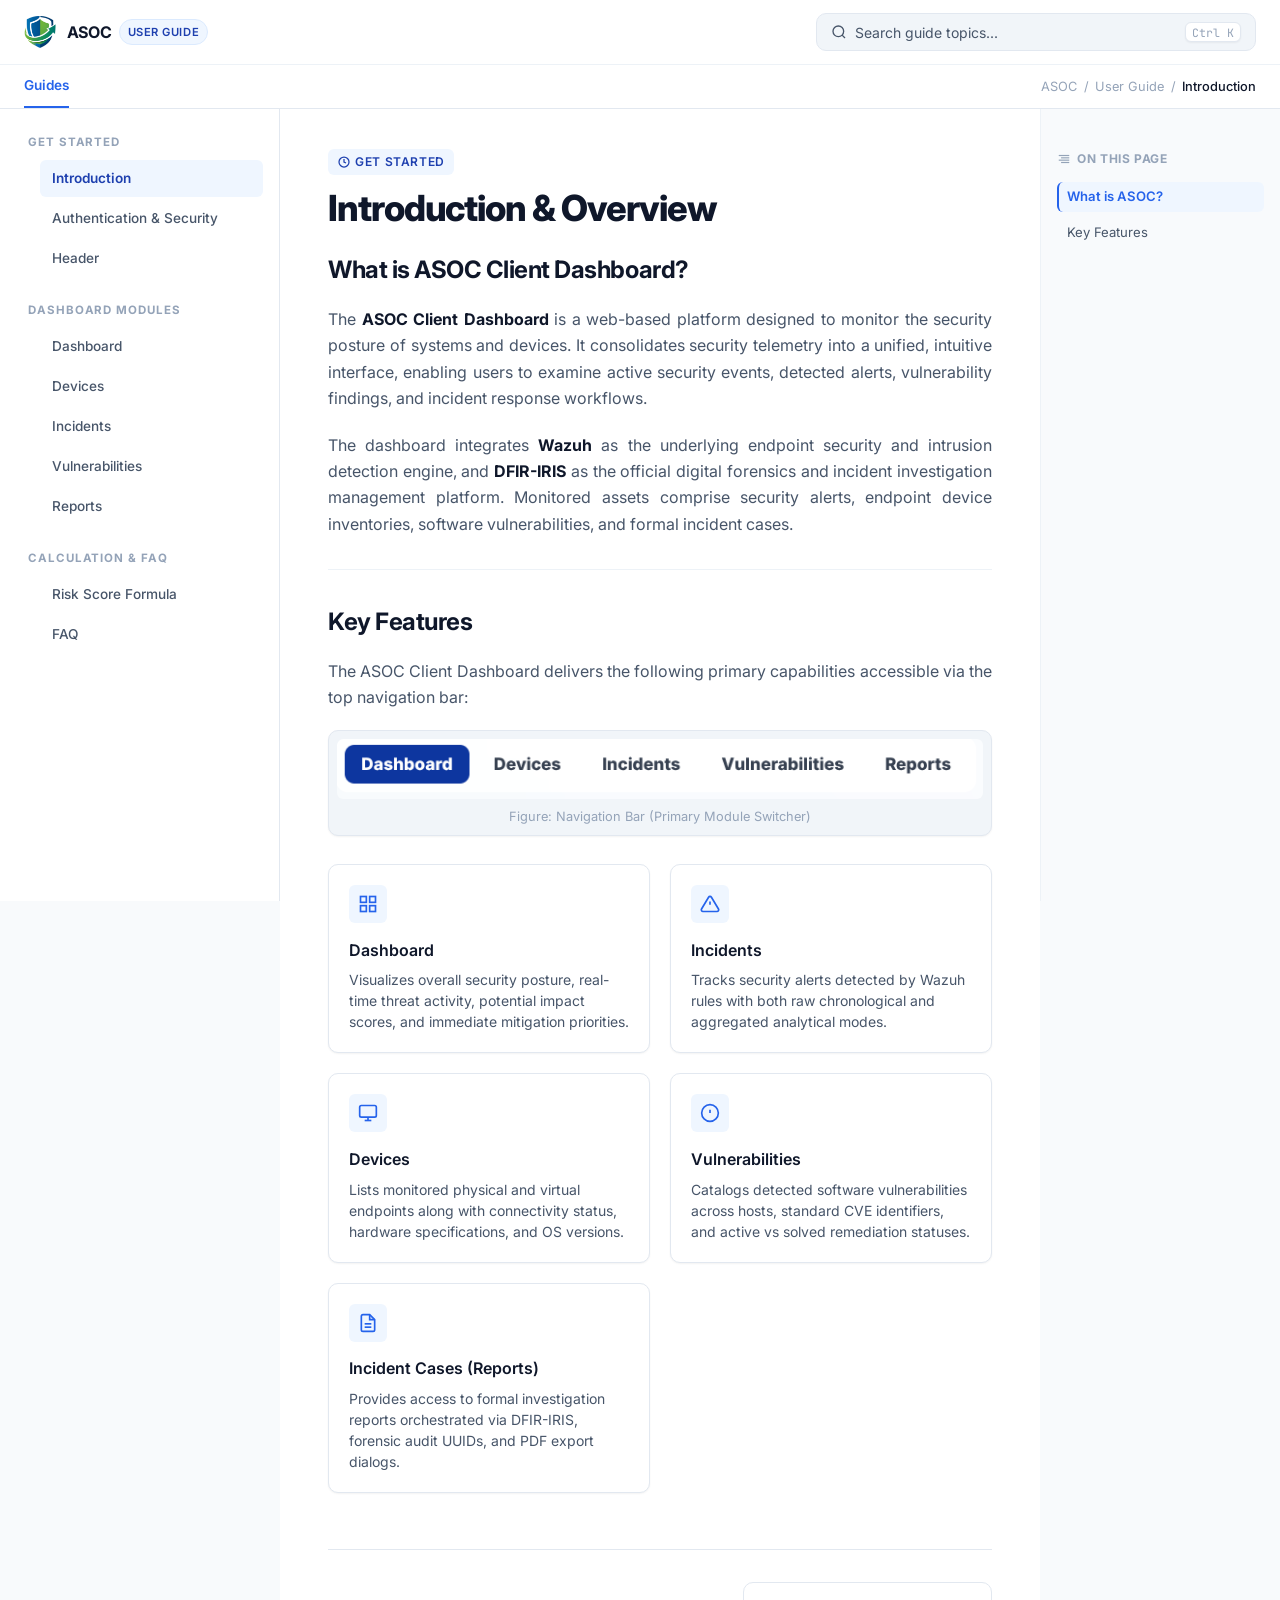
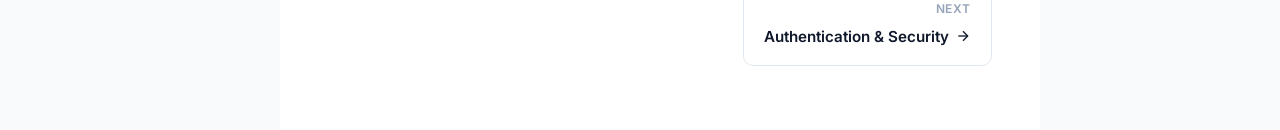
<file: index.html>
<!DOCTYPE html>
<html lang="en">
<head>
  <meta charset="UTF-8">
  <meta name="viewport" content="width=device-width, initial-scale=1.0">
  <meta name="robots" content="noindex, nofollow">
  <title>Introduction - ASOC Client Dashboard User Guide</title>
  <meta name="description" content="Introduction and General Overview of the ASOC Client Dashboard.">
  
  <!-- Favicon / Brand Icon -->
  <link rel="icon" type="image/png" href="assets/images/logo/infoguard.png">
  <link rel="shortcut icon" href="favicon.ico">

  <link rel="preconnect" href="https://fonts.googleapis.com">
  <link rel="preconnect" href="https://fonts.gstatic.com" crossorigin>
  <link href="https://fonts.googleapis.com/css2?family=Inter:wght@400;500;600;700;800&family=JetBrains+Mono:wght@400;500;600&display=swap" rel="stylesheet">
  <link rel="stylesheet" href="assets/css/styles.css">
</head>
<body>

  <!-- Top Sticky Navigation Bar -->
  <header class="site-header">
    <div class="header-top">
      
      <div class="brand-wrapper">
        <button id="mobileMenuBtn" class="mobile-menu-btn" aria-label="Open Navigation Menu">
          <svg width="20" height="20" viewBox="0 0 24 24" fill="none" stroke="currentColor" stroke-width="2" stroke-linecap="round" stroke-linejoin="round">
            <line x1="3" y1="12" x2="21" y2="12"></line>
            <line x1="3" y1="6" x2="21" y2="6"></line>
            <line x1="3" y1="18" x2="21" y2="18"></line>
          </svg>
        </button>

        <a href="index.html" class="brand-logo">
          <img src="assets/images/logo/infoguard.png" alt="InfoGuard Logo" class="brand-logo-img">
          <div class="brand-text">
            <span>ASOC</span>
            <span class="brand-badge">User Guide</span>
          </div>
        </a>
      </div>

      <div class="header-search">
        <button id="searchTriggerBtn" class="search-trigger-btn" aria-label="Search Guide">
          <div class="search-trigger-left">
            <svg width="16" height="16" viewBox="0 0 24 24" fill="none" stroke="currentColor" stroke-width="2">
              <circle cx="11" cy="11" r="8"></circle>
              <line x1="21" y1="21" x2="16.65" y2="16.65"></line>
            </svg>
            <span>Search guide topics...</span>
          </div>
          <kbd class="kbd-shortcut">Ctrl K</kbd>
        </button>
      </div>

    </div>

    <!-- Subnav Tabs: Only Guides -->
    <div class="header-subnav">
      <nav class="subnav-tabs" aria-label="Sub navigation">
        <span class="subnav-tab active">Guides</span>
      </nav>

      <div class="breadcrumb-trail">
        <span>ASOC</span>
        <span>/</span>
        <span>User Guide</span>
        <span>/</span>
        <span style="color: var(--color-text-main); font-weight: 500;">Introduction</span>
      </div>
    </div>
  </header>

  <div id="sidebarBackdrop" class="sidebar-backdrop"></div>

  <div class="layout-container">
    
    <!-- Left Navigation Sidebar: No Numbers -->
    <aside id="sidebarLeft" class="sidebar-left" aria-label="Documentation Navigation">
      <div class="nav-group">
        <div class="nav-group-title">Get Started</div>
        <ul class="nav-items">
          <li>
            <a href="index.html" class="nav-link active">
              <span>Introduction</span>
            </a>
          </li>
          <li>
            <a href="authentication.html" class="nav-link">
              <span>Authentication & Security</span>
            </a>
          </li>
          <li>
            <a href="header.html" class="nav-link">
              <span>Header</span>
            </a>
          </li>
        </ul>
      </div>

      <div class="nav-group">
        <div class="nav-group-title">Dashboard Modules</div>
        <ul class="nav-items">
          <li>
            <a href="dashboard.html" class="nav-link">
              <span>Dashboard</span>
            </a>
          </li>
          <li>
            <a href="devices.html" class="nav-link">
              <span>Devices</span>
            </a>
          </li>
          <li>
            <a href="incidents.html" class="nav-link">
              <span>Incidents</span>
            </a>
          </li>
          <li>
            <a href="vulnerabilities.html" class="nav-link">
              <span>Vulnerabilities</span>
            </a>
          </li>
          <li>
            <a href="reports.html" class="nav-link">
              <span>Reports</span>
            </a>
          </li>
        </ul>
      </div>

      <div class="nav-group">
        <div class="nav-group-title">Calculation & FAQ</div>
        <ul class="nav-items">
          <li>
            <a href="risk-score-formula.html" class="nav-link">
              <span>Risk Score Formula</span>
            </a>
          </li>
          <li>
            <a href="faq.html" class="nav-link">
              <span>FAQ</span>
            </a>
          </li>
        </ul>
      </div>
    </aside>

    <!-- Main Content -->
    <main class="main-content">
      <div class="content-inner">

        <div class="content-category">
          <svg width="12" height="12" viewBox="0 0 24 24" fill="none" stroke="currentColor" stroke-width="2.5">
            <circle cx="12" cy="12" r="10"></circle>
            <polyline points="12 6 12 12 16 14"></polyline>
          </svg>
          Get Started
        </div>

        <h1 class="page-title">Introduction & Overview</h1>

        <!-- Section 1.1 -->
        <section id="what-is-asoc" class="doc-section">
          <h2 class="section-h2">What is ASOC Client Dashboard?</h2>
          <p>
            The <strong>ASOC Client Dashboard</strong> is a web-based platform designed to monitor the security posture of systems and devices. It consolidates security telemetry into a unified, intuitive interface, enabling users to examine active security events, detected alerts, vulnerability findings, and incident response workflows.
          </p>
          <p>
            The dashboard integrates <strong>Wazuh</strong> as the underlying endpoint security and intrusion detection engine, and <strong>DFIR-IRIS</strong> as the official digital forensics and incident investigation management platform. Monitored assets comprise security alerts, endpoint device inventories, software vulnerabilities, and formal incident cases.
          </p>
        </section>

        <!-- Section 1.2 -->
        <section id="key-features" class="doc-section">
          <h2 class="section-h2">Key Features</h2>
          <p>The ASOC Client Dashboard delivers the following primary capabilities accessible via the top navigation bar:</p>

          <div class="doc-image-container" style="max-width: 720px; margin: 1.25rem auto;">
            <img src="assets/images/screenshots/navigation/navbar.png" alt="ASOC Dashboard Navigation Bar" class="doc-image" loading="lazy">
            <div class="doc-image-caption">Figure: Navigation Bar (Primary Module Switcher)</div>
          </div>

          <div class="feature-grid">
            <a href="dashboard.html" class="feature-card">
              <div class="feature-card-icon">
                <svg width="20" height="20" viewBox="0 0 24 24" fill="none" stroke="currentColor" stroke-width="2">
                  <rect x="3" y="3" width="7" height="7"></rect>
                  <rect x="14" y="3" width="7" height="7"></rect>
                  <rect x="14" y="14" width="7" height="7"></rect>
                  <rect x="3" y="14" width="7" height="7"></rect>
                </svg>
              </div>
              <div class="feature-card-title">Dashboard</div>
              <div class="feature-card-desc">Visualizes overall security posture, real-time threat activity, potential impact scores, and immediate mitigation priorities.</div>
            </a>

            <a href="incidents.html" class="feature-card">
              <div class="feature-card-icon">
                <svg width="20" height="20" viewBox="0 0 24 24" fill="none" stroke="currentColor" stroke-width="2">
                  <path d="M10.29 3.86L1.82 18a2 2 0 0 0 1.71 3h16.94a2 2 0 0 0 1.71-3L13.71 3.86a2 2 0 0 0-3.42 0z"></path>
                  <line x1="12" y1="9" x2="12" y2="13"></line>
                  <line x1="12" y1="17" x2="12.01" y2="17"></line>
                </svg>
              </div>
              <div class="feature-card-title">Incidents</div>
              <div class="feature-card-desc">Tracks security alerts detected by Wazuh rules with both raw chronological and aggregated analytical modes.</div>
            </a>

            <a href="devices.html" class="feature-card">
              <div class="feature-card-icon">
                <svg width="20" height="20" viewBox="0 0 24 24" fill="none" stroke="currentColor" stroke-width="2">
                  <rect x="2" y="3" width="20" height="14" rx="2" ry="2"></rect>
                  <line x1="8" y1="21" x2="16" y2="21"></line>
                  <line x1="12" y1="17" x2="12" y2="21"></line>
                </svg>
              </div>
              <div class="feature-card-title">Devices</div>
              <div class="feature-card-desc">Lists monitored physical and virtual endpoints along with connectivity status, hardware specifications, and OS versions.</div>
            </a>

            <a href="vulnerabilities.html" class="feature-card">
              <div class="feature-card-icon">
                <svg width="20" height="20" viewBox="0 0 24 24" fill="none" stroke="currentColor" stroke-width="2">
                  <circle cx="12" cy="12" r="10"></circle>
                  <line x1="12" y1="8" x2="12" y2="12"></line>
                  <line x1="12" y1="16" x2="12.01" y2="16"></line>
                </svg>
              </div>
              <div class="feature-card-title">Vulnerabilities</div>
              <div class="feature-card-desc">Catalogs detected software vulnerabilities across hosts, standard CVE identifiers, and active vs solved remediation statuses.</div>
            </a>

            <a href="reports.html" class="feature-card">
              <div class="feature-card-icon">
                <svg width="20" height="20" viewBox="0 0 24 24" fill="none" stroke="currentColor" stroke-width="2">
                  <path d="M14 2H6a2 2 0 0 0-2 2v16a2 2 0 0 0 2 2h12a2 2 0 0 0 2-2V8z"></path>
                  <polyline points="14 2 14 8 20 8"></polyline>
                  <line x1="16" y1="13" x2="8" y2="13"></line>
                  <line x1="16" y1="17" x2="8" y2="17"></line>
                </svg>
              </div>
              <div class="feature-card-title">Incident Cases (Reports)</div>
              <div class="feature-card-desc">Provides access to formal investigation reports orchestrated via DFIR-IRIS, forensic audit UUIDs, and PDF export dialogs.</div>
            </a>
          </div>
        </section>

        <!-- Pagination -->
        <div class="doc-pagination">
          <div></div>
          <a href="authentication.html" class="pagination-link pagination-next">
            <span class="pagination-label">Next</span>
            <span class="pagination-title">
              Authentication & Security
              <svg width="16" height="16" viewBox="0 0 24 24" fill="none" stroke="currentColor" stroke-width="2">
                <line x1="5" y1="12" x2="19" y2="12"></line>
                <polyline points="12 5 19 12 12 19"></polyline>
              </svg>
            </span>
          </a>
        </div>

      </div>
    </main>

    <!-- Right Sidebar: On this page (Only sub-sections of this page!) -->
    <aside class="sidebar-right" aria-label="On this page navigation">
      <div class="toc-title">
        <svg width="14" height="14" viewBox="0 0 24 24" fill="none" stroke="currentColor" stroke-width="2">
          <line x1="21" y1="10" x2="7" y2="10"></line>
          <line x1="21" y1="6" x2="3" y2="6"></line>
          <line x1="21" y1="14" x2="3" y2="14"></line>
          <line x1="21" y1="18" x2="7" y2="18"></line>
        </svg>
        <span>On this page</span>
      </div>

      <nav>
        <ul class="toc-list">
          <li><a href="#what-is-asoc" class="toc-link active">What is ASOC?</a></li>
          <li><a href="#key-features" class="toc-link">Key Features</a></li>
        </ul>
      </nav>
    </aside>

  </div>

  <!-- Search Modal Dialog -->
  <dialog id="searchDialog" class="search-dialog">
    <div class="search-dialog-header">
      <svg width="18" height="18" viewBox="0 0 24 24" fill="none" stroke="var(--color-primary)" stroke-width="2">
        <circle cx="11" cy="11" r="8"></circle>
        <line x1="21" y1="21" x2="16.65" y2="16.65"></line>
      </svg>
      <input type="search" id="searchInput" class="search-input" placeholder="Search guide topics... (e.g. login, severity, wazuh)" autocomplete="off">
      <button id="searchDialogClose" class="search-dialog-close">ESC</button>
    </div>
    <ul id="searchResultsList" class="search-results-list" role="listbox"></ul>
  </dialog>

  <script src="assets/js/app.js"></script>
</body>
</html>
</file>
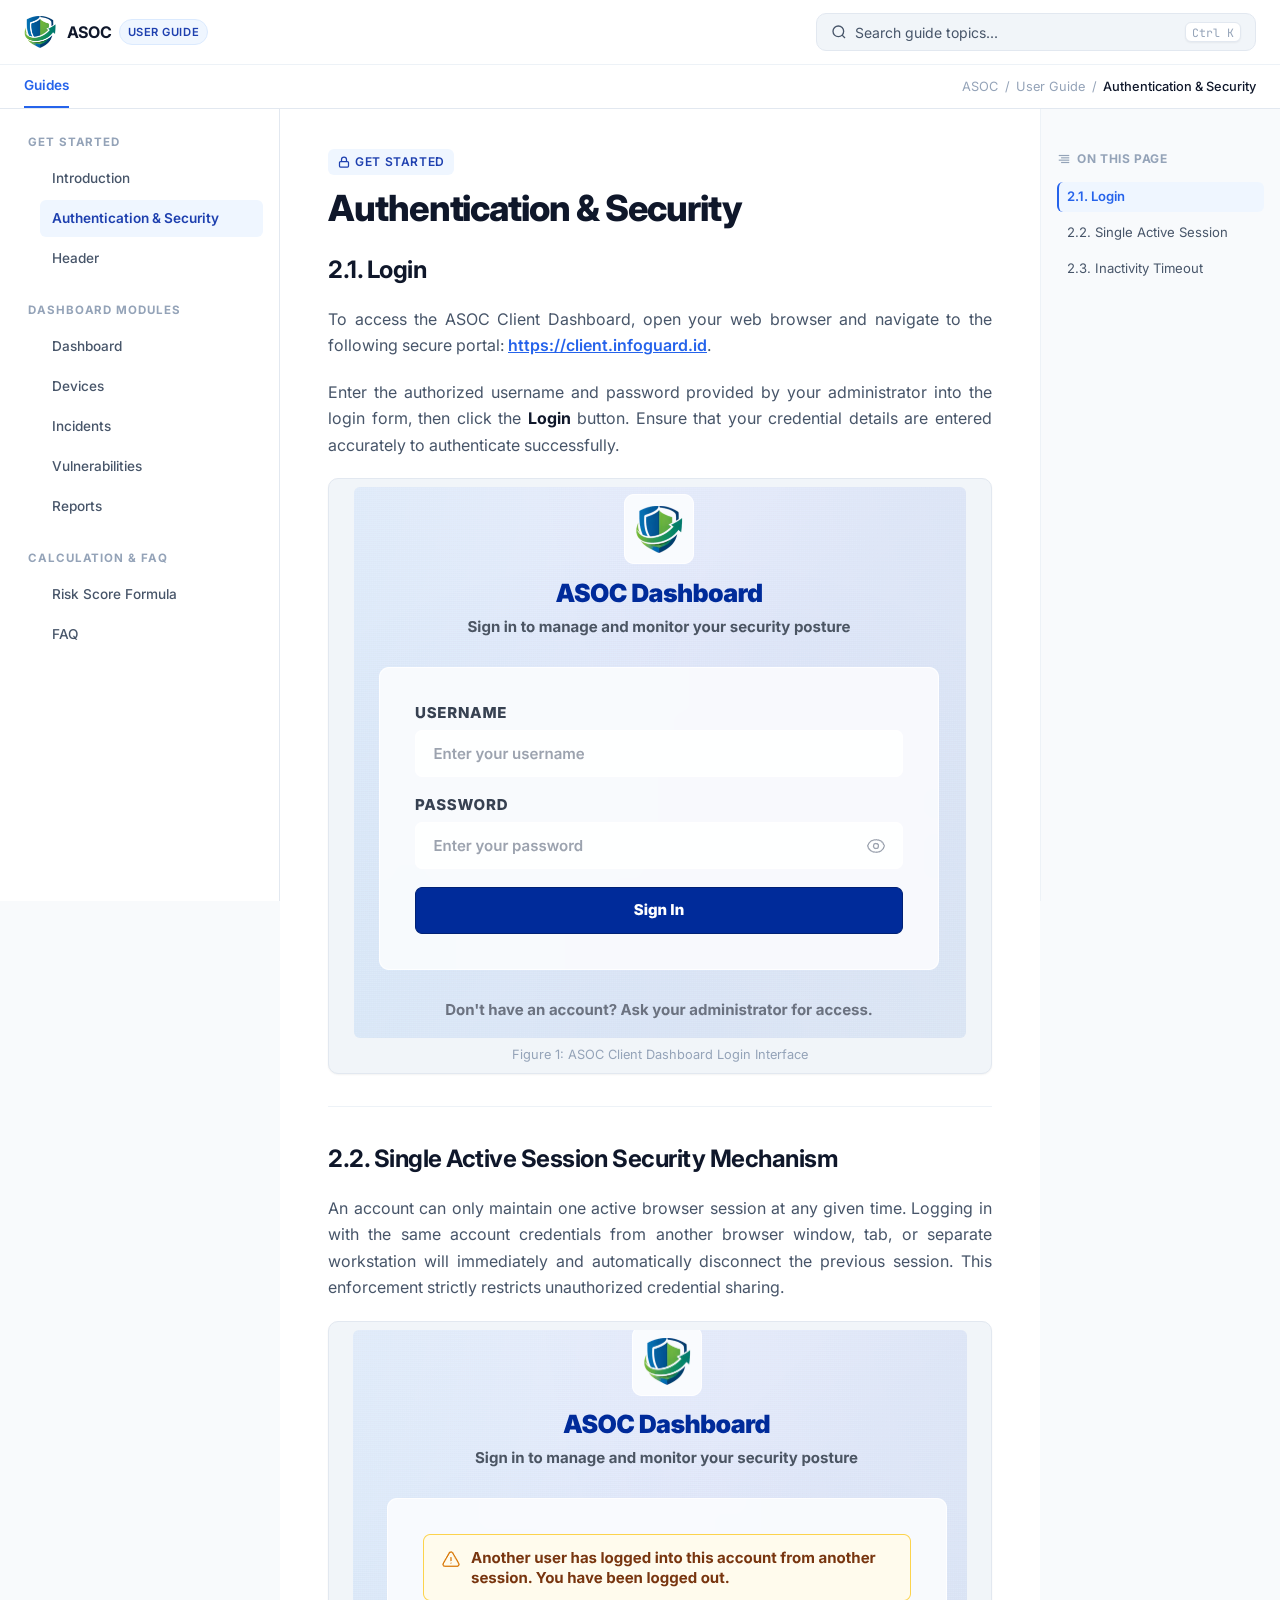
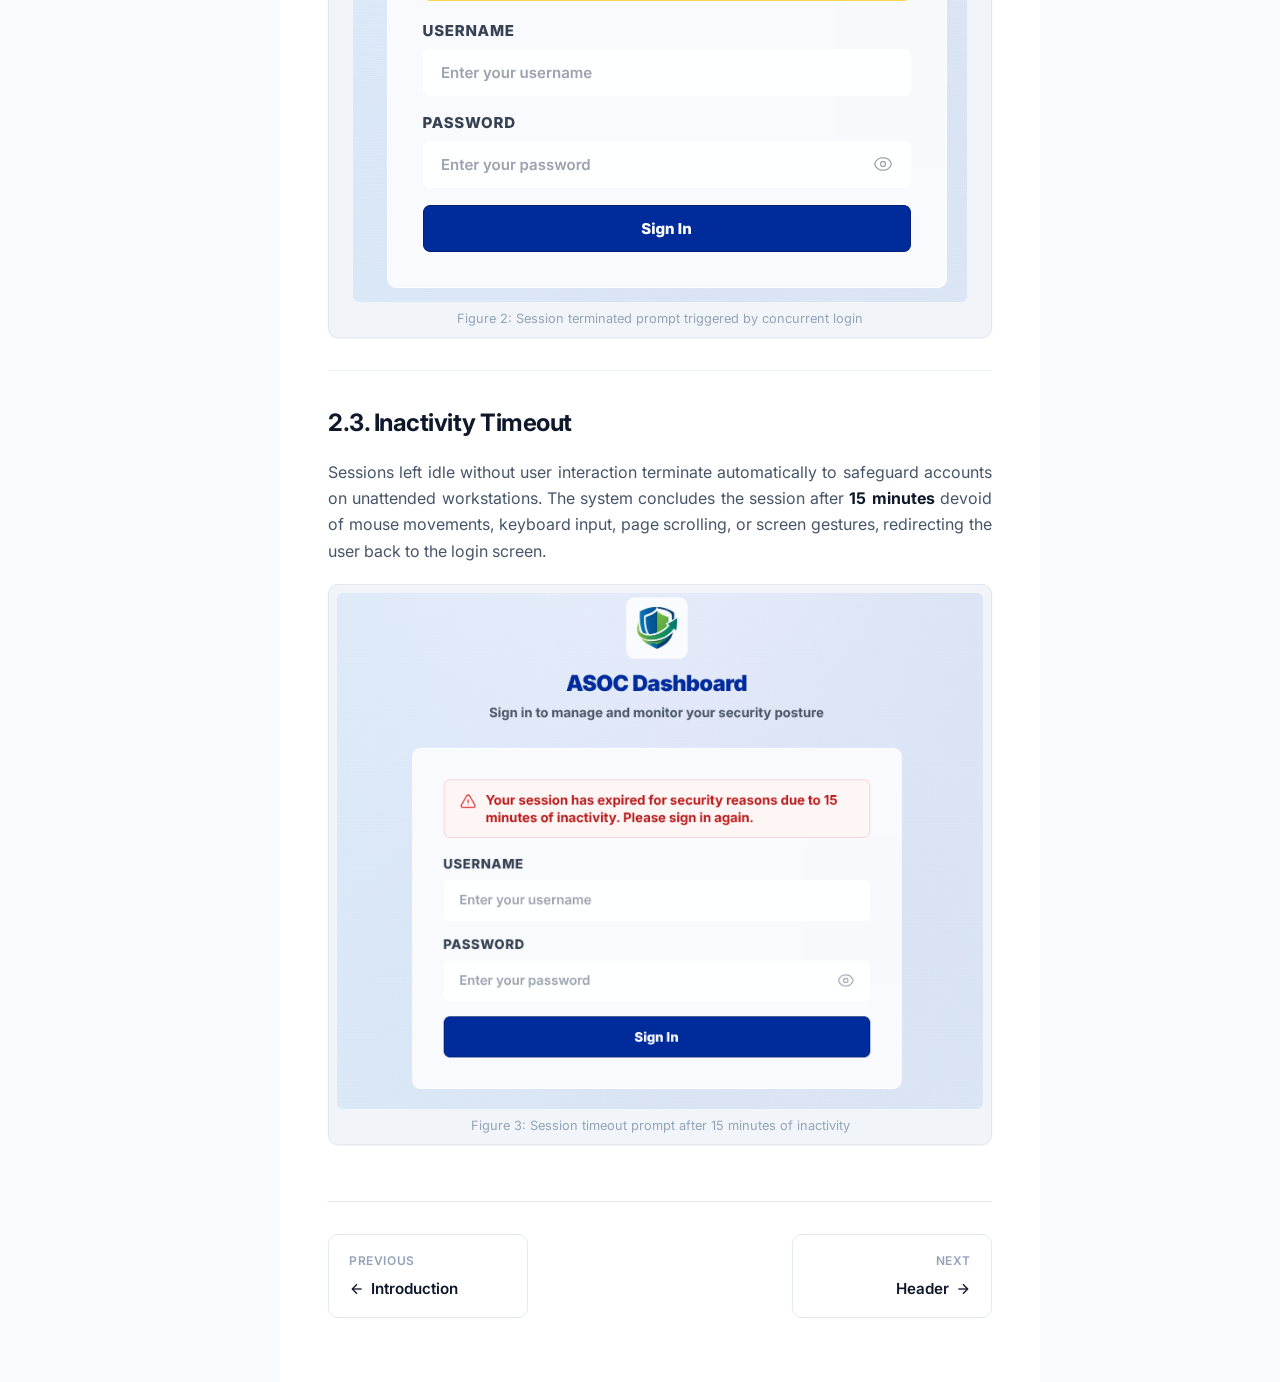
<file: authentication.html>
<!DOCTYPE html>
<html lang="en">
<head>
  <meta charset="UTF-8">
  <meta name="viewport" content="width=device-width, initial-scale=1.0">
  <meta name="robots" content="noindex, nofollow">
  <title>Authentication & Security - ASOC Client Dashboard User Guide</title>
  <meta name="description" content="Guide for user login, single active session, and inactivity timeout on ASOC Client Dashboard.">
  
  <!-- Favicon / Brand Icon -->
  <link rel="icon" type="image/png" href="assets/images/logo/infoguard.png">
  <link rel="shortcut icon" href="favicon.ico">

  <link rel="preconnect" href="https://fonts.googleapis.com">
  <link rel="preconnect" href="https://fonts.gstatic.com" crossorigin>
  <link href="https://fonts.googleapis.com/css2?family=Inter:wght@400;500;600;700;800&family=JetBrains+Mono:wght@400;500;600&display=swap" rel="stylesheet">
  <link rel="stylesheet" href="assets/css/styles.css">
</head>
<body>

  <!-- Top Sticky Navigation Bar -->
  <header class="site-header">
    <div class="header-top">
      
      <div class="brand-wrapper">
        <button id="mobileMenuBtn" class="mobile-menu-btn" aria-label="Open Navigation Menu">
          <svg width="20" height="20" viewBox="0 0 24 24" fill="none" stroke="currentColor" stroke-width="2" stroke-linecap="round" stroke-linejoin="round">
            <line x1="3" y1="12" x2="21" y2="12"></line>
            <line x1="3" y1="6" x2="21" y2="6"></line>
            <line x1="3" y1="18" x2="21" y2="18"></line>
          </svg>
        </button>

        <a href="index.html" class="brand-logo">
          <img src="assets/images/logo/infoguard.png" alt="InfoGuard Logo" class="brand-logo-img">
          <div class="brand-text">
            <span>ASOC</span>
            <span class="brand-badge">User Guide</span>
          </div>
        </a>
      </div>

      <div class="header-search">
        <button id="searchTriggerBtn" class="search-trigger-btn" aria-label="Search Guide">
          <div class="search-trigger-left">
            <svg width="16" height="16" viewBox="0 0 24 24" fill="none" stroke="currentColor" stroke-width="2">
              <circle cx="11" cy="11" r="8"></circle>
              <line x1="21" y1="21" x2="16.65" y2="16.65"></line>
            </svg>
            <span>Search guide topics...</span>
          </div>
          <kbd class="kbd-shortcut">Ctrl K</kbd>
        </button>
      </div>

    </div>

    <!-- Subnav Tabs: Only Guides -->
    <div class="header-subnav">
      <nav class="subnav-tabs" aria-label="Sub navigation">
        <span class="subnav-tab active">Guides</span>
      </nav>

      <div class="breadcrumb-trail">
        <span>ASOC</span>
        <span>/</span>
        <span>User Guide</span>
        <span>/</span>
        <span style="color: var(--color-text-main); font-weight: 500;">Authentication & Security</span>
      </div>
    </div>
  </header>

  <div id="sidebarBackdrop" class="sidebar-backdrop"></div>

  <div class="layout-container">
    
    <!-- Left Navigation Sidebar: No Numbers -->
    <aside id="sidebarLeft" class="sidebar-left" aria-label="Documentation Navigation">
      <div class="nav-group">
        <div class="nav-group-title">Get Started</div>
        <ul class="nav-items">
          <li>
            <a href="index.html" class="nav-link">
              <span>Introduction</span>
            </a>
          </li>
          <li>
            <a href="authentication.html" class="nav-link active">
              <span>Authentication & Security</span>
            </a>
          </li>
          <li>
            <a href="header.html" class="nav-link">
              <span>Header</span>
            </a>
          </li>
        </ul>
      </div>

      <div class="nav-group">
        <div class="nav-group-title">Dashboard Modules</div>
        <ul class="nav-items">
          <li>
            <a href="dashboard.html" class="nav-link">
              <span>Dashboard</span>
            </a>
          </li>
          <li>
            <a href="devices.html" class="nav-link">
              <span>Devices</span>
            </a>
          </li>
          <li>
            <a href="incidents.html" class="nav-link">
              <span>Incidents</span>
            </a>
          </li>
          <li>
            <a href="vulnerabilities.html" class="nav-link">
              <span>Vulnerabilities</span>
            </a>
          </li>
          <li>
            <a href="reports.html" class="nav-link">
              <span>Reports</span>
            </a>
          </li>
        </ul>
      </div>

      <div class="nav-group">
        <div class="nav-group-title">Calculation & FAQ</div>
        <ul class="nav-items">
          <li>
            <a href="risk-score-formula.html" class="nav-link">
              <span>Risk Score Formula</span>
            </a>
          </li>
          <li>
            <a href="faq.html" class="nav-link">
              <span>FAQ</span>
            </a>
          </li>
        </ul>
      </div>
    </aside>

    <!-- Main Content -->
    <main class="main-content">
      <div class="content-inner">

        <div class="content-category">
          <svg width="12" height="12" viewBox="0 0 24 24" fill="none" stroke="currentColor" stroke-width="2.5">
            <rect x="3" y="11" width="18" height="11" rx="2" ry="2"></rect>
            <path d="M7 11V7a5 5 0 0 1 10 0v4"></path>
          </svg>
          Get Started
        </div>

        <h1 class="page-title">Authentication & Security</h1>

        <!-- Section 2.1 -->
        <section id="login" class="doc-section">
          <h2 class="section-h2">2.1. Login</h2>
          <p>
            To access the ASOC Client Dashboard, open your web browser and navigate to the following secure portal: <a href="https://client.infoguard.id" target="_blank" rel="noopener noreferrer" style="color: var(--color-primary); font-weight: 600;">https://client.infoguard.id</a>.
          </p>
          <p>
            Enter the authorized username and password provided by your administrator into the login form, then click the <strong>Login</strong> button. Ensure that your credential details are entered accurately to authenticate successfully.
          </p>

          <div class="doc-image-container">
            <img src="assets/images/screenshots/auth/login-page.png" alt="ASOC Client Dashboard Login Screen" class="doc-image" loading="lazy">
            <div class="doc-image-caption">Figure 1: ASOC Client Dashboard Login Interface</div>
          </div>
        </section>

        <!-- Section 2.2 -->
        <section id="single-session" class="doc-section">
          <h2 class="section-h2">2.2. Single Active Session Security Mechanism</h2>
          <p>
            An account can only maintain one active browser session at any given time. Logging in with the same account credentials from another browser window, tab, or separate workstation will immediately and automatically disconnect the previous session. This enforcement strictly restricts unauthorized credential sharing.
          </p>

          <div class="doc-image-container">
            <img src="assets/images/screenshots/auth/another-user-logged-in.png" alt="Single Active Session Notification Prompt" class="doc-image" loading="lazy">
            <div class="doc-image-caption">Figure 2: Session terminated prompt triggered by concurrent login</div>
          </div>
        </section>

        <!-- Section 2.3 -->
        <section id="inactivity-timeout" class="doc-section">
          <h2 class="section-h2">2.3. Inactivity Timeout</h2>
          <p>
            Sessions left idle without user interaction terminate automatically to safeguard accounts on unattended workstations. The system concludes the session after <strong>15 minutes</strong> devoid of mouse movements, keyboard input, page scrolling, or screen gestures, redirecting the user back to the login screen.
          </p>

          <div class="doc-image-container">
            <img src="assets/images/screenshots/auth/session-timeout.png" alt="15-minute Session Timeout Warning" class="doc-image" loading="lazy">
            <div class="doc-image-caption">Figure 3: Session timeout prompt after 15 minutes of inactivity</div>
          </div>
        </section>

        <!-- Pagination -->
        <div class="doc-pagination">
          <a href="index.html" class="pagination-link">
            <span class="pagination-label">Previous</span>
            <span class="pagination-title">
              <svg width="16" height="16" viewBox="0 0 24 24" fill="none" stroke="currentColor" stroke-width="2">
                <line x1="19" y1="12" x2="5" y2="12"></line>
                <polyline points="12 19 5 12 12 5"></polyline>
              </svg>
              Introduction
            </span>
          </a>

          <a href="header.html" class="pagination-link pagination-next">
            <span class="pagination-label">Next</span>
            <span class="pagination-title">
              Header
              <svg width="16" height="16" viewBox="0 0 24 24" fill="none" stroke="currentColor" stroke-width="2">
                <line x1="5" y1="12" x2="19" y2="12"></line>
                <polyline points="12 5 19 12 12 19"></polyline>
              </svg>
            </span>
          </a>
        </div>

      </div>
    </main>

    <!-- Right Sidebar: On this page (Only sub-sections of this page!) -->
    <aside class="sidebar-right" aria-label="On this page navigation">
      <div class="toc-title">
        <svg width="14" height="14" viewBox="0 0 24 24" fill="none" stroke="currentColor" stroke-width="2">
          <line x1="21" y1="10" x2="7" y2="10"></line>
          <line x1="21" y1="6" x2="3" y2="6"></line>
          <line x1="21" y1="14" x2="3" y2="14"></line>
          <line x1="21" y1="18" x2="7" y2="18"></line>
        </svg>
        <span>On this page</span>
      </div>

      <nav>
        <ul class="toc-list">
          <li><a href="#login" class="toc-link active">2.1. Login</a></li>
          <li><a href="#single-session" class="toc-link">2.2. Single Active Session</a></li>
          <li><a href="#inactivity-timeout" class="toc-link">2.3. Inactivity Timeout</a></li>
        </ul>
      </nav>
    </aside>

  </div>

  <!-- Search Modal Dialog -->
  <dialog id="searchDialog" class="search-dialog">
    <div class="search-dialog-header">
      <svg width="18" height="18" viewBox="0 0 24 24" fill="none" stroke="var(--color-primary)" stroke-width="2">
        <circle cx="11" cy="11" r="8"></circle>
        <line x1="21" y1="21" x2="16.65" y2="16.65"></line>
      </svg>
      <input type="search" id="searchInput" class="search-input" placeholder="Search guide topics... (e.g. login, session, timeout)" autocomplete="off">
      <button id="searchDialogClose" class="search-dialog-close">ESC</button>
    </div>
    <ul id="searchResultsList" class="search-results-list" role="listbox"></ul>
  </dialog>

  <script src="assets/js/app.js"></script>
</body>
</html>
</file>
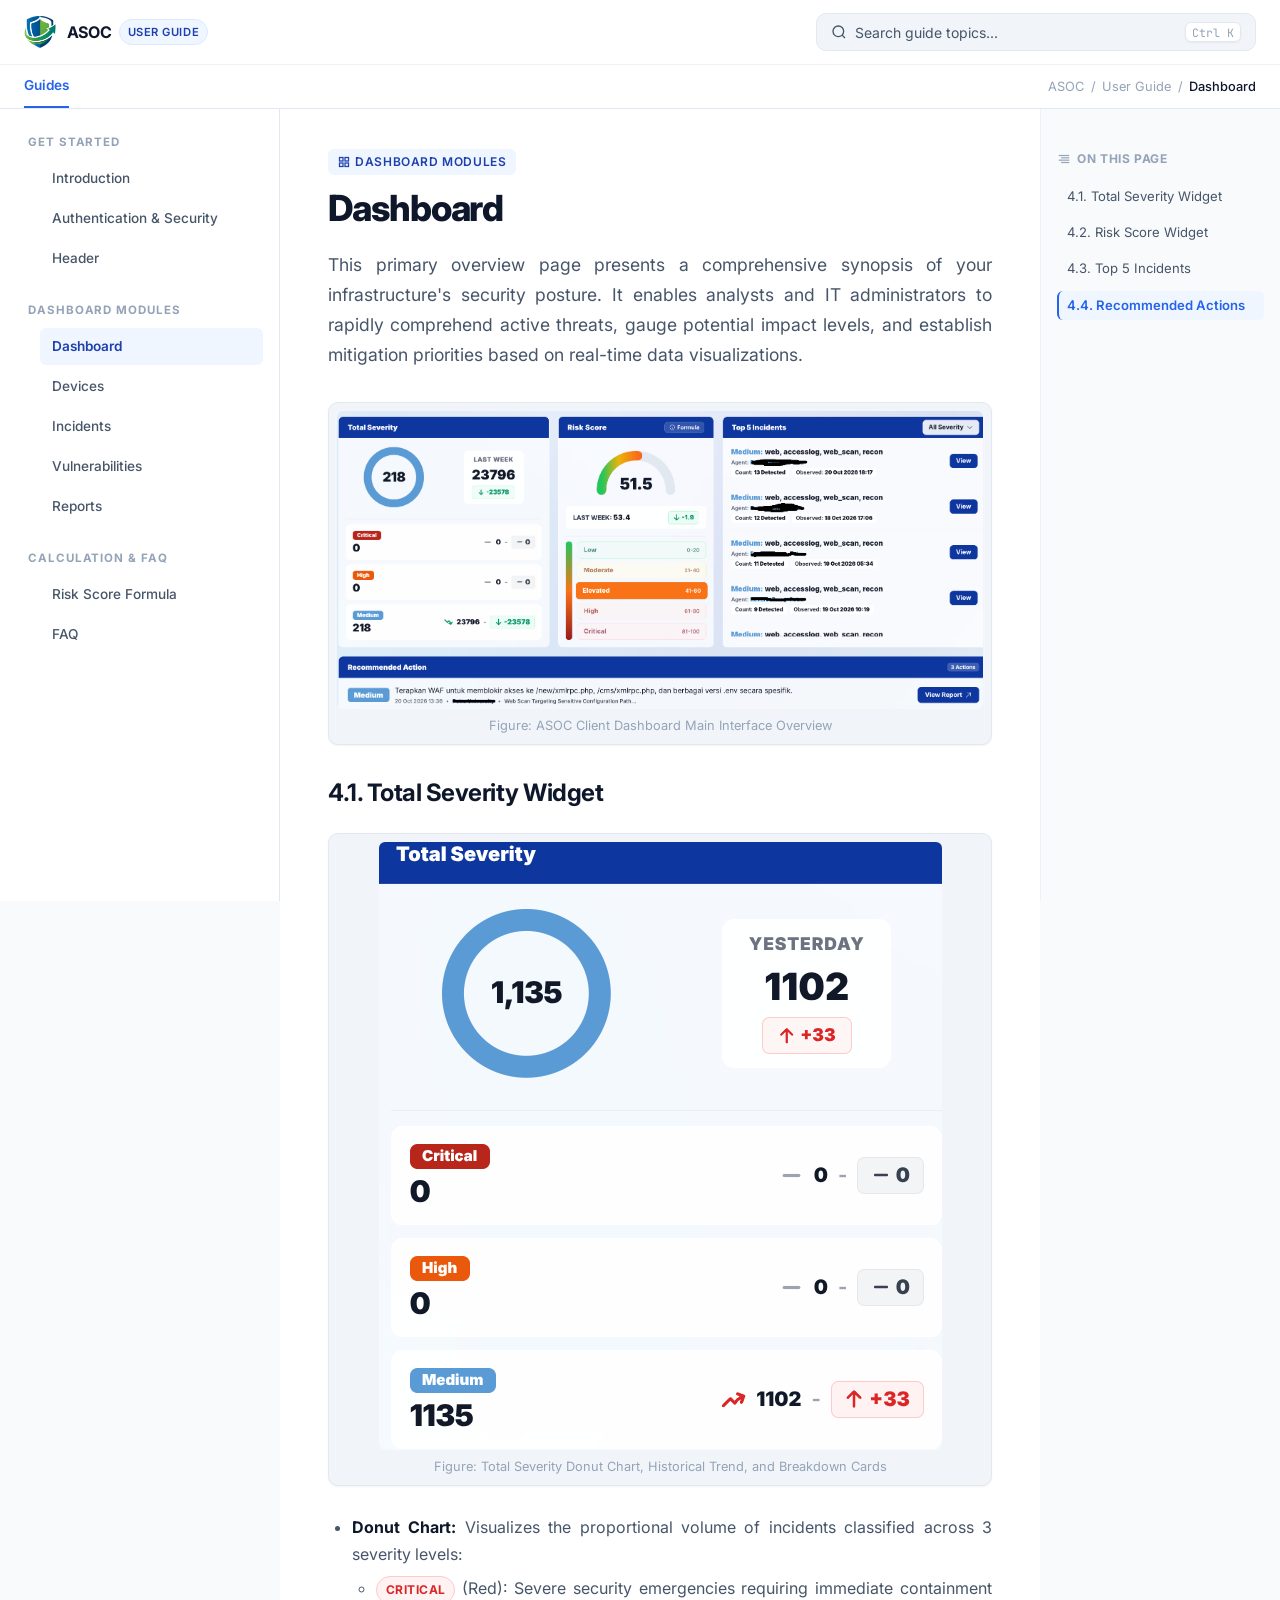
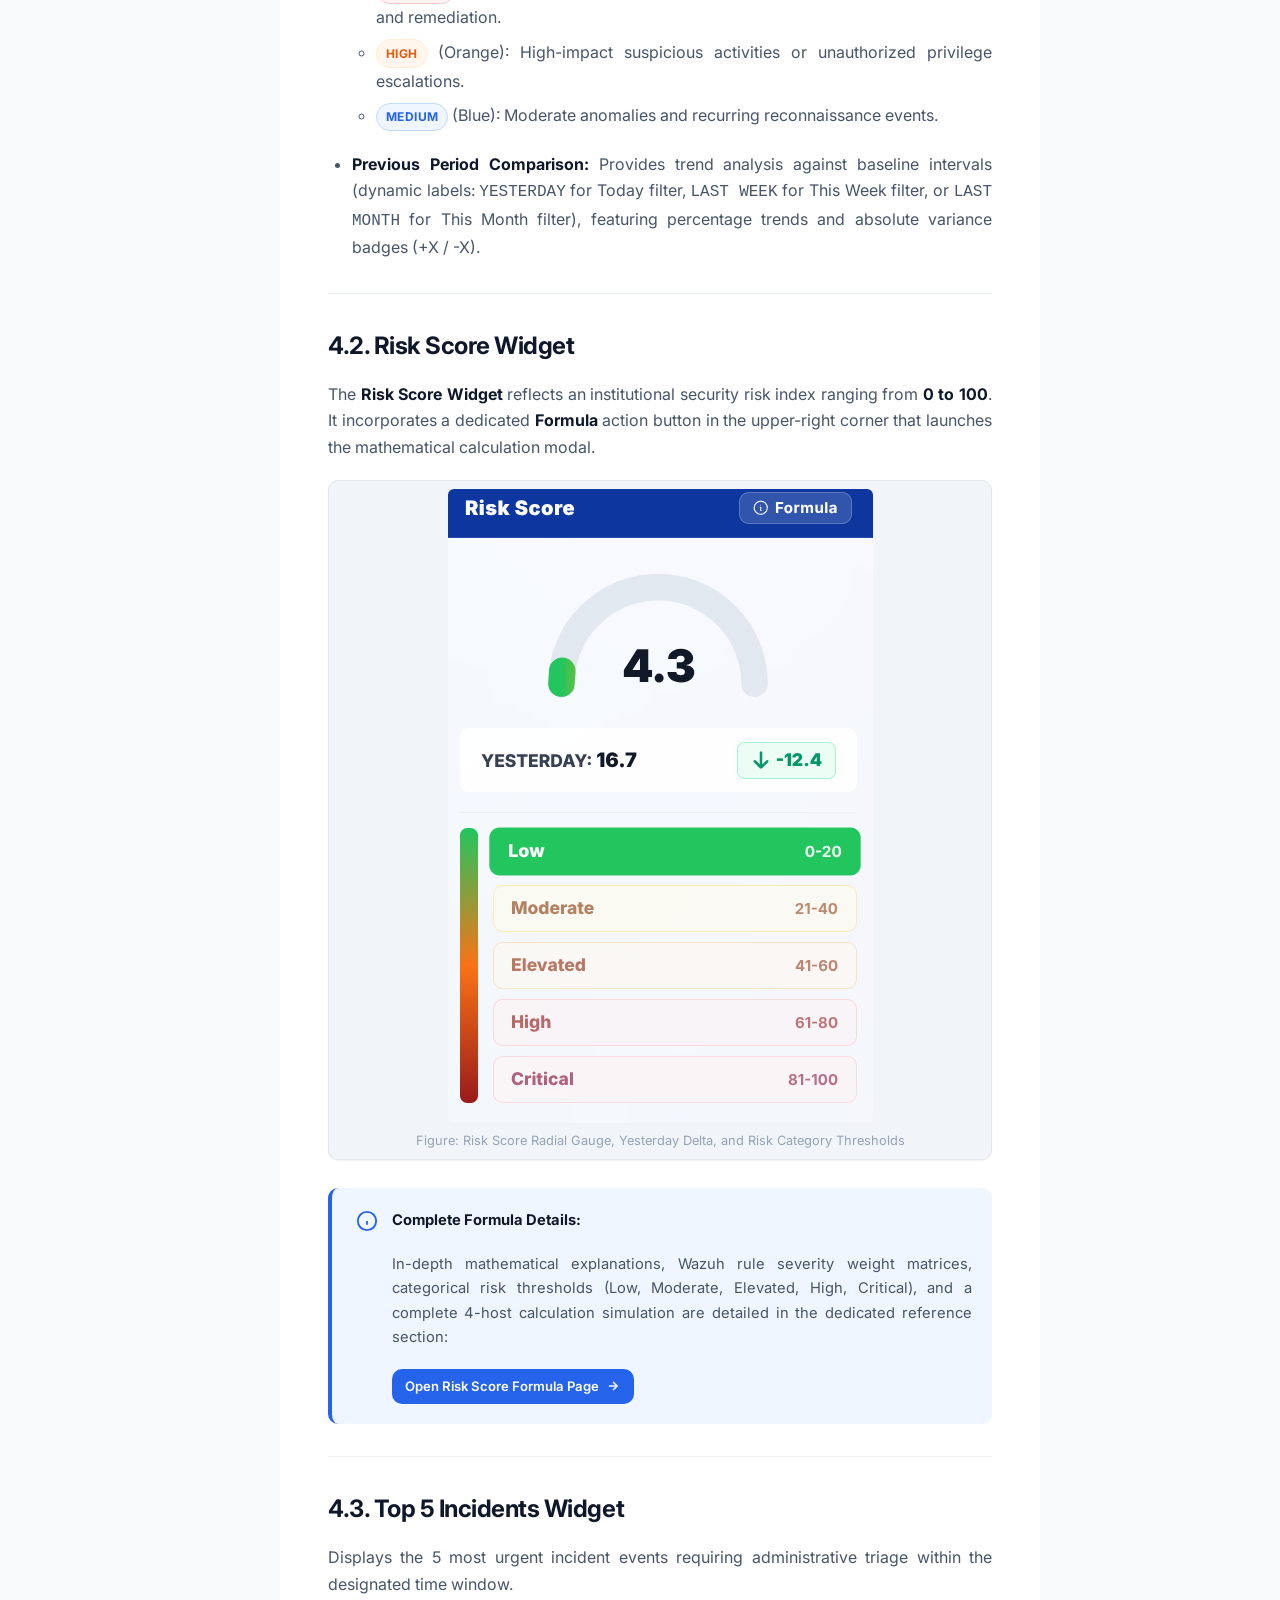
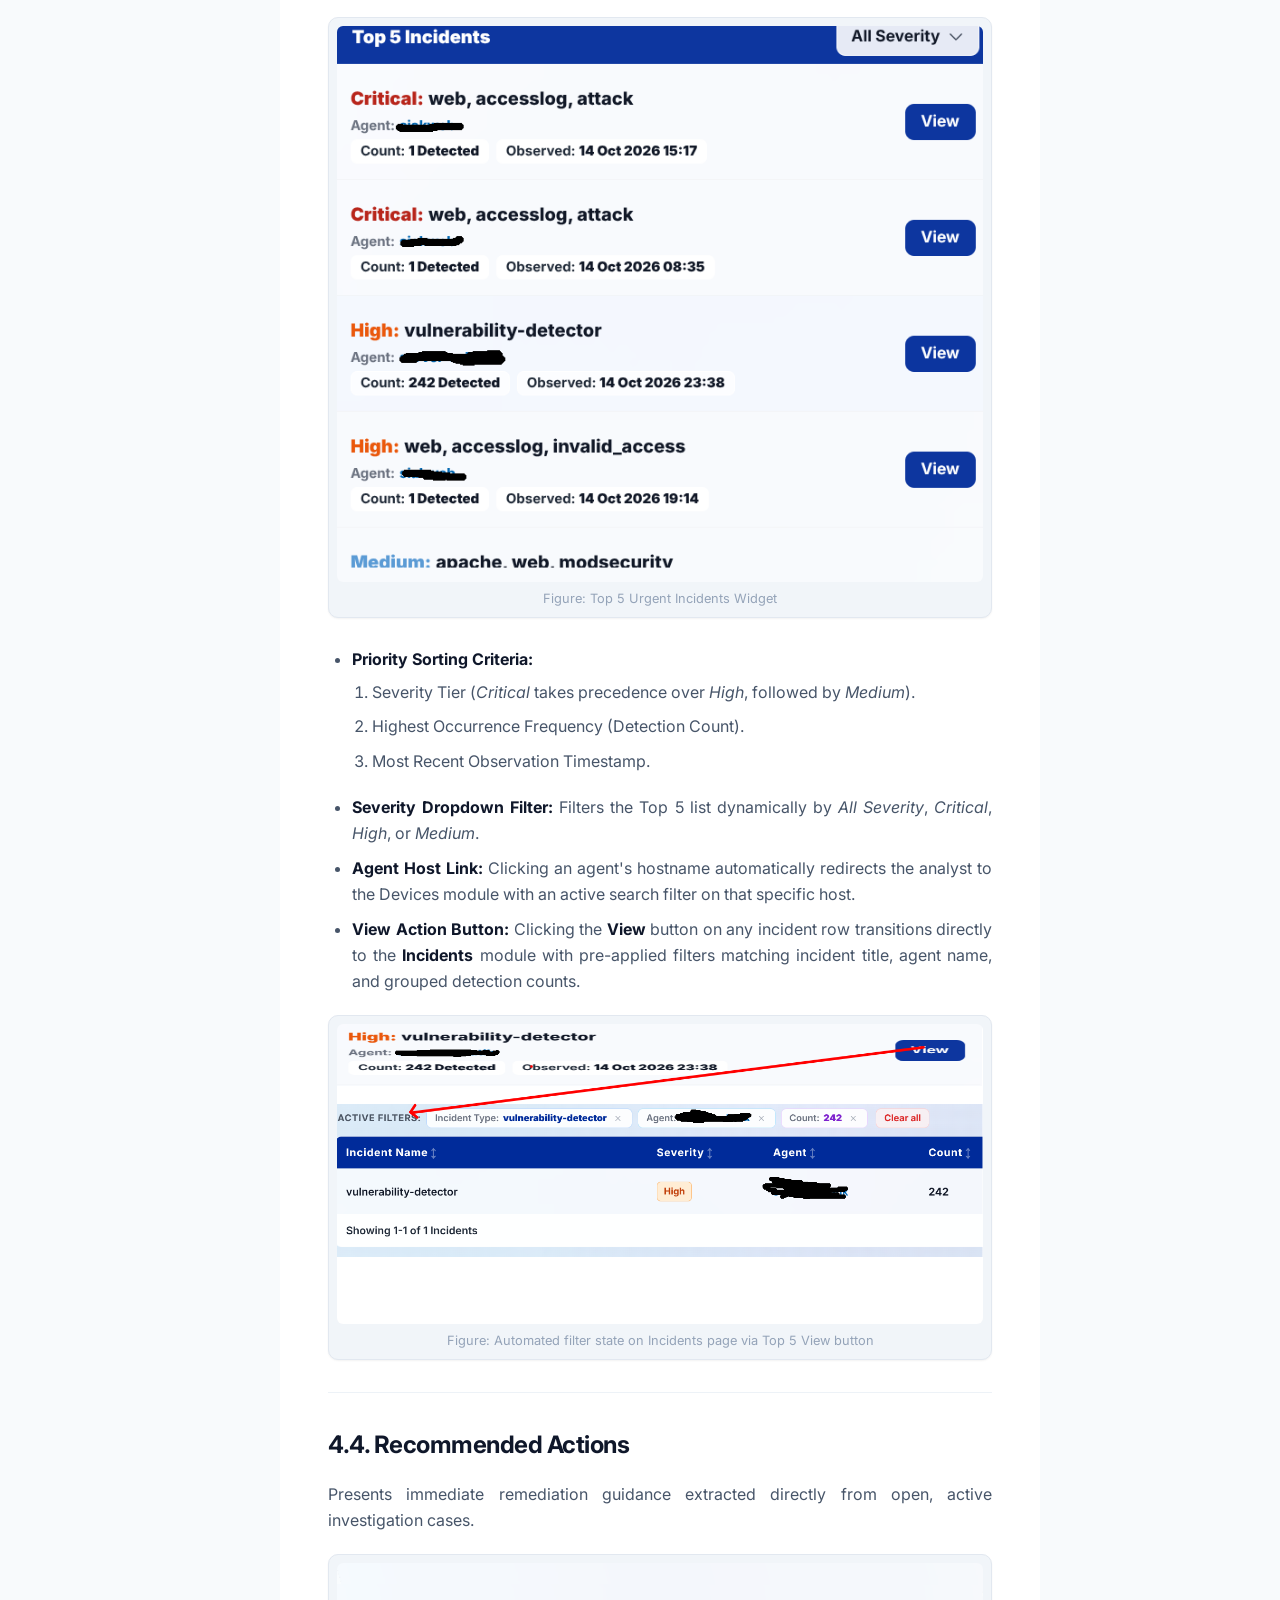
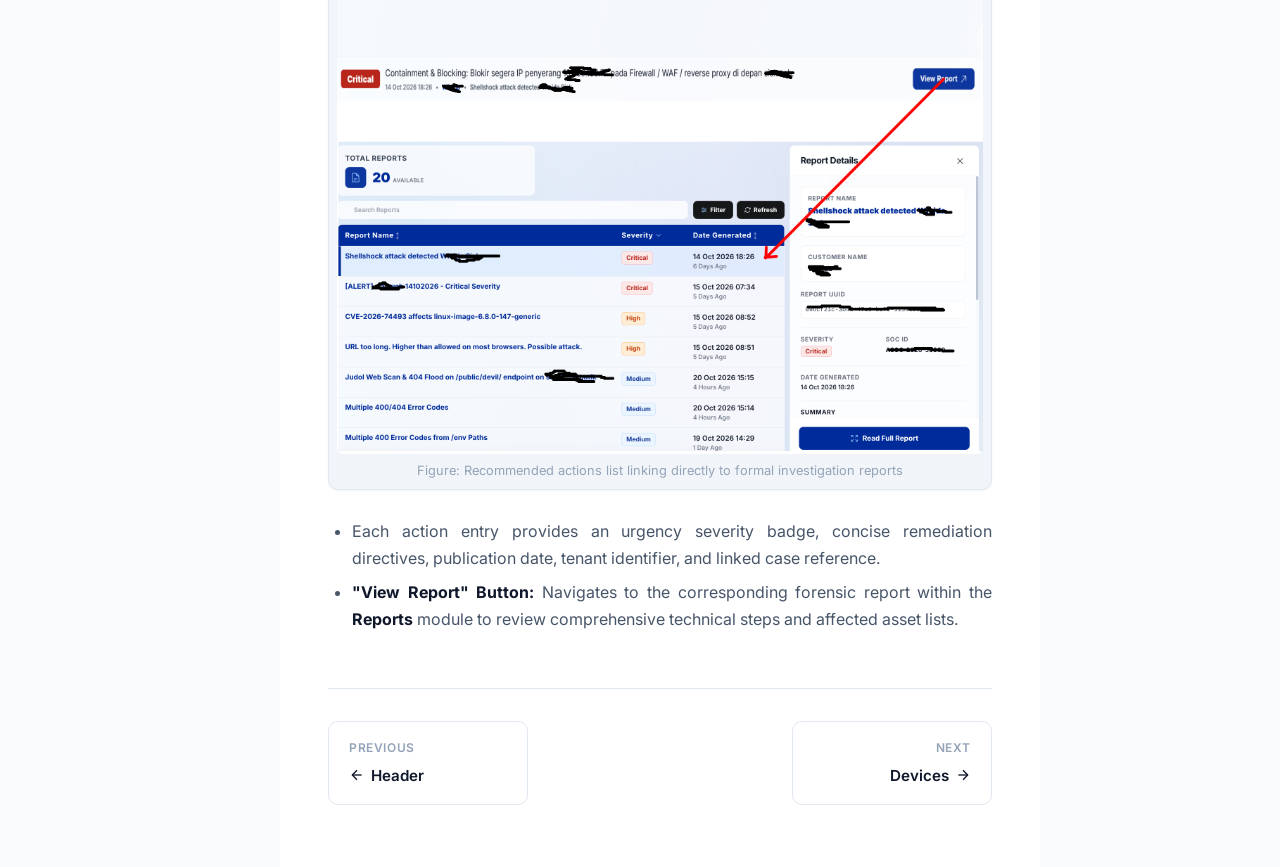
<file: dashboard.html>
<!DOCTYPE html>
<html lang="en">
<head>
  <meta charset="UTF-8">
  <meta name="viewport" content="width=device-width, initial-scale=1.0">
  <meta name="robots" content="noindex, nofollow">
  <title>Dashboard - ASOC Client Dashboard User Guide</title>
  <meta name="description" content="Overview and usage guide for the ASOC Client Dashboard: Total Severity, Risk Score, Top 5 Incidents, and Recommended Actions.">
  
  <!-- Favicon / Brand Icon -->
  <link rel="icon" type="image/png" href="assets/images/logo/infoguard.png">
  <link rel="shortcut icon" href="favicon.ico">

  <link rel="preconnect" href="https://fonts.googleapis.com">
  <link rel="preconnect" href="https://fonts.gstatic.com" crossorigin>
  <link href="https://fonts.googleapis.com/css2?family=Inter:wght@400;500;600;700;800&family=JetBrains+Mono:wght@400;500;600&display=swap" rel="stylesheet">
  <link rel="stylesheet" href="assets/css/styles.css">
</head>
<body>

  <!-- Top Sticky Navigation Bar -->
  <header class="site-header">
    <div class="header-top">
      
      <div class="brand-wrapper">
        <button id="mobileMenuBtn" class="mobile-menu-btn" aria-label="Open Navigation Menu">
          <svg width="20" height="20" viewBox="0 0 24 24" fill="none" stroke="currentColor" stroke-width="2" stroke-linecap="round" stroke-linejoin="round">
            <line x1="3" y1="12" x2="21" y2="12"></line>
            <line x1="3" y1="6" x2="21" y2="6"></line>
            <line x1="3" y1="18" x2="21" y2="18"></line>
          </svg>
        </button>

        <a href="index.html" class="brand-logo">
          <img src="assets/images/logo/infoguard.png" alt="InfoGuard Logo" class="brand-logo-img">
          <div class="brand-text">
            <span>ASOC</span>
            <span class="brand-badge">User Guide</span>
          </div>
        </a>
      </div>

      <div class="header-search">
        <button id="searchTriggerBtn" class="search-trigger-btn" aria-label="Search Guide">
          <div class="search-trigger-left">
            <svg width="16" height="16" viewBox="0 0 24 24" fill="none" stroke="currentColor" stroke-width="2">
              <circle cx="11" cy="11" r="8"></circle>
              <line x1="21" y1="21" x2="16.65" y2="16.65"></line>
            </svg>
            <span>Search guide topics...</span>
          </div>
          <kbd class="kbd-shortcut">Ctrl K</kbd>
        </button>
      </div>

    </div>

    <!-- Subnav Tabs: Only Guides -->
    <div class="header-subnav">
      <nav class="subnav-tabs" aria-label="Sub navigation">
        <span class="subnav-tab active">Guides</span>
      </nav>

      <div class="breadcrumb-trail">
        <span>ASOC</span>
        <span>/</span>
        <span>User Guide</span>
        <span>/</span>
        <span style="color: var(--color-text-main); font-weight: 500;">Dashboard</span>
      </div>
    </div>
  </header>

  <div id="sidebarBackdrop" class="sidebar-backdrop"></div>

  <div class="layout-container">
    
    <!-- Left Navigation Sidebar: No Numbers -->
    <aside id="sidebarLeft" class="sidebar-left" aria-label="Documentation Navigation">
      <div class="nav-group">
        <div class="nav-group-title">Get Started</div>
        <ul class="nav-items">
          <li>
            <a href="index.html" class="nav-link">
              <span>Introduction</span>
            </a>
          </li>
          <li>
            <a href="authentication.html" class="nav-link">
              <span>Authentication & Security</span>
            </a>
          </li>
          <li>
            <a href="header.html" class="nav-link">
              <span>Header</span>
            </a>
          </li>
        </ul>
      </div>

      <div class="nav-group">
        <div class="nav-group-title">Dashboard Modules</div>
        <ul class="nav-items">
          <li>
            <a href="dashboard.html" class="nav-link active">
              <span>Dashboard</span>
            </a>
          </li>
          <li>
            <a href="devices.html" class="nav-link">
              <span>Devices</span>
            </a>
          </li>
          <li>
            <a href="incidents.html" class="nav-link">
              <span>Incidents</span>
            </a>
          </li>
          <li>
            <a href="vulnerabilities.html" class="nav-link">
              <span>Vulnerabilities</span>
            </a>
          </li>
          <li>
            <a href="reports.html" class="nav-link">
              <span>Reports</span>
            </a>
          </li>
        </ul>
      </div>

      <div class="nav-group">
        <div class="nav-group-title">Calculation & FAQ</div>
        <ul class="nav-items">
          <li>
            <a href="risk-score-formula.html" class="nav-link">
              <span>Risk Score Formula</span>
            </a>
          </li>
          <li>
            <a href="faq.html" class="nav-link">
              <span>FAQ</span>
            </a>
          </li>
        </ul>
      </div>
    </aside>

    <!-- Main Content -->
    <main class="main-content">
      <div class="content-inner">

        <div class="content-category">
          <svg width="12" height="12" viewBox="0 0 24 24" fill="none" stroke="currentColor" stroke-width="2.5">
            <rect x="3" y="3" width="7" height="7"></rect>
            <rect x="14" y="3" width="7" height="7"></rect>
            <rect x="14" y="14" width="7" height="7"></rect>
            <rect x="3" y="14" width="7" height="7"></rect>
          </svg>
          Dashboard Modules
        </div>

        <h1 class="page-title">Dashboard</h1>
        <p class="lead-paragraph">
          This primary overview page presents a comprehensive synopsis of your infrastructure's security posture. It enables analysts and IT administrators to rapidly comprehend active threats, gauge potential impact levels, and establish mitigation priorities based on real-time data visualizations.
        </p>

        <div class="doc-image-container">
          <img src="assets/images/screenshots/dashboard/dashboard-overview.png" alt="ASOC Dashboard Main View" class="doc-image" loading="lazy">
          <div class="doc-image-caption">Figure: ASOC Client Dashboard Main Interface Overview</div>
        </div>

        <!-- Section 4.1 -->
        <section id="total-severity" class="doc-section">
          <h2 class="section-h2">4.1. Total Severity Widget</h2>

          <div class="doc-image-container">
            <img src="assets/images/screenshots/dashboard/total-severity-widget.png" alt="Total Severity KPI and Donut Widget" class="doc-image" loading="lazy">
            <div class="doc-image-caption">Figure: Total Severity Donut Chart, Historical Trend, and Breakdown Cards</div>
          </div>

          <ul>
            <li>
              <strong>Donut Chart:</strong> Visualizes the proportional volume of incidents classified across 3 severity levels:
              <ul style="margin-top: 0.5rem;">
                <li><span class="badge-severity badge-critical">Critical</span> (Red): Severe security emergencies requiring immediate containment and remediation.</li>
                <li><span class="badge-severity badge-high">High</span> (Orange): High-impact suspicious activities or unauthorized privilege escalations.</li>
                <li><span class="badge-severity badge-medium">Medium</span> (Blue): Moderate anomalies and recurring reconnaissance events.</li>
              </ul>
            </li>
            <li>
              <strong>Previous Period Comparison:</strong> Provides trend analysis against baseline intervals (dynamic labels: <code>YESTERDAY</code> for Today filter, <code>LAST WEEK</code> for This Week filter, or <code>LAST MONTH</code> for This Month filter), featuring percentage trends and absolute variance badges (+X / -X).
            </li>
          </ul>
        </section>

        <!-- Section 4.2 -->
        <section id="risk-score-overview" class="doc-section">
          <h2 class="section-h2">4.2. Risk Score Widget</h2>
          <p>
            The <strong>Risk Score Widget</strong> reflects an institutional security risk index ranging from <strong>0 to 100</strong>. It incorporates a dedicated <strong>Formula</strong> action button in the upper-right corner that launches the mathematical calculation modal.
          </p>

          <div class="doc-image-container">
            <img src="assets/images/screenshots/dashboard/risk-score-widget.png" alt="Risk Score Widget" class="doc-image" loading="lazy">
            <div class="doc-image-caption">Figure: Risk Score Radial Gauge, Yesterday Delta, and Risk Category Thresholds</div>
          </div>

          <div class="callout">
            <div class="callout-icon">
              <svg width="22" height="22" viewBox="0 0 24 24" fill="none" stroke="currentColor" stroke-width="2">
                <circle cx="12" cy="12" r="10"></circle>
                <line x1="12" y1="16" x2="12" y2="12"></line>
                <line x1="12" y1="8" x2="12.01" y2="8"></line>
              </svg>
            </div>
            <div class="callout-body">
              <p><strong>Complete Formula Details:</strong></p>
              <p>
                In-depth mathematical explanations, Wazuh rule severity weight matrices, categorical risk thresholds (Low, Moderate, Elevated, High, Critical), and a complete 4-host calculation simulation are detailed in the dedicated reference section:
              </p>
              <p style="margin-top: 0.75rem;">
                <a href="risk-score-formula.html" class="btn-dashboard-back" style="display: inline-flex; font-size: 0.82rem; padding: 0.4rem 0.85rem;">
                  <span>Open Risk Score Formula Page</span>
                  <svg width="14" height="14" viewBox="0 0 24 24" fill="none" stroke="currentColor" stroke-width="2.5">
                    <line x1="5" y1="12" x2="19" y2="12"></line>
                    <polyline points="12 5 19 12 12 19"></polyline>
                  </svg>
                </a>
              </p>
            </div>
          </div>
        </section>

        <!-- Section 4.3 -->
        <section id="top-incidents" class="doc-section">
          <h2 class="section-h2">4.3. Top 5 Incidents Widget</h2>
          <p>
            Displays the 5 most urgent incident events requiring administrative triage within the designated time window.
          </p>

          <div class="doc-image-container">
            <img src="assets/images/screenshots/dashboard/top-incidents.png" alt="Top 5 Incidents Widget" class="doc-image" loading="lazy">
            <div class="doc-image-caption">Figure: Top 5 Urgent Incidents Widget</div>
          </div>

          <ul>
            <li>
              <strong>Priority Sorting Criteria:</strong>
              <ol style="margin-top: 0.4rem; padding-left: 1.25rem;">
                <li>Severity Tier (<em>Critical</em> takes precedence over <em>High</em>, followed by <em>Medium</em>).</li>
                <li>Highest Occurrence Frequency (Detection Count).</li>
                <li>Most Recent Observation Timestamp.</li>
              </ol>
            </li>
            <li><strong>Severity Dropdown Filter:</strong> Filters the Top 5 list dynamically by <em>All Severity</em>, <em>Critical</em>, <em>High</em>, or <em>Medium</em>.</li>
            <li><strong>Agent Host Link:</strong> Clicking an agent's hostname automatically redirects the analyst to the Devices module with an active search filter on that specific host.</li>
            <li><strong>View Action Button:</strong> Clicking the <strong>View</strong> button on any incident row transitions directly to the <strong>Incidents</strong> module with pre-applied filters matching incident title, agent name, and grouped detection counts.</li>
          </ul>

          <div class="doc-image-container">
            <img src="assets/images/screenshots/dashboard/view-incidents-from-top-incidents.png" alt="Automated Transition to Incidents Module" class="doc-image" loading="lazy">
            <div class="doc-image-caption">Figure: Automated filter state on Incidents page via Top 5 View button</div>
          </div>
        </section>

        <!-- Section 4.4 -->
        <section id="recommended-actions" class="doc-section">
          <h2 class="section-h2">4.4. Recommended Actions</h2>
          <p>
            Presents immediate remediation guidance extracted directly from open, active investigation cases.
          </p>

          <div class="doc-image-container">
            <img src="assets/images/screenshots/dashboard/reports-view-recommended-action.png" alt="Recommended Actions List" class="doc-image" loading="lazy">
            <div class="doc-image-caption">Figure: Recommended actions list linking directly to formal investigation reports</div>
          </div>

          <ul>
            <li>Each action entry provides an urgency severity badge, concise remediation directives, publication date, tenant identifier, and linked case reference.</li>
            <li><strong>"View Report" Button:</strong> Navigates to the corresponding forensic report within the <strong>Reports</strong> module to review comprehensive technical steps and affected asset lists.</li>
          </ul>
        </section>

        <!-- Pagination -->
        <div class="doc-pagination">
          <a href="header.html" class="pagination-link">
            <span class="pagination-label">Previous</span>
            <span class="pagination-title">
              <svg width="16" height="16" viewBox="0 0 24 24" fill="none" stroke="currentColor" stroke-width="2">
                <line x1="19" y1="12" x2="5" y2="12"></line>
                <polyline points="12 19 5 12 12 5"></polyline>
              </svg>
              Header
            </span>
          </a>

          <a href="devices.html" class="pagination-link pagination-next">
            <span class="pagination-label">Next</span>
            <span class="pagination-title">
              Devices
              <svg width="16" height="16" viewBox="0 0 24 24" fill="none" stroke="currentColor" stroke-width="2">
                <line x1="5" y1="12" x2="19" y2="12"></line>
                <polyline points="12 5 19 12 12 19"></polyline>
              </svg>
            </span>
          </a>
        </div>

      </div>
    </main>

    <!-- Right Sidebar: On this page (Only sub-sections of this page!) -->
    <aside class="sidebar-right" aria-label="On this page navigation">
      <div class="toc-title">
        <svg width="14" height="14" viewBox="0 0 24 24" fill="none" stroke="currentColor" stroke-width="2">
          <line x1="21" y1="10" x2="7" y2="10"></line>
          <line x1="21" y1="6" x2="3" y2="6"></line>
          <line x1="21" y1="14" x2="3" y2="14"></line>
          <line x1="21" y1="18" x2="7" y2="18"></line>
        </svg>
        <span>On this page</span>
      </div>

      <nav>
        <ul class="toc-list">
          <li><a href="#total-severity" class="toc-link active">4.1. Total Severity Widget</a></li>
          <li><a href="#risk-score-overview" class="toc-link">4.2. Risk Score Widget</a></li>
          <li><a href="#top-incidents" class="toc-link">4.3. Top 5 Incidents</a></li>
          <li><a href="#recommended-actions" class="toc-link">4.4. Recommended Actions</a></li>
        </ul>
      </nav>
    </aside>

  </div>

  <!-- Search Modal Dialog -->
  <dialog id="searchDialog" class="search-dialog">
    <div class="search-dialog-header">
      <svg width="18" height="18" viewBox="0 0 24 24" fill="none" stroke="var(--color-primary)" stroke-width="2">
        <circle cx="11" cy="11" r="8"></circle>
        <line x1="21" y1="21" x2="16.65" y2="16.65"></line>
      </svg>
      <input type="search" id="searchInput" class="search-input" placeholder="Search guide topics... (e.g. severity, top incidents)" autocomplete="off">
      <button id="searchDialogClose" class="search-dialog-close">ESC</button>
    </div>
    <ul id="searchResultsList" class="search-results-list" role="listbox"></ul>
  </dialog>

  <script src="assets/js/app.js"></script>
</body>
</html>
</file>
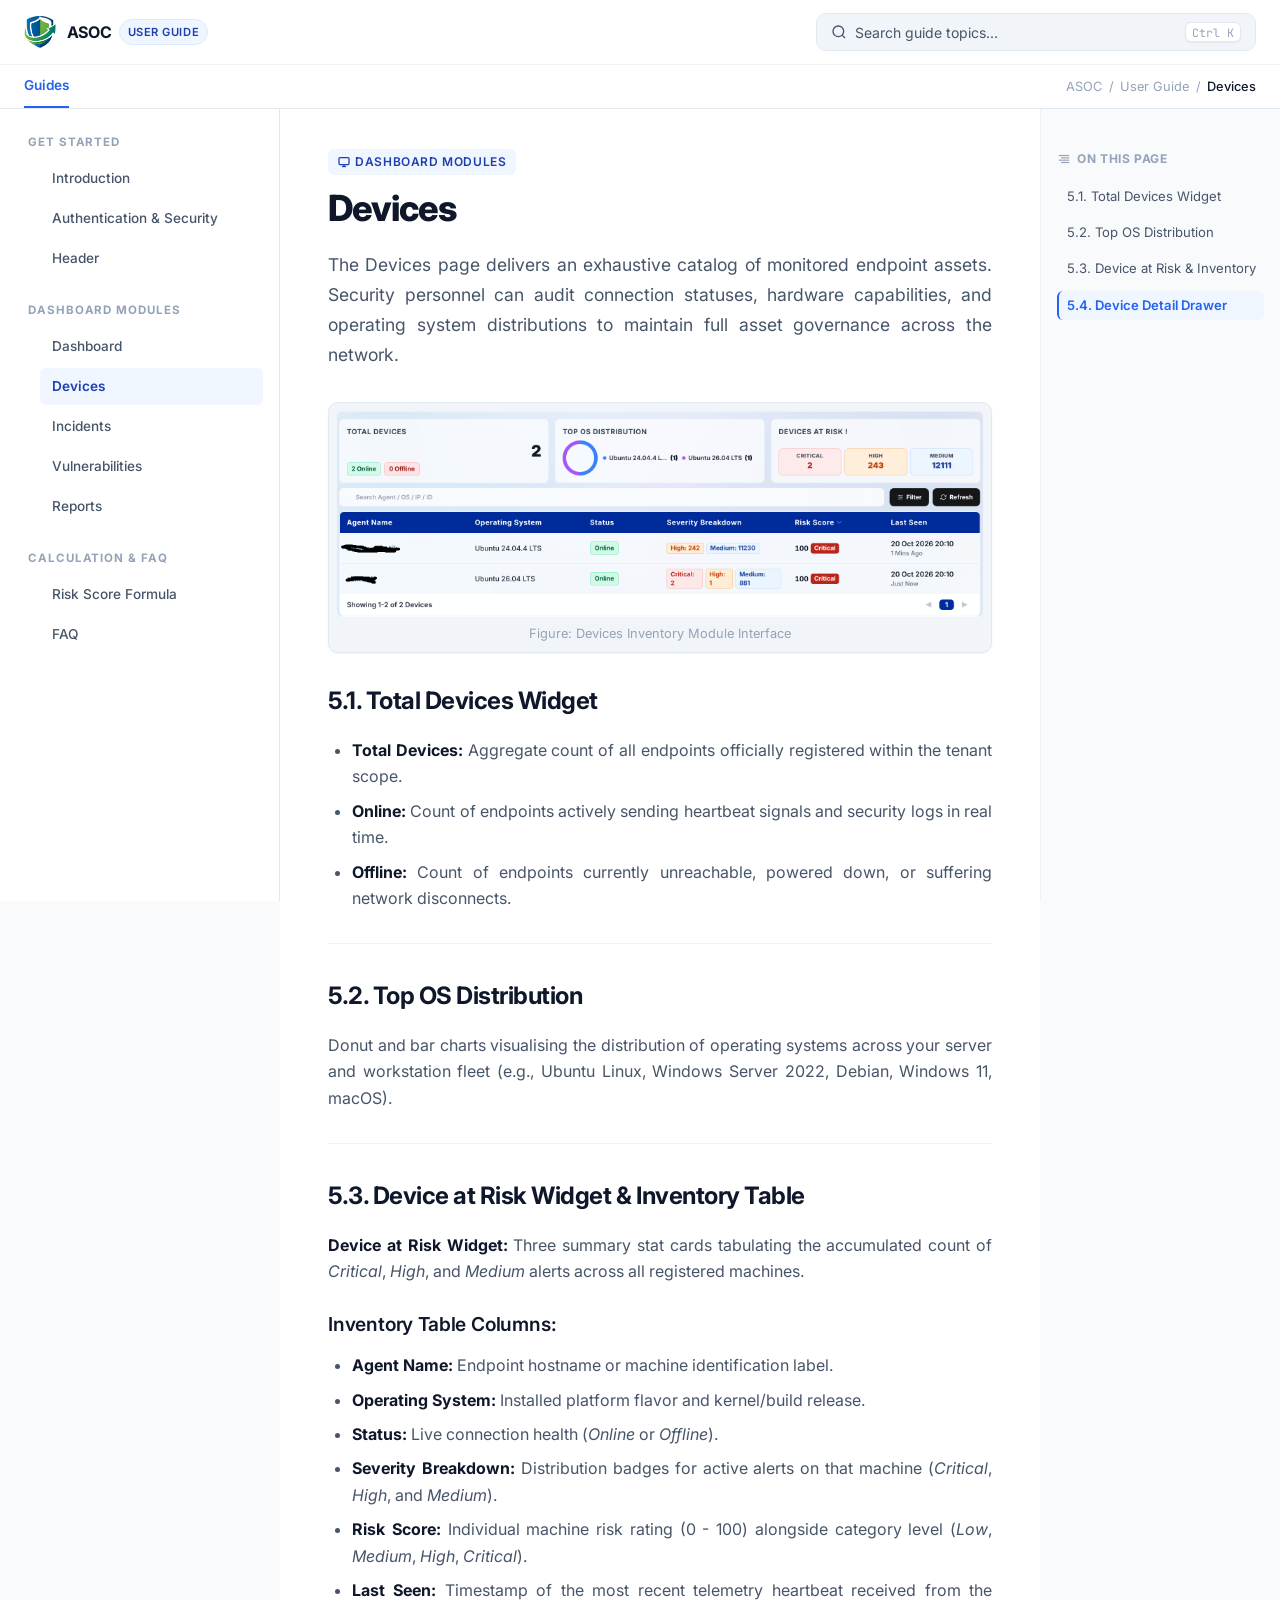
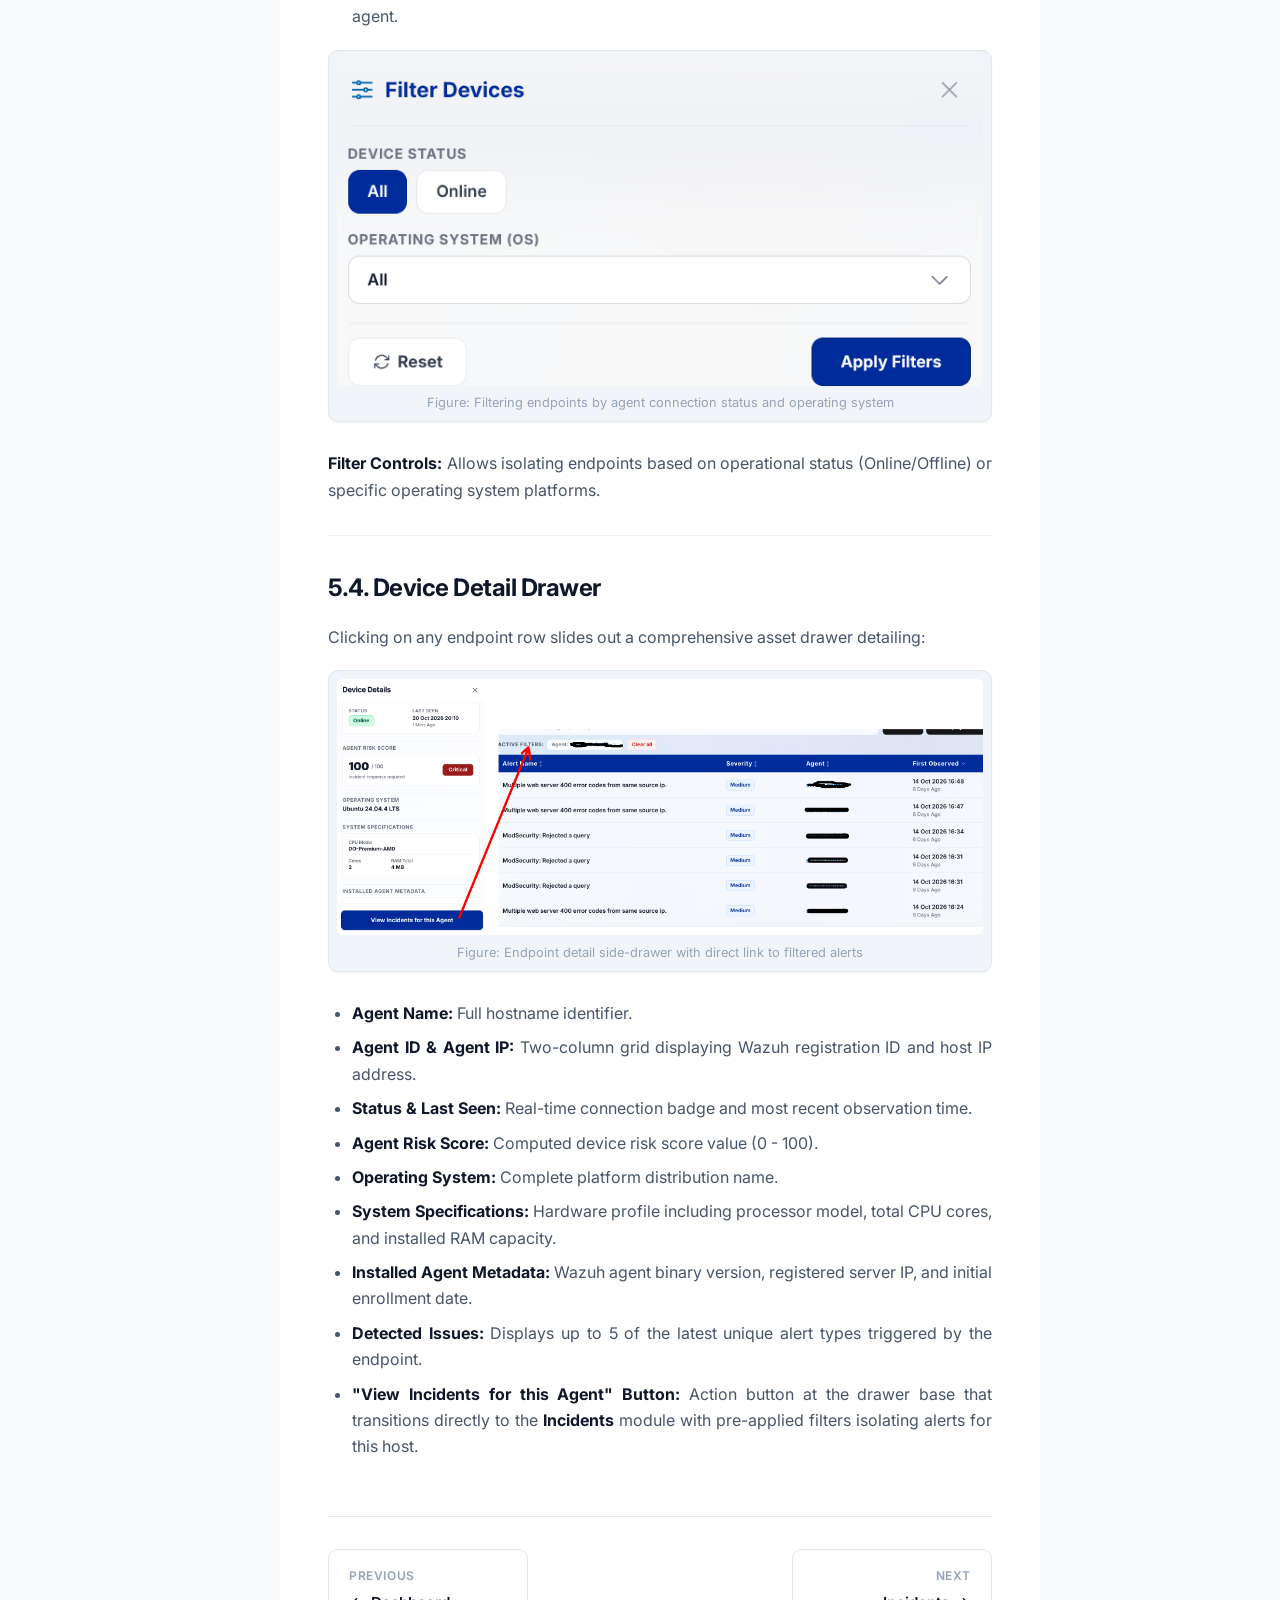
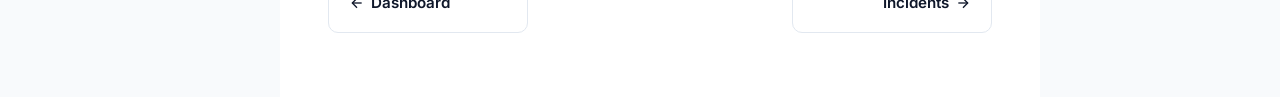
<file: devices.html>
<!DOCTYPE html>
<html lang="en">
<head>
  <meta charset="UTF-8">
  <meta name="viewport" content="width=device-width, initial-scale=1.0">
  <meta name="robots" content="noindex, nofollow">
  <title>Devices - ASOC Client Dashboard User Guide</title>
  <meta name="description" content="Guideline for managing monitored endpoints, connection states, operating system breakdown, and hardware specifications.">
  
  <!-- Favicon / Brand Icon -->
  <link rel="icon" type="image/png" href="assets/images/logo/infoguard.png">
  <link rel="shortcut icon" href="favicon.ico">

  <link rel="preconnect" href="https://fonts.googleapis.com">
  <link rel="preconnect" href="https://fonts.gstatic.com" crossorigin>
  <link href="https://fonts.googleapis.com/css2?family=Inter:wght@400;500;600;700;800&family=JetBrains+Mono:wght@400;500;600&display=swap" rel="stylesheet">
  <link rel="stylesheet" href="assets/css/styles.css">
</head>
<body>

  <!-- Top Sticky Navigation Bar -->
  <header class="site-header">
    <div class="header-top">
      
      <div class="brand-wrapper">
        <button id="mobileMenuBtn" class="mobile-menu-btn" aria-label="Open Navigation Menu">
          <svg width="20" height="20" viewBox="0 0 24 24" fill="none" stroke="currentColor" stroke-width="2" stroke-linecap="round" stroke-linejoin="round">
            <line x1="3" y1="12" x2="21" y2="12"></line>
            <line x1="3" y1="6" x2="21" y2="6"></line>
            <line x1="3" y1="18" x2="21" y2="18"></line>
          </svg>
        </button>

        <a href="index.html" class="brand-logo">
          <img src="assets/images/logo/infoguard.png" alt="InfoGuard Logo" class="brand-logo-img">
          <div class="brand-text">
            <span>ASOC</span>
            <span class="brand-badge">User Guide</span>
          </div>
        </a>
      </div>

      <div class="header-search">
        <button id="searchTriggerBtn" class="search-trigger-btn" aria-label="Search Guide">
          <div class="search-trigger-left">
            <svg width="16" height="16" viewBox="0 0 24 24" fill="none" stroke="currentColor" stroke-width="2">
              <circle cx="11" cy="11" r="8"></circle>
              <line x1="21" y1="21" x2="16.65" y2="16.65"></line>
            </svg>
            <span>Search guide topics...</span>
          </div>
          <kbd class="kbd-shortcut">Ctrl K</kbd>
        </button>
      </div>

    </div>

    <!-- Subnav Tabs: Only Guides -->
    <div class="header-subnav">
      <nav class="subnav-tabs" aria-label="Sub navigation">
        <span class="subnav-tab active">Guides</span>
      </nav>

      <div class="breadcrumb-trail">
        <span>ASOC</span>
        <span>/</span>
        <span>User Guide</span>
        <span>/</span>
        <span style="color: var(--color-text-main); font-weight: 500;">Devices</span>
      </div>
    </div>
  </header>

  <div id="sidebarBackdrop" class="sidebar-backdrop"></div>

  <div class="layout-container">
    
    <!-- Left Navigation Sidebar: No Numbers -->
    <aside id="sidebarLeft" class="sidebar-left" aria-label="Documentation Navigation">
      <div class="nav-group">
        <div class="nav-group-title">Get Started</div>
        <ul class="nav-items">
          <li>
            <a href="index.html" class="nav-link">
              <span>Introduction</span>
            </a>
          </li>
          <li>
            <a href="authentication.html" class="nav-link">
              <span>Authentication & Security</span>
            </a>
          </li>
          <li>
            <a href="header.html" class="nav-link">
              <span>Header</span>
            </a>
          </li>
        </ul>
      </div>

      <div class="nav-group">
        <div class="nav-group-title">Dashboard Modules</div>
        <ul class="nav-items">
          <li>
            <a href="dashboard.html" class="nav-link">
              <span>Dashboard</span>
            </a>
          </li>
          <li>
            <a href="devices.html" class="nav-link active">
              <span>Devices</span>
            </a>
          </li>
          <li>
            <a href="incidents.html" class="nav-link">
              <span>Incidents</span>
            </a>
          </li>
          <li>
            <a href="vulnerabilities.html" class="nav-link">
              <span>Vulnerabilities</span>
            </a>
          </li>
          <li>
            <a href="reports.html" class="nav-link">
              <span>Reports</span>
            </a>
          </li>
        </ul>
      </div>

      <div class="nav-group">
        <div class="nav-group-title">Calculation & FAQ</div>
        <ul class="nav-items">
          <li>
            <a href="risk-score-formula.html" class="nav-link">
              <span>Risk Score Formula</span>
            </a>
          </li>
          <li>
            <a href="faq.html" class="nav-link">
              <span>FAQ</span>
            </a>
          </li>
        </ul>
      </div>
    </aside>

    <!-- Main Content -->
    <main class="main-content">
      <div class="content-inner">

        <div class="content-category">
          <svg width="12" height="12" viewBox="0 0 24 24" fill="none" stroke="currentColor" stroke-width="2.5">
            <rect x="2" y="3" width="20" height="14" rx="2" ry="2"></rect>
            <line x1="8" y1="21" x2="16" y2="21"></line>
            <line x1="12" y1="17" x2="12" y2="21"></line>
          </svg>
          Dashboard Modules
        </div>

        <h1 class="page-title">Devices</h1>
        <p class="lead-paragraph">
          The Devices page delivers an exhaustive catalog of monitored endpoint assets. Security personnel can audit connection statuses, hardware capabilities, and operating system distributions to maintain full asset governance across the network.
        </p>

        <div class="doc-image-container">
          <img src="assets/images/screenshots/devices/devices-overview.png" alt="Devices Inventory Main View" class="doc-image" loading="lazy">
          <div class="doc-image-caption">Figure: Devices Inventory Module Interface</div>
        </div>

        <!-- Section 5.1 -->
        <section id="total-devices" class="doc-section">
          <h2 class="section-h2">5.1. Total Devices Widget</h2>
          <ul>
            <li><strong>Total Devices:</strong> Aggregate count of all endpoints officially registered within the tenant scope.</li>
            <li><strong>Online:</strong> Count of endpoints actively sending heartbeat signals and security logs in real time.</li>
            <li><strong>Offline:</strong> Count of endpoints currently unreachable, powered down, or suffering network disconnects.</li>
          </ul>
        </section>

        <!-- Section 5.2 -->
        <section id="top-os" class="doc-section">
          <h2 class="section-h2">5.2. Top OS Distribution</h2>
          <p>
            Donut and bar charts visualising the distribution of operating systems across your server and workstation fleet (e.g., Ubuntu Linux, Windows Server 2022, Debian, Windows 11, macOS).
          </p>
        </section>

        <!-- Section 5.3 -->
        <section id="device-table" class="doc-section">
          <h2 class="section-h2">5.3. Device at Risk Widget & Inventory Table</h2>
          <p>
            <strong>Device at Risk Widget:</strong> Three summary stat cards tabulating the accumulated count of <em>Critical</em>, <em>High</em>, and <em>Medium</em> alerts across all registered machines.
          </p>

          <h3 class="section-h3">Inventory Table Columns:</h3>
          <ul>
            <li><strong>Agent Name:</strong> Endpoint hostname or machine identification label.</li>
            <li><strong>Operating System:</strong> Installed platform flavor and kernel/build release.</li>
            <li><strong>Status:</strong> Live connection health (<em>Online</em> or <em>Offline</em>).</li>
            <li><strong>Severity Breakdown:</strong> Distribution badges for active alerts on that machine (<em>Critical</em>, <em>High</em>, and <em>Medium</em>).</li>
            <li><strong>Risk Score:</strong> Individual machine risk rating (0 - 100) alongside category level (<em>Low</em>, <em>Medium</em>, <em>High</em>, <em>Critical</em>).</li>
            <li><strong>Last Seen:</strong> Timestamp of the most recent telemetry heartbeat received from the agent.</li>
          </ul>

          <div class="doc-image-container">
            <img src="assets/images/screenshots/devices/filter-devices.png" alt="Device Filters" class="doc-image" loading="lazy">
            <div class="doc-image-caption">Figure: Filtering endpoints by agent connection status and operating system</div>
          </div>
          <p>
            <strong>Filter Controls:</strong> Allows isolating endpoints based on operational status (Online/Offline) or specific operating system platforms.
          </p>
        </section>

        <!-- Section 5.4 -->
        <section id="device-detail" class="doc-section">
          <h2 class="section-h2">5.4. Device Detail Drawer</h2>
          <p>
            Clicking on any endpoint row slides out a comprehensive asset drawer detailing:
          </p>

          <div class="doc-image-container">
            <img src="assets/images/screenshots/devices/device-detail-drawer.png" alt="Device Detail Drawer" class="doc-image" loading="lazy">
            <div class="doc-image-caption">Figure: Endpoint detail side-drawer with direct link to filtered alerts</div>
          </div>

          <ul>
            <li><strong>Agent Name:</strong> Full hostname identifier.</li>
            <li><strong>Agent ID & Agent IP:</strong> Two-column grid displaying Wazuh registration ID and host IP address.</li>
            <li><strong>Status & Last Seen:</strong> Real-time connection badge and most recent observation time.</li>
            <li><strong>Agent Risk Score:</strong> Computed device risk score value (0 - 100).</li>
            <li><strong>Operating System:</strong> Complete platform distribution name.</li>
            <li><strong>System Specifications:</strong> Hardware profile including processor model, total CPU cores, and installed RAM capacity.</li>
            <li><strong>Installed Agent Metadata:</strong> Wazuh agent binary version, registered server IP, and initial enrollment date.</li>
            <li><strong>Detected Issues:</strong> Displays up to 5 of the latest unique alert types triggered by the endpoint.</li>
            <li><strong>"View Incidents for this Agent" Button:</strong> Action button at the drawer base that transitions directly to the <strong>Incidents</strong> module with pre-applied filters isolating alerts for this host.</li>
          </ul>
        </section>

        <!-- Pagination -->
        <div class="doc-pagination">
          <a href="dashboard.html" class="pagination-link">
            <span class="pagination-label">Previous</span>
            <span class="pagination-title">
              <svg width="16" height="16" viewBox="0 0 24 24" fill="none" stroke="currentColor" stroke-width="2">
                <line x1="19" y1="12" x2="5" y2="12"></line>
                <polyline points="12 19 5 12 12 5"></polyline>
              </svg>
              Dashboard
            </span>
          </a>

          <a href="incidents.html" class="pagination-link pagination-next">
            <span class="pagination-label">Next</span>
            <span class="pagination-title">
              Incidents
              <svg width="16" height="16" viewBox="0 0 24 24" fill="none" stroke="currentColor" stroke-width="2">
                <line x1="5" y1="12" x2="19" y2="12"></line>
                <polyline points="12 5 19 12 12 19"></polyline>
              </svg>
            </span>
          </a>
        </div>

      </div>
    </main>

    <!-- Right Sidebar: On this page (Only sub-sections of this page!) -->
    <aside class="sidebar-right" aria-label="On this page navigation">
      <div class="toc-title">
        <svg width="14" height="14" viewBox="0 0 24 24" fill="none" stroke="currentColor" stroke-width="2">
          <line x1="21" y1="10" x2="7" y2="10"></line>
          <line x1="21" y1="6" x2="3" y2="6"></line>
          <line x1="21" y1="14" x2="3" y2="14"></line>
          <line x1="21" y1="18" x2="7" y2="18"></line>
        </svg>
        <span>On this page</span>
      </div>

      <nav>
        <ul class="toc-list">
          <li><a href="#total-devices" class="toc-link active">5.1. Total Devices Widget</a></li>
          <li><a href="#top-os" class="toc-link">5.2. Top OS Distribution</a></li>
          <li><a href="#device-table" class="toc-link">5.3. Device at Risk & Inventory</a></li>
          <li><a href="#device-detail" class="toc-link">5.4. Device Detail Drawer</a></li>
        </ul>
      </nav>
    </aside>

  </div>

  <!-- Search Modal Dialog -->
  <dialog id="searchDialog" class="search-dialog">
    <div class="search-dialog-header">
      <svg width="18" height="18" viewBox="0 0 24 24" fill="none" stroke="var(--color-primary)" stroke-width="2">
        <circle cx="11" cy="11" r="8"></circle>
        <line x1="21" y1="21" x2="16.65" y2="16.65"></line>
      </svg>
      <input type="search" id="searchInput" class="search-input" placeholder="Search guide topics... (e.g. devices, online, hardware)" autocomplete="off">
      <button id="searchDialogClose" class="search-dialog-close">ESC</button>
    </div>
    <ul id="searchResultsList" class="search-results-list" role="listbox"></ul>
  </dialog>

  <script src="assets/js/app.js"></script>
</body>
</html>
</file>
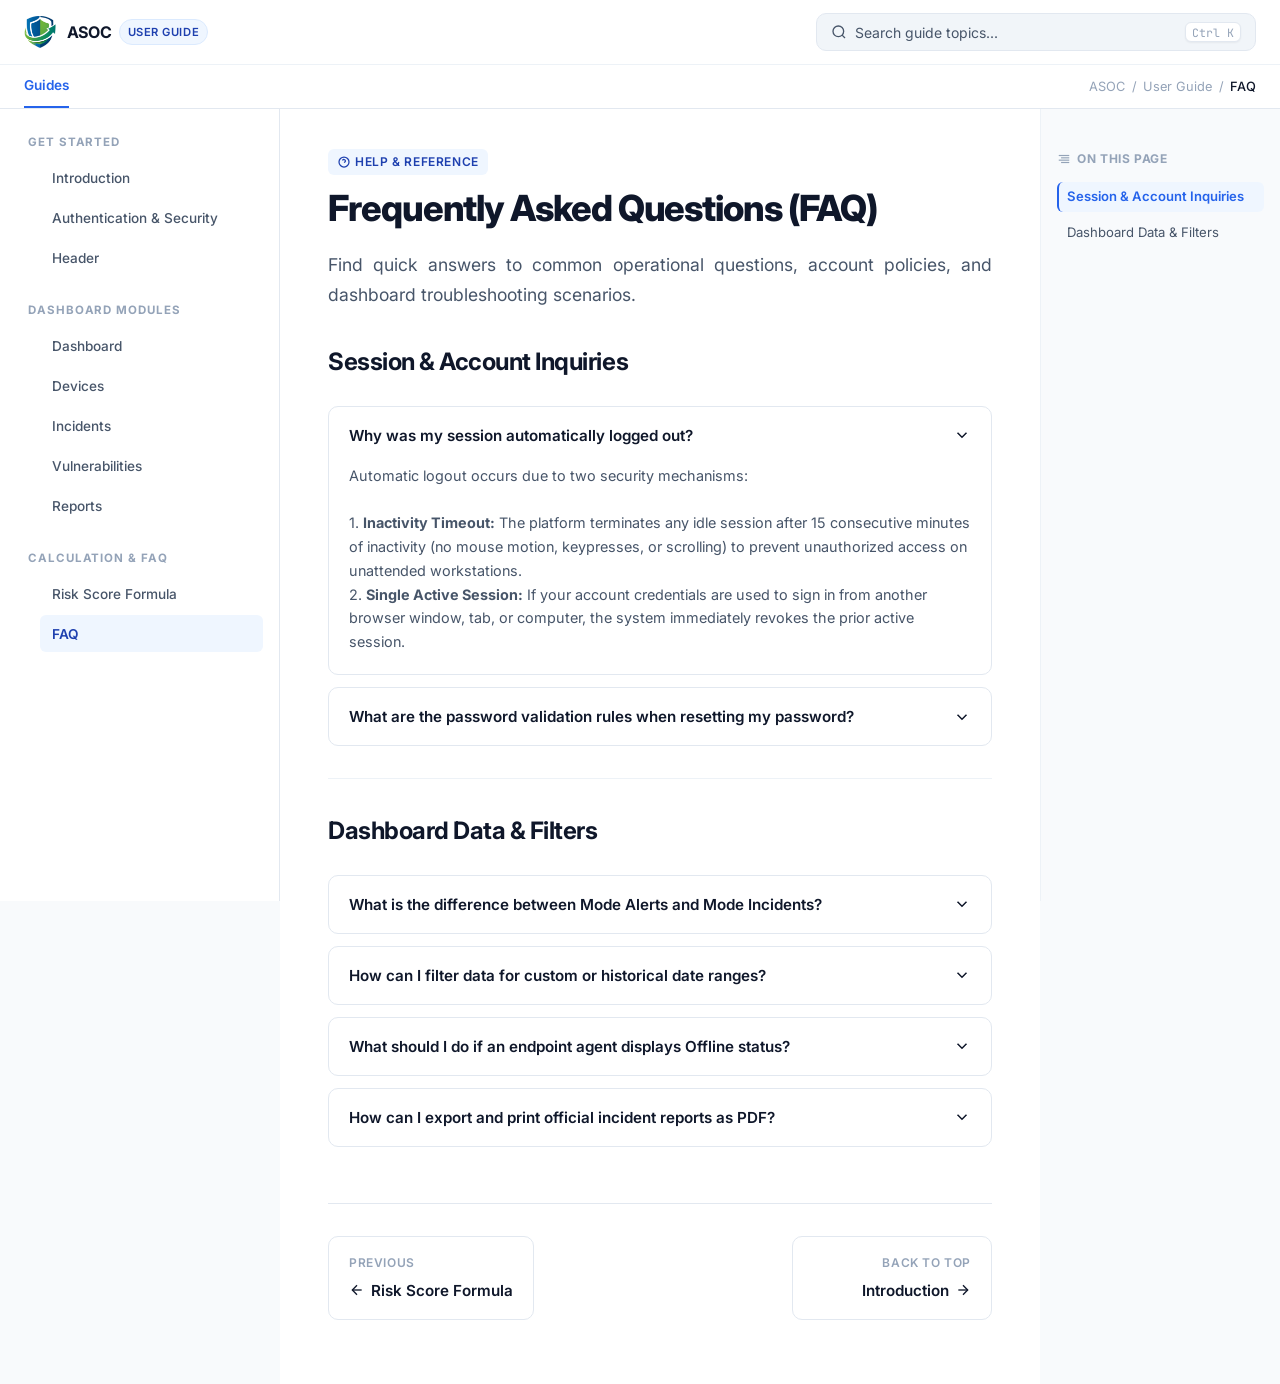
<file: faq.html>
<!DOCTYPE html>
<html lang="en">
<head>
  <meta charset="UTF-8">
  <meta name="viewport" content="width=device-width, initial-scale=1.0">
  <meta name="robots" content="noindex, nofollow">
  <title>FAQ - ASOC Client Dashboard User Guide</title>
  <meta name="description" content="Frequently asked questions, common troubleshooting, and operational guidance for ASOC Client Dashboard.">
  
  <!-- Favicon / Brand Icon -->
  <link rel="icon" type="image/png" href="assets/images/logo/infoguard.png">
  <link rel="shortcut icon" href="favicon.ico">

  <link rel="preconnect" href="https://fonts.googleapis.com">
  <link rel="preconnect" href="https://fonts.gstatic.com" crossorigin>
  <link href="https://fonts.googleapis.com/css2?family=Inter:wght@400;500;600;700;800&family=JetBrains+Mono:wght@400;500;600&display=swap" rel="stylesheet">
  <link rel="stylesheet" href="assets/css/styles.css">
</head>
<body>

  <!-- Top Sticky Navigation Bar -->
  <header class="site-header">
    <div class="header-top">
      
      <div class="brand-wrapper">
        <button id="mobileMenuBtn" class="mobile-menu-btn" aria-label="Open Navigation Menu">
          <svg width="20" height="20" viewBox="0 0 24 24" fill="none" stroke="currentColor" stroke-width="2" stroke-linecap="round" stroke-linejoin="round">
            <line x1="3" y1="12" x2="21" y2="12"></line>
            <line x1="3" y1="6" x2="21" y2="6"></line>
            <line x1="3" y1="18" x2="21" y2="18"></line>
          </svg>
        </button>

        <a href="index.html" class="brand-logo">
          <img src="assets/images/logo/infoguard.png" alt="InfoGuard Logo" class="brand-logo-img">
          <div class="brand-text">
            <span>ASOC</span>
            <span class="brand-badge">User Guide</span>
          </div>
        </a>
      </div>

      <div class="header-search">
        <button id="searchTriggerBtn" class="search-trigger-btn" aria-label="Search Guide">
          <div class="search-trigger-left">
            <svg width="16" height="16" viewBox="0 0 24 24" fill="none" stroke="currentColor" stroke-width="2">
              <circle cx="11" cy="11" r="8"></circle>
              <line x1="21" y1="21" x2="16.65" y2="16.65"></line>
            </svg>
            <span>Search guide topics...</span>
          </div>
          <kbd class="kbd-shortcut">Ctrl K</kbd>
        </button>
      </div>

    </div>

    <!-- Subnav Tabs: Only Guides -->
    <div class="header-subnav">
      <nav class="subnav-tabs" aria-label="Sub navigation">
        <span class="subnav-tab active">Guides</span>
      </nav>

      <div class="breadcrumb-trail">
        <span>ASOC</span>
        <span>/</span>
        <span>User Guide</span>
        <span>/</span>
        <span style="color: var(--color-text-main); font-weight: 500;">FAQ</span>
      </div>
    </div>
  </header>

  <div id="sidebarBackdrop" class="sidebar-backdrop"></div>

  <div class="layout-container">
    
    <!-- Left Navigation Sidebar: No Numbers -->
    <aside id="sidebarLeft" class="sidebar-left" aria-label="Documentation Navigation">
      <div class="nav-group">
        <div class="nav-group-title">Get Started</div>
        <ul class="nav-items">
          <li>
            <a href="index.html" class="nav-link">
              <span>Introduction</span>
            </a>
          </li>
          <li>
            <a href="authentication.html" class="nav-link">
              <span>Authentication & Security</span>
            </a>
          </li>
          <li>
            <a href="header.html" class="nav-link">
              <span>Header</span>
            </a>
          </li>
        </ul>
      </div>

      <div class="nav-group">
        <div class="nav-group-title">Dashboard Modules</div>
        <ul class="nav-items">
          <li>
            <a href="dashboard.html" class="nav-link">
              <span>Dashboard</span>
            </a>
          </li>
          <li>
            <a href="devices.html" class="nav-link">
              <span>Devices</span>
            </a>
          </li>
          <li>
            <a href="incidents.html" class="nav-link">
              <span>Incidents</span>
            </a>
          </li>
          <li>
            <a href="vulnerabilities.html" class="nav-link">
              <span>Vulnerabilities</span>
            </a>
          </li>
          <li>
            <a href="reports.html" class="nav-link">
              <span>Reports</span>
            </a>
          </li>
        </ul>
      </div>

      <div class="nav-group">
        <div class="nav-group-title">Calculation & FAQ</div>
        <ul class="nav-items">
          <li>
            <a href="risk-score-formula.html" class="nav-link">
              <span>Risk Score Formula</span>
            </a>
          </li>
          <li>
            <a href="faq.html" class="nav-link active">
              <span>FAQ</span>
            </a>
          </li>
        </ul>
      </div>
    </aside>

    <!-- Main Content -->
    <main class="main-content">
      <div class="content-inner">

        <div class="content-category">
          <svg width="12" height="12" viewBox="0 0 24 24" fill="none" stroke="currentColor" stroke-width="2.5">
            <circle cx="12" cy="12" r="10"></circle>
            <path d="M9.09 9a3 3 0 0 1 5.83 1c0 2-3 3-3 3"></path>
            <line x1="12" y1="17" x2="12.01" y2="17"></line>
          </svg>
          Help & Reference
        </div>

        <h1 class="page-title">Frequently Asked Questions (FAQ)</h1>
        <p class="lead-paragraph">
          Find quick answers to common operational questions, account policies, and dashboard troubleshooting scenarios.
        </p>

        <!-- Section: Session & Login FAQ -->
        <section id="session-faq" class="doc-section">
          <h2 class="section-h2">Session & Account Inquiries</h2>

          <div class="faq-accordion">
            <details class="faq-item" open>
              <summary class="faq-summary">
                <span>Why was my session automatically logged out?</span>
                <svg width="18" height="18" viewBox="0 0 24 24" fill="none" stroke="currentColor" stroke-width="2">
                  <polyline points="6 9 12 15 18 9"></polyline>
                </svg>
              </summary>
              <div class="faq-content">
                Automatic logout occurs due to two security mechanisms:
                <br><br>
                1. <strong>Inactivity Timeout:</strong> The platform terminates any idle session after 15 consecutive minutes of inactivity (no mouse motion, keypresses, or scrolling) to prevent unauthorized access on unattended workstations.
                <br>
                2. <strong>Single Active Session:</strong> If your account credentials are used to sign in from another browser window, tab, or computer, the system immediately revokes the prior active session.
              </div>
            </details>

            <details class="faq-item">
              <summary class="faq-summary">
                <span>What are the password validation rules when resetting my password?</span>
                <svg width="18" height="18" viewBox="0 0 24 24" fill="none" stroke="currentColor" stroke-width="2">
                  <polyline points="6 9 12 15 18 9"></polyline>
                </svg>
              </summary>
              <div class="faq-content">
                To guarantee account integrity, newly created passwords must fulfill the following policies:
                <ul>
                  <li>Minimum length of at least <strong>6 characters</strong>.</li>
                  <li>Must contain both <strong>uppercase letters (A-Z)</strong> and <strong>lowercase letters (a-z)</strong>.</li>
                  <li>The new password cannot be identical to the current password.</li>
                  <li>Confirmation password field must match the new password exactly.</li>
                </ul>
              </div>
            </details>
          </div>
        </section>

        <!-- Section: Dashboard & Data FAQ -->
        <section id="data-faq" class="doc-section">
          <h2 class="section-h2">Dashboard Data & Filters</h2>

          <div class="faq-accordion">
            <details class="faq-item">
              <summary class="faq-summary">
                <span>What is the difference between Mode Alerts and Mode Incidents?</span>
                <svg width="18" height="18" viewBox="0 0 24 24" fill="none" stroke="currentColor" stroke-width="2">
                  <polyline points="6 9 12 15 18 9"></polyline>
                </svg>
              </summary>
              <div class="faq-content">
                <strong>Mode Alerts</strong> displays raw individual log events in strict chronological order, which is optimal for forensic timelines. 
                <br><br>
                <strong>Mode Incidents</strong> intelligently clusters repetitive events sharing the same <code>(Rule ID, Agent ID, Source IP, Date)</code> into a single consolidated row with a <strong>Count</strong> frequency indicator. This reduces alert fatigue by up to 90% while preserving attack severity visibility.
              </div>
            </details>

            <details class="faq-item">
              <summary class="faq-summary">
                <span>How can I filter data for custom or historical date ranges?</span>
                <svg width="18" height="18" viewBox="0 0 24 24" fill="none" stroke="currentColor" stroke-width="2">
                  <polyline points="6 9 12 15 18 9"></polyline>
                </svg>
              </summary>
              <div class="faq-content">
                Click on the time range filter in the header bar and select <strong>Custom</strong>. A calendar modal will open allowing you to specify exact Start Date and End Date boundaries, or choose quick presets such as <em>Last 7 Days</em>, <em>Last 14 Days</em>, or <em>Last 30 Days</em>.
              </div>
            </details>

            <details class="faq-item">
              <summary class="faq-summary">
                <span>What should I do if an endpoint agent displays Offline status?</span>
                <svg width="18" height="18" viewBox="0 0 24 24" fill="none" stroke="currentColor" stroke-width="2">
                  <polyline points="6 9 12 15 18 9"></polyline>
                </svg>
              </summary>
              <div class="faq-content">
                An offline indicator signifies that the endpoint agent has ceased communication with the server. Verify:
                <ul>
                  <li>Whether the target physical or virtual host is powered off or rebooting.</li>
                  <li>Whether local network or outbound firewall rules permit agent communication.</li>
                  <li>Whether the Wazuh agent background service is actively running on the endpoint.</li>
                  <li>Inspect the <em>Last Seen</em> timestamp column in the Devices table to determine when connectivity was lost.</li>
                </ul>
              </div>
            </details>

            <details class="faq-item">
              <summary class="faq-summary">
                <span>How can I export and print official incident reports as PDF?</span>
                <svg width="18" height="18" viewBox="0 0 24 24" fill="none" stroke="currentColor" stroke-width="2">
                  <polyline points="6 9 12 15 18 9"></polyline>
                </svg>
              </summary>
              <div class="faq-content">
                Navigate to the <strong>Reports</strong> module, select a report row to view the detail drawer, and click <strong>"Read Full Report"</strong>. In the full report modal, click the <strong>"Download PDF"</strong> button. The browser print interface will open pre-configured with professional A4 portrait layout ready to save or print.
              </div>
            </details>
          </div>
        </section>

        <!-- Pagination -->
        <div class="doc-pagination">
          <a href="risk-score-formula.html" class="pagination-link">
            <span class="pagination-label">Previous</span>
            <span class="pagination-title">
              <svg width="16" height="16" viewBox="0 0 24 24" fill="none" stroke="currentColor" stroke-width="2">
                <line x1="19" y1="12" x2="5" y2="12"></line>
                <polyline points="12 19 5 12 12 5"></polyline>
              </svg>
              Risk Score Formula
            </span>
          </a>

          <a href="index.html" class="pagination-link pagination-next">
            <span class="pagination-label">Back to Top</span>
            <span class="pagination-title">
              Introduction
              <svg width="16" height="16" viewBox="0 0 24 24" fill="none" stroke="currentColor" stroke-width="2">
                <line x1="5" y1="12" x2="19" y2="12"></line>
                <polyline points="12 5 19 12 12 19"></polyline>
              </svg>
            </span>
          </a>
        </div>

      </div>
    </main>

    <!-- Right Sidebar: On this page (Only sub-sections of this page!) -->
    <aside class="sidebar-right" aria-label="On this page navigation">
      <div class="toc-title">
        <svg width="14" height="14" viewBox="0 0 24 24" fill="none" stroke="currentColor" stroke-width="2">
          <line x1="21" y1="10" x2="7" y2="10"></line>
          <line x1="21" y1="6" x2="3" y2="6"></line>
          <line x1="21" y1="14" x2="3" y2="14"></line>
          <line x1="21" y1="18" x2="7" y2="18"></line>
        </svg>
        <span>On this page</span>
      </div>

      <nav>
        <ul class="toc-list">
          <li><a href="#session-faq" class="toc-link active">Session & Account Inquiries</a></li>
          <li><a href="#data-faq" class="toc-link">Dashboard Data & Filters</a></li>
        </ul>
      </nav>
    </aside>

  </div>

  <!-- Search Modal Dialog -->
  <dialog id="searchDialog" class="search-dialog">
    <div class="search-dialog-header">
      <svg width="18" height="18" viewBox="0 0 24 24" fill="none" stroke="var(--color-primary)" stroke-width="2">
        <circle cx="11" cy="11" r="8"></circle>
        <line x1="21" y1="21" x2="16.65" y2="16.65"></line>
      </svg>
      <input type="search" id="searchInput" class="search-input" placeholder="Search guide topics... (e.g. timeout, alerts, PDF)" autocomplete="off">
      <button id="searchDialogClose" class="search-dialog-close">ESC</button>
    </div>
    <ul id="searchResultsList" class="search-results-list" role="listbox"></ul>
  </dialog>

  <script src="assets/js/app.js"></script>
</body>
</html>
</file>
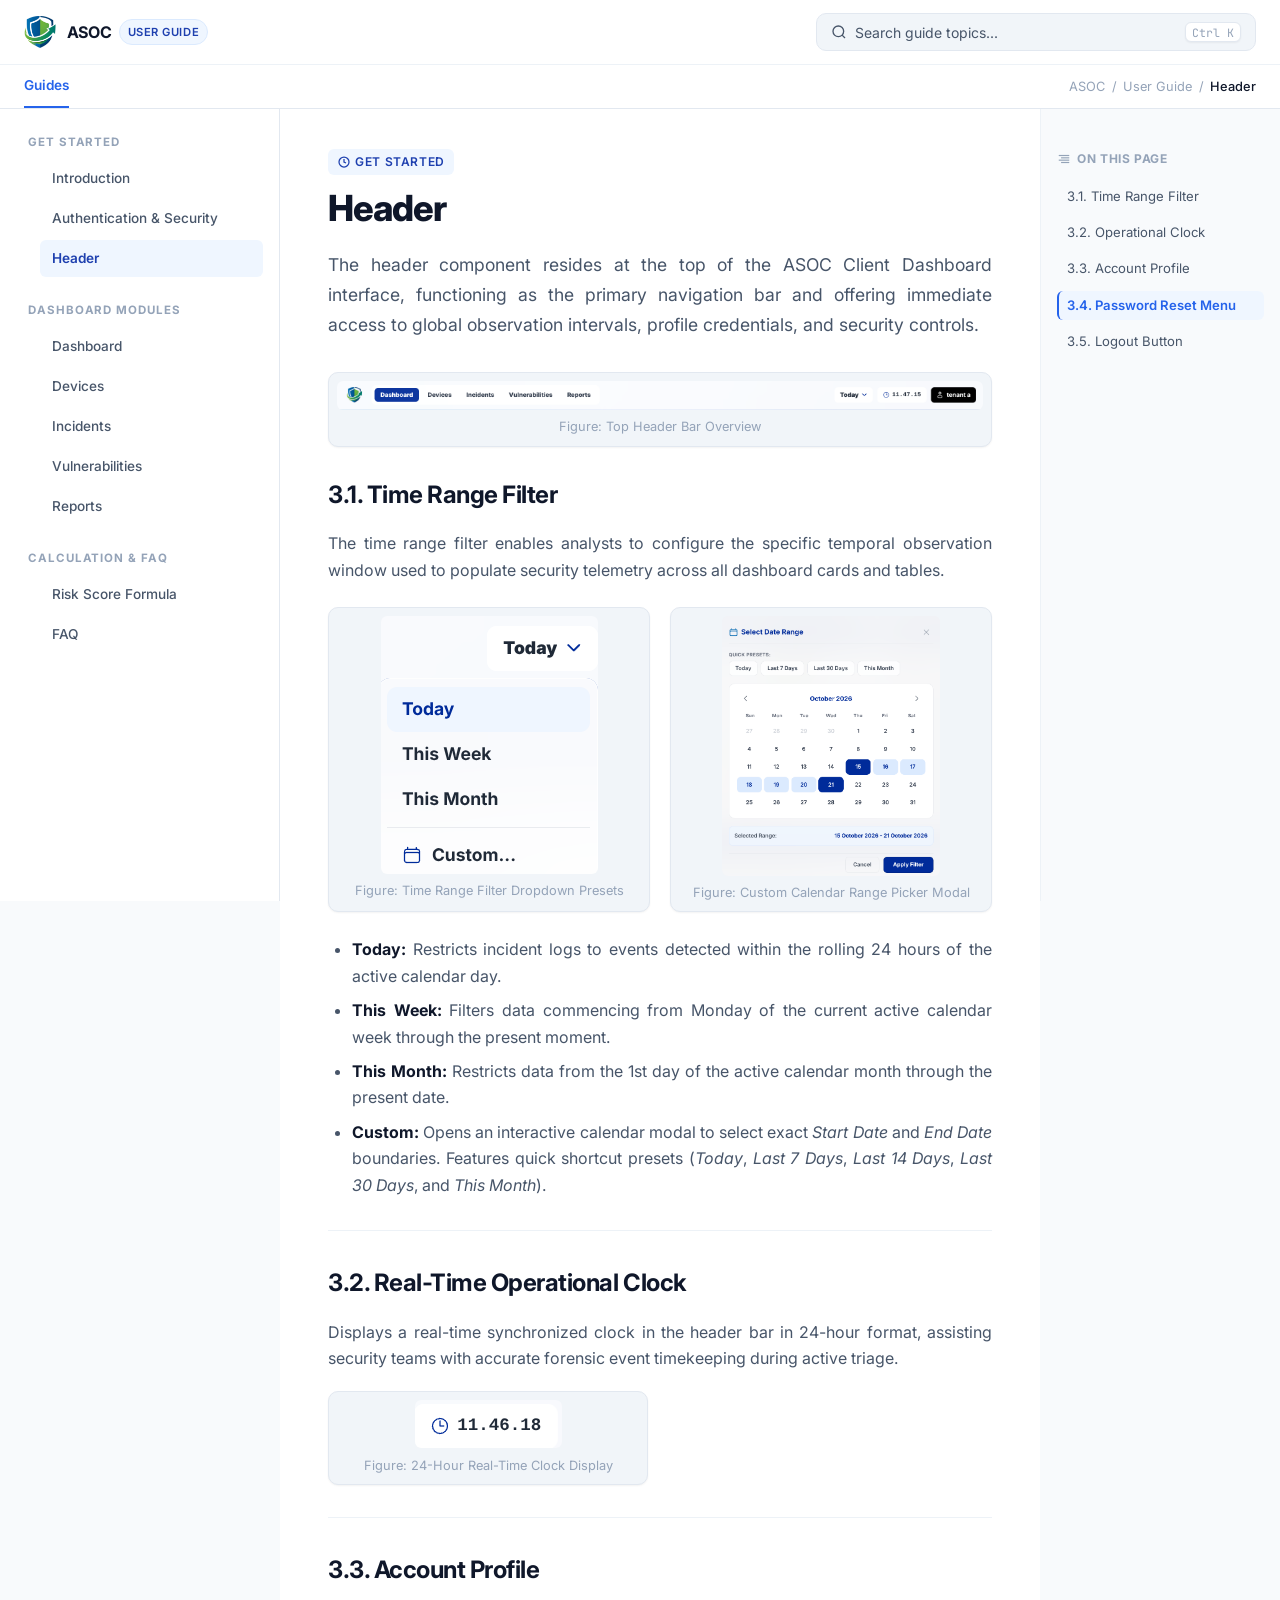
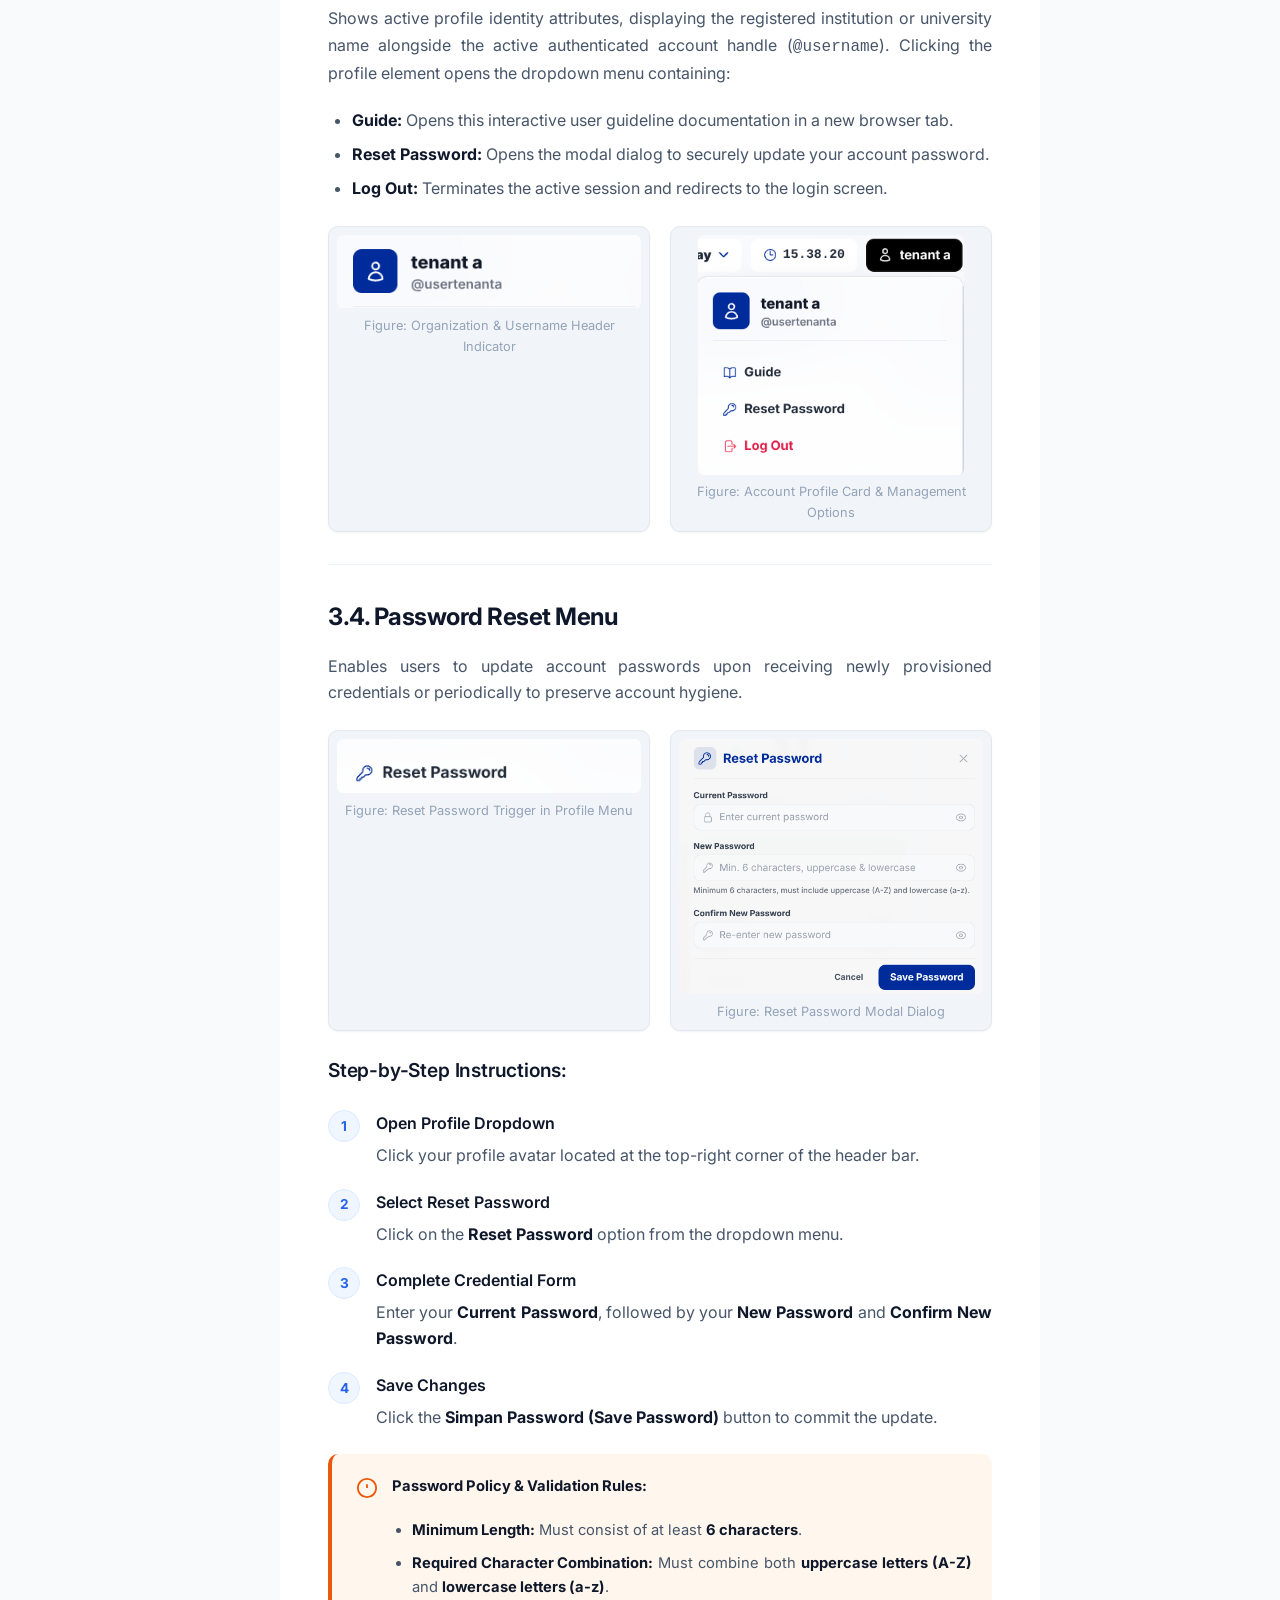
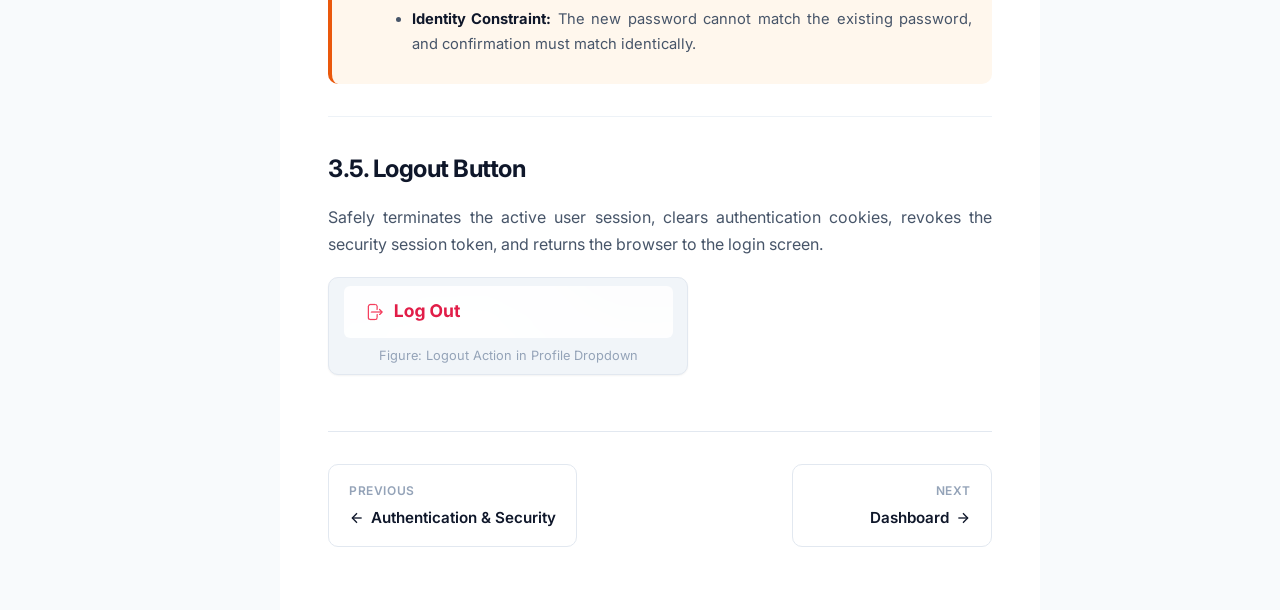
<file: header.html>
<!DOCTYPE html>
<html lang="en">
<head>
  <meta charset="UTF-8">
  <meta name="viewport" content="width=device-width, initial-scale=1.0">
  <meta name="robots" content="noindex, nofollow">
  <title>Header - ASOC Client Dashboard User Guide</title>
  <meta name="description" content="Guideline for using the header bar, navigation controls, time range filter, real-time clock, account profile, password reset, and logout.">
  
  <!-- Favicon / Brand Icon -->
  <link rel="icon" type="image/png" href="assets/images/logo/infoguard.png">
  <link rel="shortcut icon" href="favicon.ico">

  <link rel="preconnect" href="https://fonts.googleapis.com">
  <link rel="preconnect" href="https://fonts.gstatic.com" crossorigin>
  <link href="https://fonts.googleapis.com/css2?family=Inter:wght@400;500;600;700;800&family=JetBrains+Mono:wght@400;500;600&display=swap" rel="stylesheet">
  <link rel="stylesheet" href="assets/css/styles.css">
</head>
<body>

  <!-- Top Sticky Navigation Bar -->
  <header class="site-header">
    <div class="header-top">
      
      <div class="brand-wrapper">
        <button id="mobileMenuBtn" class="mobile-menu-btn" aria-label="Open Navigation Menu">
          <svg width="20" height="20" viewBox="0 0 24 24" fill="none" stroke="currentColor" stroke-width="2" stroke-linecap="round" stroke-linejoin="round">
            <line x1="3" y1="12" x2="21" y2="12"></line>
            <line x1="3" y1="6" x2="21" y2="6"></line>
            <line x1="3" y1="18" x2="21" y2="18"></line>
          </svg>
        </button>

        <a href="index.html" class="brand-logo">
          <img src="assets/images/logo/infoguard.png" alt="InfoGuard Logo" class="brand-logo-img">
          <div class="brand-text">
            <span>ASOC</span>
            <span class="brand-badge">User Guide</span>
          </div>
        </a>
      </div>

      <div class="header-search">
        <button id="searchTriggerBtn" class="search-trigger-btn" aria-label="Search Guide">
          <div class="search-trigger-left">
            <svg width="16" height="16" viewBox="0 0 24 24" fill="none" stroke="currentColor" stroke-width="2">
              <circle cx="11" cy="11" r="8"></circle>
              <line x1="21" y1="21" x2="16.65" y2="16.65"></line>
            </svg>
            <span>Search guide topics...</span>
          </div>
          <kbd class="kbd-shortcut">Ctrl K</kbd>
        </button>
      </div>

    </div>

    <!-- Subnav Tabs: Only Guides -->
    <div class="header-subnav">
      <nav class="subnav-tabs" aria-label="Sub navigation">
        <span class="subnav-tab active">Guides</span>
      </nav>

      <div class="breadcrumb-trail">
        <span>ASOC</span>
        <span>/</span>
        <span>User Guide</span>
        <span>/</span>
        <span style="color: var(--color-text-main); font-weight: 500;">Header</span>
      </div>
    </div>
  </header>

  <div id="sidebarBackdrop" class="sidebar-backdrop"></div>

  <div class="layout-container">
    
    <!-- Left Navigation Sidebar: No Numbers -->
    <aside id="sidebarLeft" class="sidebar-left" aria-label="Documentation Navigation">
      <div class="nav-group">
        <div class="nav-group-title">Get Started</div>
        <ul class="nav-items">
          <li>
            <a href="index.html" class="nav-link">
              <span>Introduction</span>
            </a>
          </li>
          <li>
            <a href="authentication.html" class="nav-link">
              <span>Authentication & Security</span>
            </a>
          </li>
          <li>
            <a href="header.html" class="nav-link active">
              <span>Header</span>
            </a>
          </li>
        </ul>
      </div>

      <div class="nav-group">
        <div class="nav-group-title">Dashboard Modules</div>
        <ul class="nav-items">
          <li>
            <a href="dashboard.html" class="nav-link">
              <span>Dashboard</span>
            </a>
          </li>
          <li>
            <a href="devices.html" class="nav-link">
              <span>Devices</span>
            </a>
          </li>
          <li>
            <a href="incidents.html" class="nav-link">
              <span>Incidents</span>
            </a>
          </li>
          <li>
            <a href="vulnerabilities.html" class="nav-link">
              <span>Vulnerabilities</span>
            </a>
          </li>
          <li>
            <a href="reports.html" class="nav-link">
              <span>Reports</span>
            </a>
          </li>
        </ul>
      </div>

      <div class="nav-group">
        <div class="nav-group-title">Calculation & FAQ</div>
        <ul class="nav-items">
          <li>
            <a href="risk-score-formula.html" class="nav-link">
              <span>Risk Score Formula</span>
            </a>
          </li>
          <li>
            <a href="faq.html" class="nav-link">
              <span>FAQ</span>
            </a>
          </li>
        </ul>
      </div>
    </aside>

    <!-- Main Content -->
    <main class="main-content">
      <div class="content-inner">

        <div class="content-category">
          <svg width="12" height="12" viewBox="0 0 24 24" fill="none" stroke="currentColor" stroke-width="2.5">
            <circle cx="12" cy="12" r="10"></circle>
            <polyline points="12 6 12 12 16 14"></polyline>
          </svg>
          Get Started
        </div>

        <h1 class="page-title">Header</h1>
        <p class="lead-paragraph">
          The header component resides at the top of the ASOC Client Dashboard interface, functioning as the primary navigation bar and offering immediate access to global observation intervals, profile credentials, and security controls.
        </p>

        <div class="doc-image-container">
          <img src="assets/images/screenshots/header/header-bar.png" alt="ASOC Dashboard Header Bar Overview" class="doc-image" loading="lazy">
          <div class="doc-image-caption">Figure: Top Header Bar Overview</div>
        </div>

        <!-- Section 3.1 -->
        <section id="time-filter" class="doc-section">
          <h2 class="section-h2">3.1. Time Range Filter</h2>
          <p>
            The time range filter enables analysts to configure the specific temporal observation window used to populate security telemetry across all dashboard cards and tables.
          </p>

          <div style="display: grid; grid-template-columns: repeat(auto-fit, minmax(280px, 1fr)); gap: 1.25rem; margin: 1.5rem 0;">
            <div class="doc-image-container" style="margin: 0;">
              <img src="assets/images/screenshots/header/time-range-filter.png" alt="Time Range Filter Dropdown Menu" class="doc-image" loading="lazy" style="max-height: 260px; object-fit: contain;">
              <div class="doc-image-caption">Figure: Time Range Filter Dropdown Presets</div>
            </div>

            <div class="doc-image-container" style="margin: 0;">
              <img src="assets/images/screenshots/header/custom-time-range.png" alt="Custom Date Range Filter Modal" class="doc-image" loading="lazy" style="max-height: 260px; object-fit: contain;">
              <div class="doc-image-caption">Figure: Custom Calendar Range Picker Modal</div>
            </div>
          </div>

          <ul>
            <li><strong>Today:</strong> Restricts incident logs to events detected within the rolling 24 hours of the active calendar day.</li>
            <li><strong>This Week:</strong> Filters data commencing from Monday of the current active calendar week through the present moment.</li>
            <li><strong>This Month:</strong> Restricts data from the 1st day of the active calendar month through the present date.</li>
            <li><strong>Custom:</strong> Opens an interactive calendar modal to select exact <em>Start Date</em> and <em>End Date</em> boundaries. Features quick shortcut presets (<em>Today</em>, <em>Last 7 Days</em>, <em>Last 14 Days</em>, <em>Last 30 Days</em>, and <em>This Month</em>).</li>
          </ul>
        </section>

        <!-- Section 3.2 -->
        <section id="operational-clock" class="doc-section">
          <h2 class="section-h2">3.2. Real-Time Operational Clock</h2>
          <p>
            Displays a real-time synchronized clock in the header bar in 24-hour format, assisting security teams with accurate forensic event timekeeping during active triage.
          </p>

          <div class="doc-image-container" style="max-width: 320px;">
            <img src="assets/images/screenshots/header/live-clock.png" alt="Real-Time Synchronized Clock Indicator" class="doc-image" loading="lazy">
            <div class="doc-image-caption">Figure: 24-Hour Real-Time Clock Display</div>
          </div>
        </section>

        <!-- Section 3.3 -->
        <section id="account-profile" class="doc-section">
          <h2 class="section-h2">3.3. Account Profile</h2>
          <p>
            Shows active profile identity attributes, displaying the registered institution or university name alongside the active authenticated account handle (<code>@username</code>). Clicking the profile element opens the dropdown menu containing:
          </p>
          <ul>
            <li><strong>Guide:</strong> Opens this interactive user guideline documentation in a new browser tab.</li>
            <li><strong>Reset Password:</strong> Opens the modal dialog to securely update your account password.</li>
            <li><strong>Log Out:</strong> Terminates the active session and redirects to the login screen.</li>
          </ul>

          <div style="display: grid; grid-template-columns: repeat(auto-fit, minmax(280px, 1fr)); gap: 1.25rem; margin: 1.5rem 0;">
            <div class="doc-image-container" style="margin: 0;">
              <img src="assets/images/screenshots/header/account-data.png" alt="Header Account Identity Data" class="doc-image" loading="lazy" style="max-height: 140px; object-fit: contain;">
              <div class="doc-image-caption">Figure: Organization & Username Header Indicator</div>
            </div>

            <div class="doc-image-container" style="margin: 0;">
              <img src="assets/images/screenshots/header/profile-dropdown.png" alt="Profile Dropdown Menu Details" class="doc-image" loading="lazy" style="max-height: 240px; object-fit: contain;">
              <div class="doc-image-caption">Figure: Account Profile Card & Management Options</div>
            </div>
          </div>
        </section>

        <!-- Section 3.4 -->
        <section id="reset-password" class="doc-section">
          <h2 class="section-h2">3.4. Password Reset Menu</h2>
          <p>
            Enables users to update account passwords upon receiving newly provisioned credentials or periodically to preserve account hygiene.
          </p>

          <div style="display: grid; grid-template-columns: repeat(auto-fit, minmax(280px, 1fr)); gap: 1.25rem; margin: 1.5rem 0;">
            <div class="doc-image-container" style="margin: 0;">
              <img src="assets/images/screenshots/header/reset-password-button.png" alt="Reset Password Button in Profile Menu" class="doc-image" loading="lazy" style="max-height: 120px; object-fit: contain;">
              <div class="doc-image-caption">Figure: Reset Password Trigger in Profile Menu</div>
            </div>

            <div class="doc-image-container" style="margin: 0;">
              <img src="assets/images/screenshots/header/reset-password-modal.png" alt="Reset Password Form Modal" class="doc-image" loading="lazy" style="max-height: 320px; object-fit: contain;">
              <div class="doc-image-caption">Figure: Reset Password Modal Dialog</div>
            </div>
          </div>

          <h3 class="section-h3">Step-by-Step Instructions:</h3>
          <ol class="step-list">
            <li class="step-item">
              <div class="step-title">Open Profile Dropdown</div>
              <p>Click your profile avatar located at the top-right corner of the header bar.</p>
            </li>
            <li class="step-item">
              <div class="step-title">Select Reset Password</div>
              <p>Click on the <strong>Reset Password</strong> option from the dropdown menu.</p>
            </li>
            <li class="step-item">
              <div class="step-title">Complete Credential Form</div>
              <p>Enter your <strong>Current Password</strong>, followed by your <strong>New Password</strong> and <strong>Confirm New Password</strong>.</p>
            </li>
            <li class="step-item">
              <div class="step-title">Save Changes</div>
              <p>Click the <strong>Simpan Password (Save Password)</strong> button to commit the update.</p>
            </li>
          </ol>

          <div class="callout callout-warning">
            <div class="callout-icon">
              <svg width="22" height="22" viewBox="0 0 24 24" fill="none" stroke="currentColor" stroke-width="2">
                <circle cx="12" cy="12" r="10"></circle>
                <line x1="12" y1="8" x2="12" y2="12"></line>
                <line x1="12" y1="16" x2="12.01" y2="16"></line>
              </svg>
            </div>
            <div class="callout-body">
              <p><strong>Password Policy & Validation Rules:</strong></p>
              <ul style="margin-bottom: 0; padding-left: 1.25rem;">
                <li><strong>Minimum Length:</strong> Must consist of at least <strong>6 characters</strong>.</li>
                <li><strong>Required Character Combination:</strong> Must combine both <strong>uppercase letters (A-Z)</strong> and <strong>lowercase letters (a-z)</strong>.</li>
                <li><strong>Identity Constraint:</strong> The new password cannot match the existing password, and confirmation must match identically.</li>
              </ul>
            </div>
          </div>
        </section>

        <!-- Section 3.5 -->
        <section id="logout" class="doc-section">
          <h2 class="section-h2">3.5. Logout Button</h2>
          <p>
            Safely terminates the active user session, clears authentication cookies, revokes the security session token, and returns the browser to the login screen.
          </p>

          <div class="doc-image-container" style="max-width: 360px;">
            <img src="assets/images/screenshots/header/logout-menu.png" alt="Logout Button in Profile Menu" class="doc-image" loading="lazy">
            <div class="doc-image-caption">Figure: Logout Action in Profile Dropdown</div>
          </div>
        </section>

        <!-- Pagination -->
        <div class="doc-pagination">
          <a href="authentication.html" class="pagination-link">
            <span class="pagination-label">Previous</span>
            <span class="pagination-title">
              <svg width="16" height="16" viewBox="0 0 24 24" fill="none" stroke="currentColor" stroke-width="2">
                <line x1="19" y1="12" x2="5" y2="12"></line>
                <polyline points="12 19 5 12 12 5"></polyline>
              </svg>
              Authentication & Security
            </span>
          </a>

          <a href="dashboard.html" class="pagination-link pagination-next">
            <span class="pagination-label">Next</span>
            <span class="pagination-title">
              Dashboard
              <svg width="16" height="16" viewBox="0 0 24 24" fill="none" stroke="currentColor" stroke-width="2">
                <line x1="5" y1="12" x2="19" y2="12"></line>
                <polyline points="12 5 19 12 12 19"></polyline>
              </svg>
            </span>
          </a>
        </div>

      </div>
    </main>

    <!-- Right Sidebar: On this page (Only sub-sections of this page!) -->
    <aside class="sidebar-right" aria-label="On this page navigation">
      <div class="toc-title">
        <svg width="14" height="14" viewBox="0 0 24 24" fill="none" stroke="currentColor" stroke-width="2">
          <line x1="21" y1="10" x2="7" y2="10"></line>
          <line x1="21" y1="6" x2="3" y2="6"></line>
          <line x1="21" y1="14" x2="3" y2="14"></line>
          <line x1="21" y1="18" x2="7" y2="18"></line>
        </svg>
        <span>On this page</span>
      </div>

      <nav>
        <ul class="toc-list">
          <li><a href="#time-filter" class="toc-link active">3.1. Time Range Filter</a></li>
          <li><a href="#operational-clock" class="toc-link">3.2. Operational Clock</a></li>
          <li><a href="#account-profile" class="toc-link">3.3. Account Profile</a></li>
          <li><a href="#reset-password" class="toc-link">3.4. Password Reset Menu</a></li>
          <li><a href="#logout" class="toc-link">3.5. Logout Button</a></li>
        </ul>
      </nav>
    </aside>

  </div>

  <!-- Search Modal Dialog -->
  <dialog id="searchDialog" class="search-dialog">
    <div class="search-dialog-header">
      <svg width="18" height="18" viewBox="0 0 24 24" fill="none" stroke="var(--color-primary)" stroke-width="2">
        <circle cx="11" cy="11" r="8"></circle>
        <line x1="21" y1="21" x2="16.65" y2="16.65"></line>
      </svg>
      <input type="search" id="searchInput" class="search-input" placeholder="Search guide topics... (e.g. filter, password, profile)" autocomplete="off">
      <button id="searchDialogClose" class="search-dialog-close">ESC</button>
    </div>
    <ul id="searchResultsList" class="search-results-list" role="listbox"></ul>
  </dialog>

  <script src="assets/js/app.js"></script>
</body>
</html>
</file>
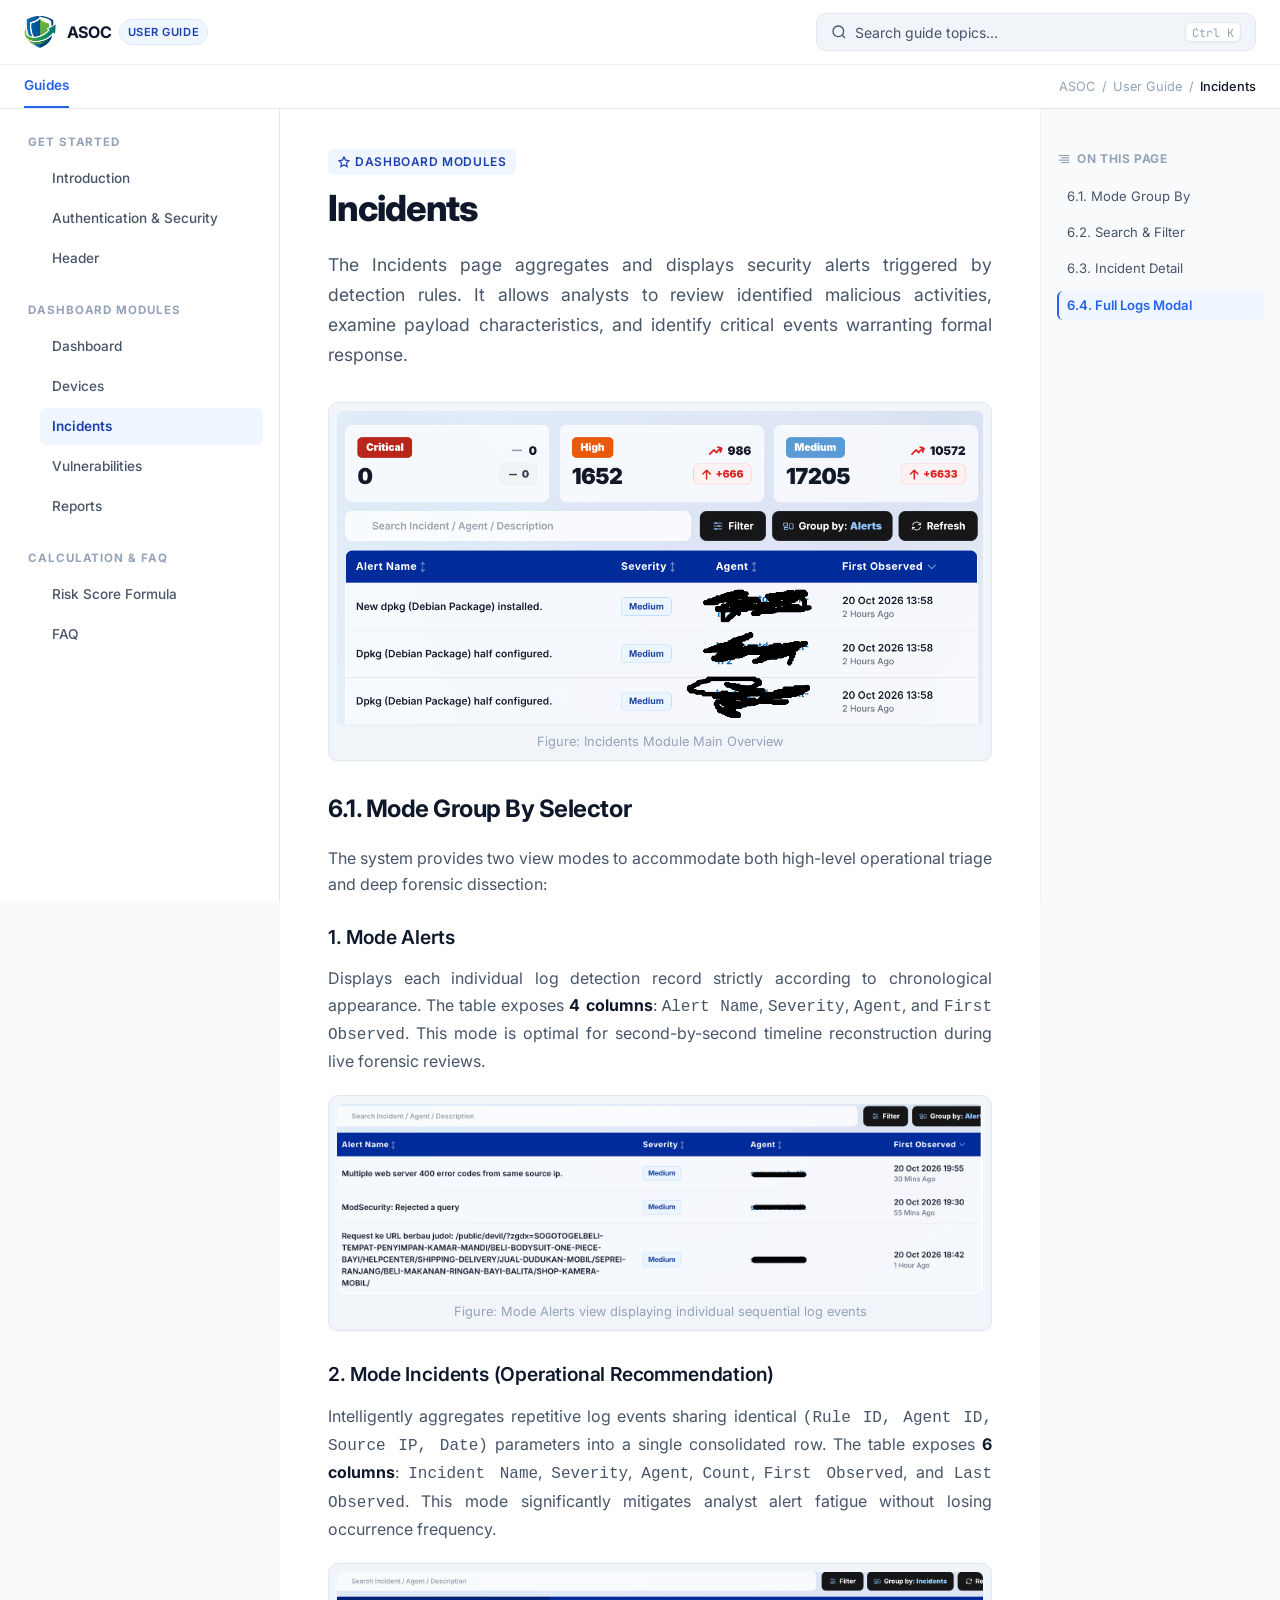
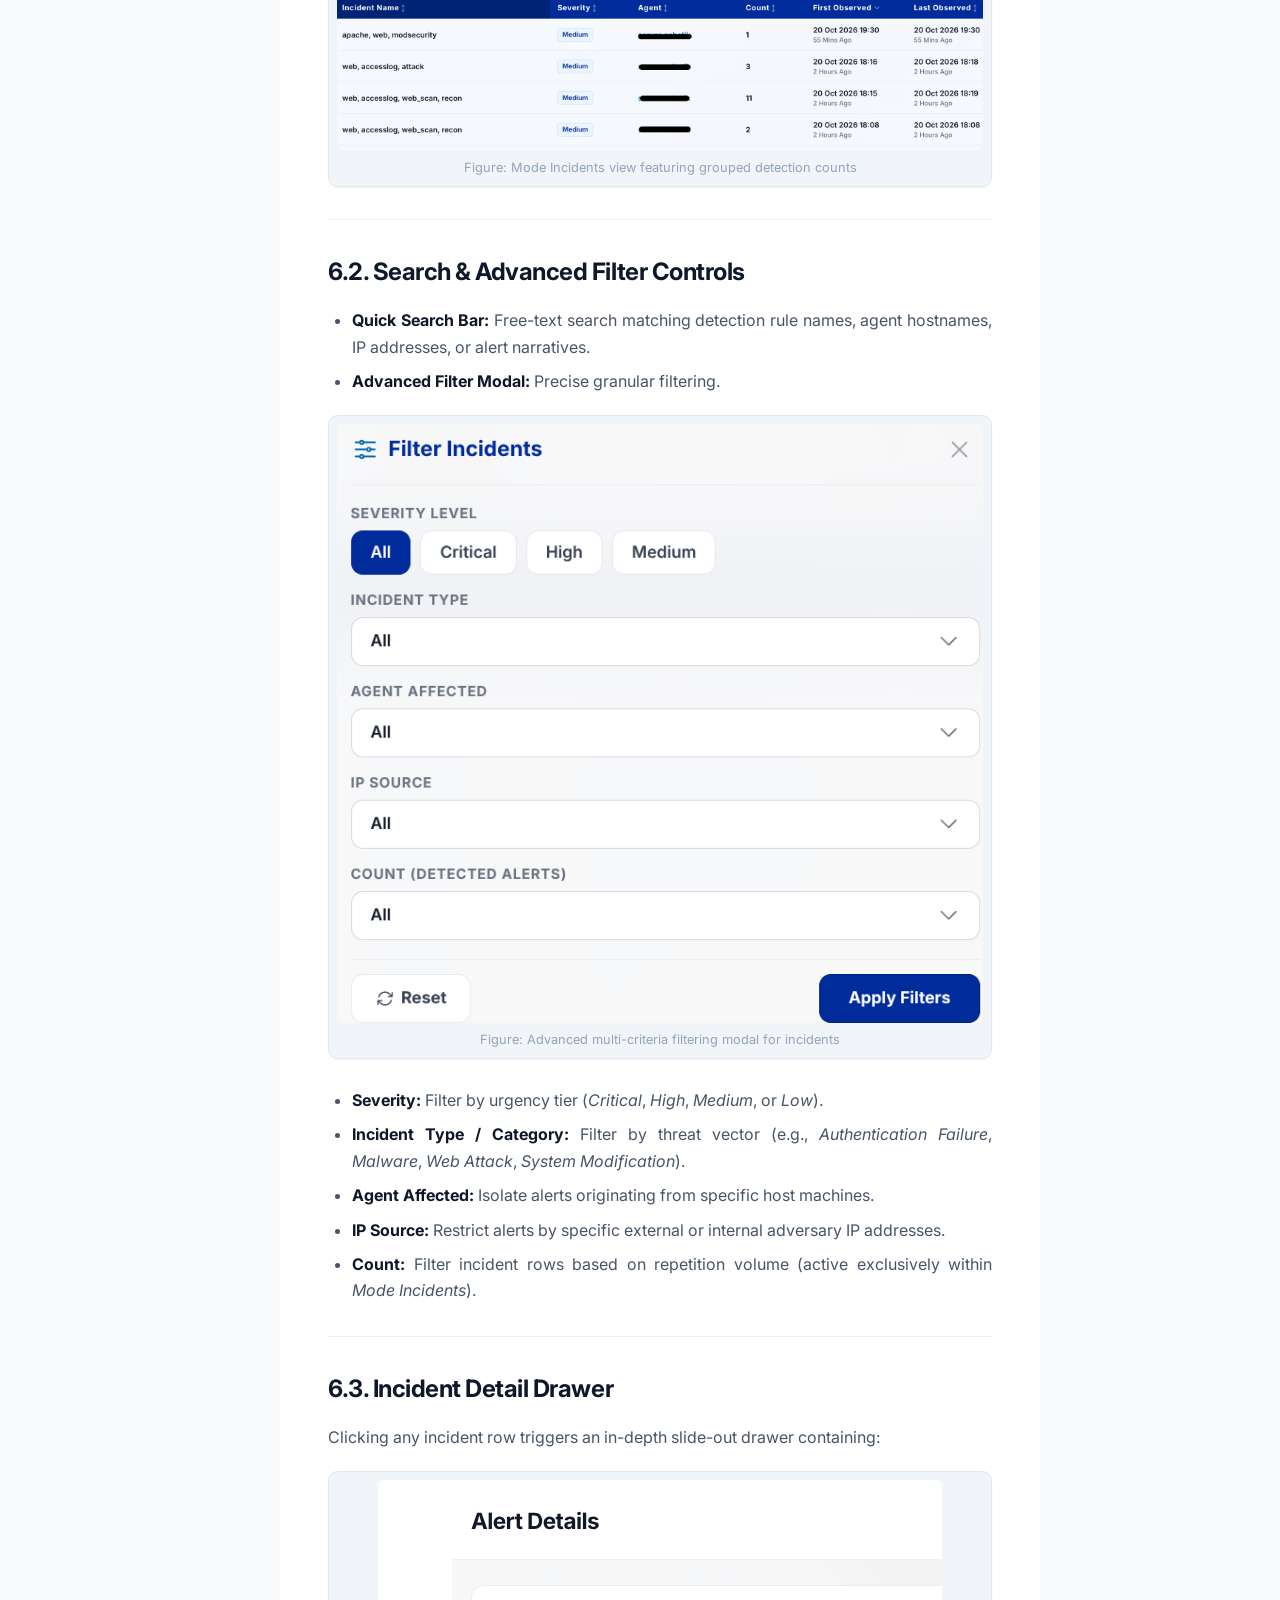
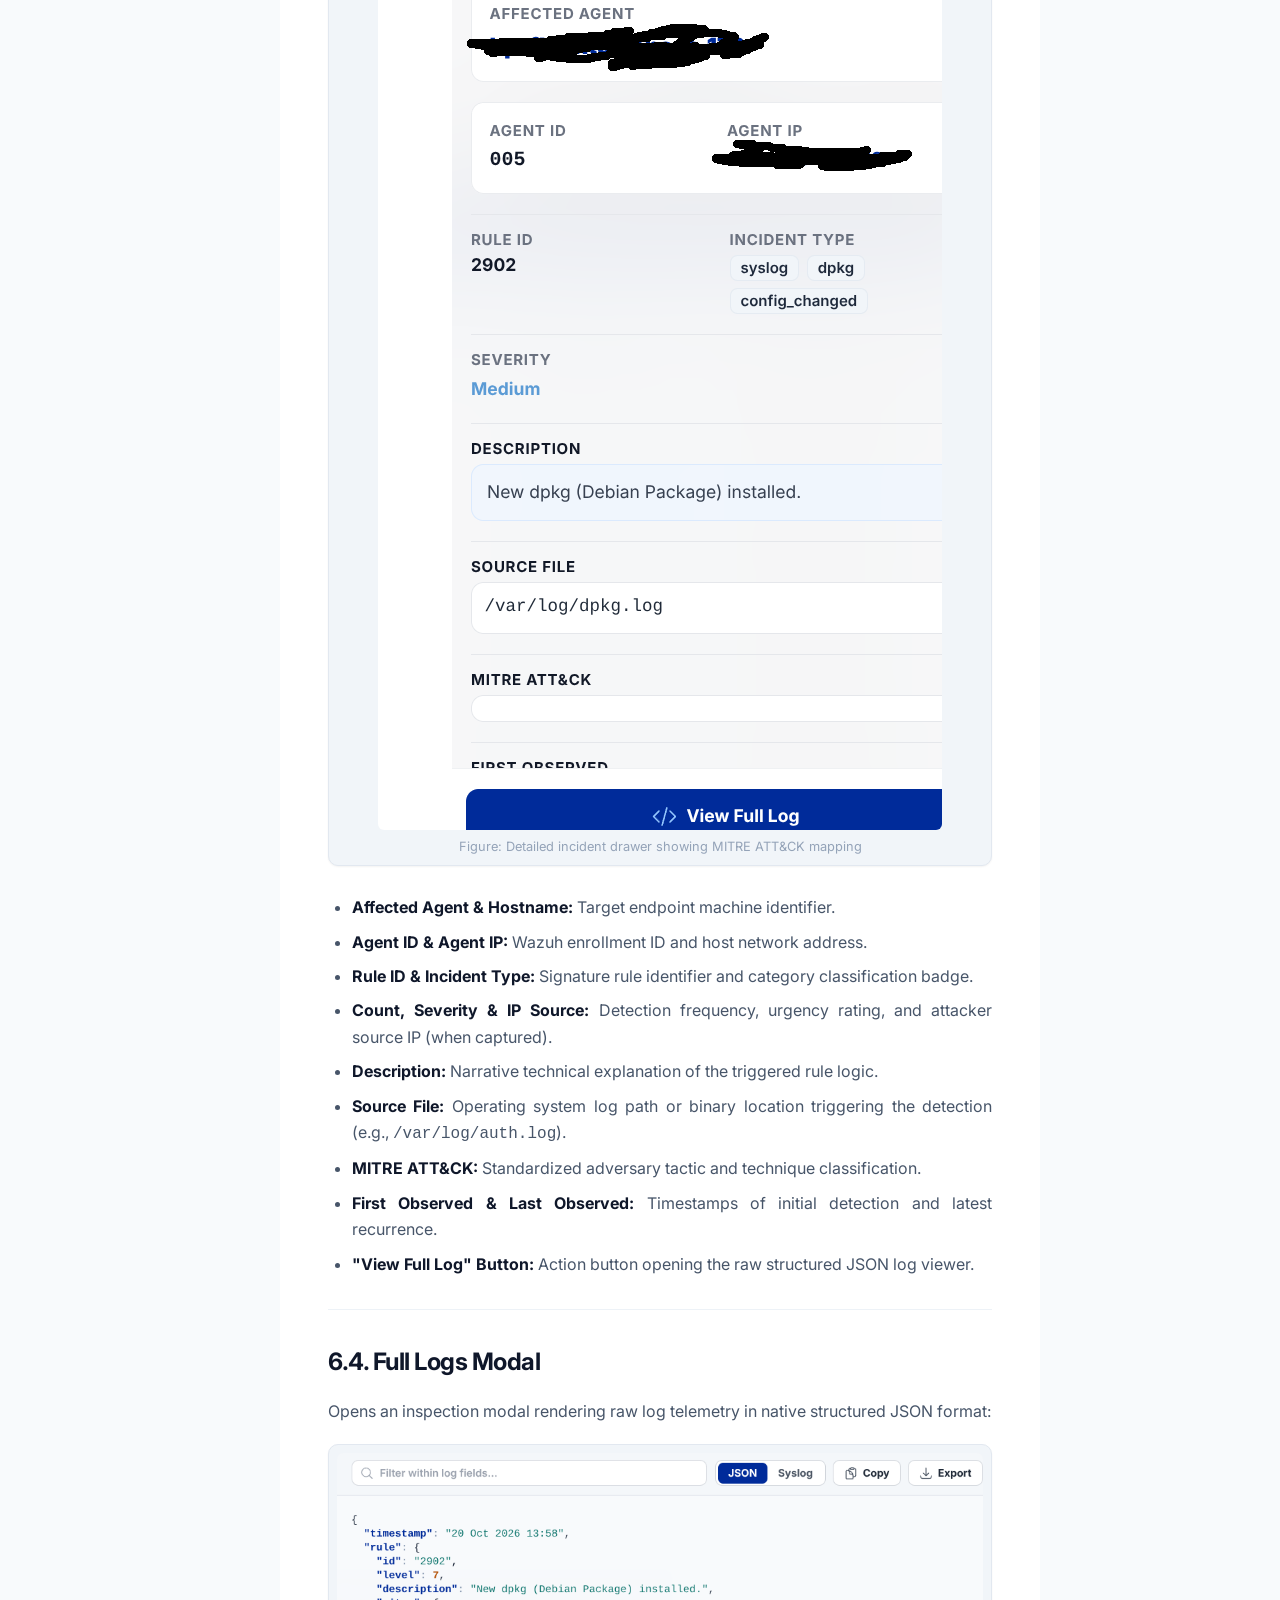
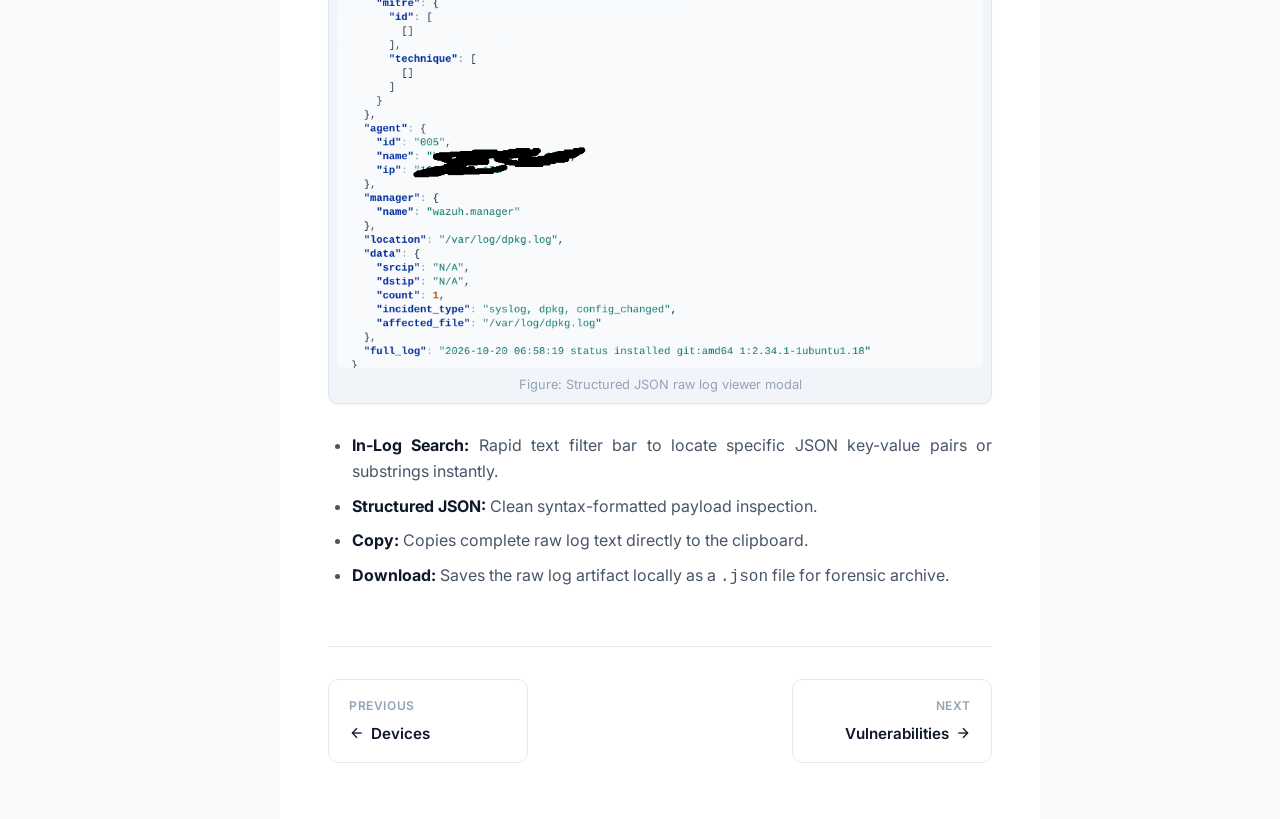
<file: incidents.html>
<!DOCTYPE html>
<html lang="en">
<head>
  <meta charset="UTF-8">
  <meta name="viewport" content="width=device-width, initial-scale=1.0">
  <meta name="robots" content="noindex, nofollow">
  <title>Incidents - ASOC Client Dashboard User Guide</title>
  <meta name="description" content="Guideline for reviewing security alerts, switching between Alerts and Incidents mode, inspecting raw JSON logs, and MITRE ATT&CK mapping.">
  
  <!-- Favicon / Brand Icon -->
  <link rel="icon" type="image/png" href="assets/images/logo/infoguard.png">
  <link rel="shortcut icon" href="favicon.ico">

  <link rel="preconnect" href="https://fonts.googleapis.com">
  <link rel="preconnect" href="https://fonts.gstatic.com" crossorigin>
  <link href="https://fonts.googleapis.com/css2?family=Inter:wght@400;500;600;700;800&family=JetBrains+Mono:wght@400;500;600&display=swap" rel="stylesheet">
  <link rel="stylesheet" href="assets/css/styles.css">
</head>
<body>

  <!-- Top Sticky Navigation Bar -->
  <header class="site-header">
    <div class="header-top">
      
      <div class="brand-wrapper">
        <button id="mobileMenuBtn" class="mobile-menu-btn" aria-label="Open Navigation Menu">
          <svg width="20" height="20" viewBox="0 0 24 24" fill="none" stroke="currentColor" stroke-width="2" stroke-linecap="round" stroke-linejoin="round">
            <line x1="3" y1="12" x2="21" y2="12"></line>
            <line x1="3" y1="6" x2="21" y2="6"></line>
            <line x1="3" y1="18" x2="21" y2="18"></line>
          </svg>
        </button>

        <a href="index.html" class="brand-logo">
          <img src="assets/images/logo/infoguard.png" alt="InfoGuard Logo" class="brand-logo-img">
          <div class="brand-text">
            <span>ASOC</span>
            <span class="brand-badge">User Guide</span>
          </div>
        </a>
      </div>

      <div class="header-search">
        <button id="searchTriggerBtn" class="search-trigger-btn" aria-label="Search Guide">
          <div class="search-trigger-left">
            <svg width="16" height="16" viewBox="0 0 24 24" fill="none" stroke="currentColor" stroke-width="2">
              <circle cx="11" cy="11" r="8"></circle>
              <line x1="21" y1="21" x2="16.65" y2="16.65"></line>
            </svg>
            <span>Search guide topics...</span>
          </div>
          <kbd class="kbd-shortcut">Ctrl K</kbd>
        </button>
      </div>

    </div>

    <!-- Subnav Tabs: Only Guides -->
    <div class="header-subnav">
      <nav class="subnav-tabs" aria-label="Sub navigation">
        <span class="subnav-tab active">Guides</span>
      </nav>

      <div class="breadcrumb-trail">
        <span>ASOC</span>
        <span>/</span>
        <span>User Guide</span>
        <span>/</span>
        <span style="color: var(--color-text-main); font-weight: 500;">Incidents</span>
      </div>
    </div>
  </header>

  <div id="sidebarBackdrop" class="sidebar-backdrop"></div>

  <div class="layout-container">
    
    <!-- Left Navigation Sidebar: No Numbers -->
    <aside id="sidebarLeft" class="sidebar-left" aria-label="Documentation Navigation">
      <div class="nav-group">
        <div class="nav-group-title">Get Started</div>
        <ul class="nav-items">
          <li>
            <a href="index.html" class="nav-link">
              <span>Introduction</span>
            </a>
          </li>
          <li>
            <a href="authentication.html" class="nav-link">
              <span>Authentication & Security</span>
            </a>
          </li>
          <li>
            <a href="header.html" class="nav-link">
              <span>Header</span>
            </a>
          </li>
        </ul>
      </div>

      <div class="nav-group">
        <div class="nav-group-title">Dashboard Modules</div>
        <ul class="nav-items">
          <li>
            <a href="dashboard.html" class="nav-link">
              <span>Dashboard</span>
            </a>
          </li>
          <li>
            <a href="devices.html" class="nav-link">
              <span>Devices</span>
            </a>
          </li>
          <li>
            <a href="incidents.html" class="nav-link active">
              <span>Incidents</span>
            </a>
          </li>
          <li>
            <a href="vulnerabilities.html" class="nav-link">
              <span>Vulnerabilities</span>
            </a>
          </li>
          <li>
            <a href="reports.html" class="nav-link">
              <span>Reports</span>
            </a>
          </li>
        </ul>
      </div>

      <div class="nav-group">
        <div class="nav-group-title">Calculation & FAQ</div>
        <ul class="nav-items">
          <li>
            <a href="risk-score-formula.html" class="nav-link">
              <span>Risk Score Formula</span>
            </a>
          </li>
          <li>
            <a href="faq.html" class="nav-link">
              <span>FAQ</span>
            </a>
          </li>
        </ul>
      </div>
    </aside>

    <!-- Main Content -->
    <main class="main-content">
      <div class="content-inner">

        <div class="content-category">
          <svg width="12" height="12" viewBox="0 0 24 24" fill="none" stroke="currentColor" stroke-width="2.5">
            <polygon points="12 2 15.09 8.26 22 9.27 17 14.14 18.18 21.02 12 17.77 5.82 21.02 7 14.14 2 9.27 8.91 8.26 12 2"></polygon>
          </svg>
          Dashboard Modules
        </div>

        <h1 class="page-title">Incidents</h1>
        <p class="lead-paragraph">
          The Incidents page aggregates and displays security alerts triggered by detection rules. It allows analysts to review identified malicious activities, examine payload characteristics, and identify critical events warranting formal response.
        </p>

        <div class="doc-image-container">
          <img src="assets/images/screenshots/incidents/incidents-overview.png" alt="Incidents Page Interface Overview" class="doc-image" loading="lazy">
          <div class="doc-image-caption">Figure: Incidents Module Main Overview</div>
        </div>

        <!-- Section 6.1 -->
        <section id="group-by-selector" class="doc-section">
          <h2 class="section-h2">6.1. Mode Group By Selector</h2>
          <p>
            The system provides two view modes to accommodate both high-level operational triage and deep forensic dissection:
          </p>

          <h3 class="section-h3">1. Mode Alerts</h3>
          <p>
            Displays each individual log detection record strictly according to chronological appearance. The table exposes <strong>4 columns</strong>: <code>Alert Name</code>, <code>Severity</code>, <code>Agent</code>, and <code>First Observed</code>. This mode is optimal for second-by-second timeline reconstruction during live forensic reviews.
          </p>
          <div class="doc-image-container">
            <img src="assets/images/screenshots/incidents/group-by-alerts.png" alt="Mode Alerts Table" class="doc-image" loading="lazy">
            <div class="doc-image-caption">Figure: Mode Alerts view displaying individual sequential log events</div>
          </div>

          <h3 class="section-h3">2. Mode Incidents (Operational Recommendation)</h3>
          <p>
            Intelligently aggregates repetitive log events sharing identical <code>(Rule ID, Agent ID, Source IP, Date)</code> parameters into a single consolidated row. The table exposes <strong>6 columns</strong>: <code>Incident Name</code>, <code>Severity</code>, <code>Agent</code>, <code>Count</code>, <code>First Observed</code>, and <code>Last Observed</code>. This mode significantly mitigates analyst alert fatigue without losing occurrence frequency.
          </p>
          <div class="doc-image-container">
            <img src="assets/images/screenshots/incidents/group-by-incidents.png" alt="Mode Incidents Grouped View" class="doc-image" loading="lazy">
            <div class="doc-image-caption">Figure: Mode Incidents view featuring grouped detection counts</div>
          </div>
        </section>

        <!-- Section 6.2 -->
        <section id="search-filter" class="doc-section">
          <h2 class="section-h2">6.2. Search & Advanced Filter Controls</h2>
          <ul>
            <li><strong>Quick Search Bar:</strong> Free-text search matching detection rule names, agent hostnames, IP addresses, or alert narratives.</li>
            <li><strong>Advanced Filter Modal:</strong> Precise granular filtering.</li>
          </ul>

          <div class="doc-image-container">
            <img src="assets/images/screenshots/incidents/filter-incidents.png" alt="Advanced Filter Criteria Modal" class="doc-image" loading="lazy">
            <div class="doc-image-caption">Figure: Advanced multi-criteria filtering modal for incidents</div>
          </div>

          <ul>
            <li><strong>Severity:</strong> Filter by urgency tier (<em>Critical</em>, <em>High</em>, <em>Medium</em>, or <em>Low</em>).</li>
            <li><strong>Incident Type / Category:</strong> Filter by threat vector (e.g., <em>Authentication Failure</em>, <em>Malware</em>, <em>Web Attack</em>, <em>System Modification</em>).</li>
            <li><strong>Agent Affected:</strong> Isolate alerts originating from specific host machines.</li>
            <li><strong>IP Source:</strong> Restrict alerts by specific external or internal adversary IP addresses.</li>
            <li><strong>Count:</strong> Filter incident rows based on repetition volume (active exclusively within <em>Mode Incidents</em>).</li>
          </ul>
        </section>

        <!-- Section 6.3 -->
        <section id="incident-detail" class="doc-section">
          <h2 class="section-h2">6.3. Incident Detail Drawer</h2>
          <p>
            Clicking any incident row triggers an in-depth slide-out drawer containing:
          </p>

          <div class="doc-image-container">
            <img src="assets/images/screenshots/incidents/incident-details.png" alt="Incident Detail Drawer" class="doc-image" loading="lazy">
            <div class="doc-image-caption">Figure: Detailed incident drawer showing MITRE ATT&CK mapping</div>
          </div>

          <ul>
            <li><strong>Affected Agent & Hostname:</strong> Target endpoint machine identifier.</li>
            <li><strong>Agent ID & Agent IP:</strong> Wazuh enrollment ID and host network address.</li>
            <li><strong>Rule ID & Incident Type:</strong> Signature rule identifier and category classification badge.</li>
            <li><strong>Count, Severity & IP Source:</strong> Detection frequency, urgency rating, and attacker source IP (when captured).</li>
            <li><strong>Description:</strong> Narrative technical explanation of the triggered rule logic.</li>
            <li><strong>Source File:</strong> Operating system log path or binary location triggering the detection (e.g., <code>/var/log/auth.log</code>).</li>
            <li><strong>MITRE ATT&CK:</strong> Standardized adversary tactic and technique classification.</li>
            <li><strong>First Observed & Last Observed:</strong> Timestamps of initial detection and latest recurrence.</li>
            <li><strong>"View Full Log" Button:</strong> Action button opening the raw structured JSON log viewer.</li>
          </ul>
        </section>

        <!-- Section 6.4 -->
        <section id="full-logs" class="doc-section">
          <h2 class="section-h2">6.4. Full Logs Modal</h2>
          <p>
            Opens an inspection modal rendering raw log telemetry in native structured JSON format:
          </p>

          <div class="doc-image-container">
            <img src="assets/images/screenshots/incidents/full-log-incidents.png" alt="Full JSON Logs Inspection Modal" class="doc-image" loading="lazy">
            <div class="doc-image-caption">Figure: Structured JSON raw log viewer modal</div>
          </div>

          <ul>
            <li><strong>In-Log Search:</strong> Rapid text filter bar to locate specific JSON key-value pairs or substrings instantly.</li>
            <li><strong>Structured JSON:</strong> Clean syntax-formatted payload inspection.</li>
            <li><strong>Copy:</strong> Copies complete raw log text directly to the clipboard.</li>
            <li><strong>Download:</strong> Saves the raw log artifact locally as a <code>.json</code> file for forensic archive.</li>
          </ul>
        </section>

        <!-- Pagination -->
        <div class="doc-pagination">
          <a href="devices.html" class="pagination-link">
            <span class="pagination-label">Previous</span>
            <span class="pagination-title">
              <svg width="16" height="16" viewBox="0 0 24 24" fill="none" stroke="currentColor" stroke-width="2">
                <line x1="19" y1="12" x2="5" y2="12"></line>
                <polyline points="12 19 5 12 12 5"></polyline>
              </svg>
              Devices
            </span>
          </a>

          <a href="vulnerabilities.html" class="pagination-link pagination-next">
            <span class="pagination-label">Next</span>
            <span class="pagination-title">
              Vulnerabilities
              <svg width="16" height="16" viewBox="0 0 24 24" fill="none" stroke="currentColor" stroke-width="2">
                <line x1="5" y1="12" x2="19" y2="12"></line>
                <polyline points="12 5 19 12 12 19"></polyline>
              </svg>
            </span>
          </a>
        </div>

      </div>
    </main>

    <!-- Right Sidebar: On this page (Only sub-sections of this page!) -->
    <aside class="sidebar-right" aria-label="On this page navigation">
      <div class="toc-title">
        <svg width="14" height="14" viewBox="0 0 24 24" fill="none" stroke="currentColor" stroke-width="2">
          <line x1="21" y1="10" x2="7" y2="10"></line>
          <line x1="21" y1="6" x2="3" y2="6"></line>
          <line x1="21" y1="14" x2="3" y2="14"></line>
          <line x1="21" y1="18" x2="7" y2="18"></line>
        </svg>
        <span>On this page</span>
      </div>

      <nav>
        <ul class="toc-list">
          <li><a href="#group-by-selector" class="toc-link active">6.1. Mode Group By</a></li>
          <li><a href="#search-filter" class="toc-link">6.2. Search & Filter</a></li>
          <li><a href="#incident-detail" class="toc-link">6.3. Incident Detail</a></li>
          <li><a href="#full-logs" class="toc-link">6.4. Full Logs Modal</a></li>
        </ul>
      </nav>
    </aside>

  </div>

  <!-- Search Modal Dialog -->
  <dialog id="searchDialog" class="search-dialog">
    <div class="search-dialog-header">
      <svg width="18" height="18" viewBox="0 0 24 24" fill="none" stroke="var(--color-primary)" stroke-width="2">
        <circle cx="11" cy="11" r="8"></circle>
        <line x1="21" y1="21" x2="16.65" y2="16.65"></line>
      </svg>
      <input type="search" id="searchInput" class="search-input" placeholder="Search guide topics... (e.g. alerts, incidents, MITRE)" autocomplete="off">
      <button id="searchDialogClose" class="search-dialog-close">ESC</button>
    </div>
    <ul id="searchResultsList" class="search-results-list" role="listbox"></ul>
  </dialog>

  <script src="assets/js/app.js"></script>
</body>
</html>
</file>
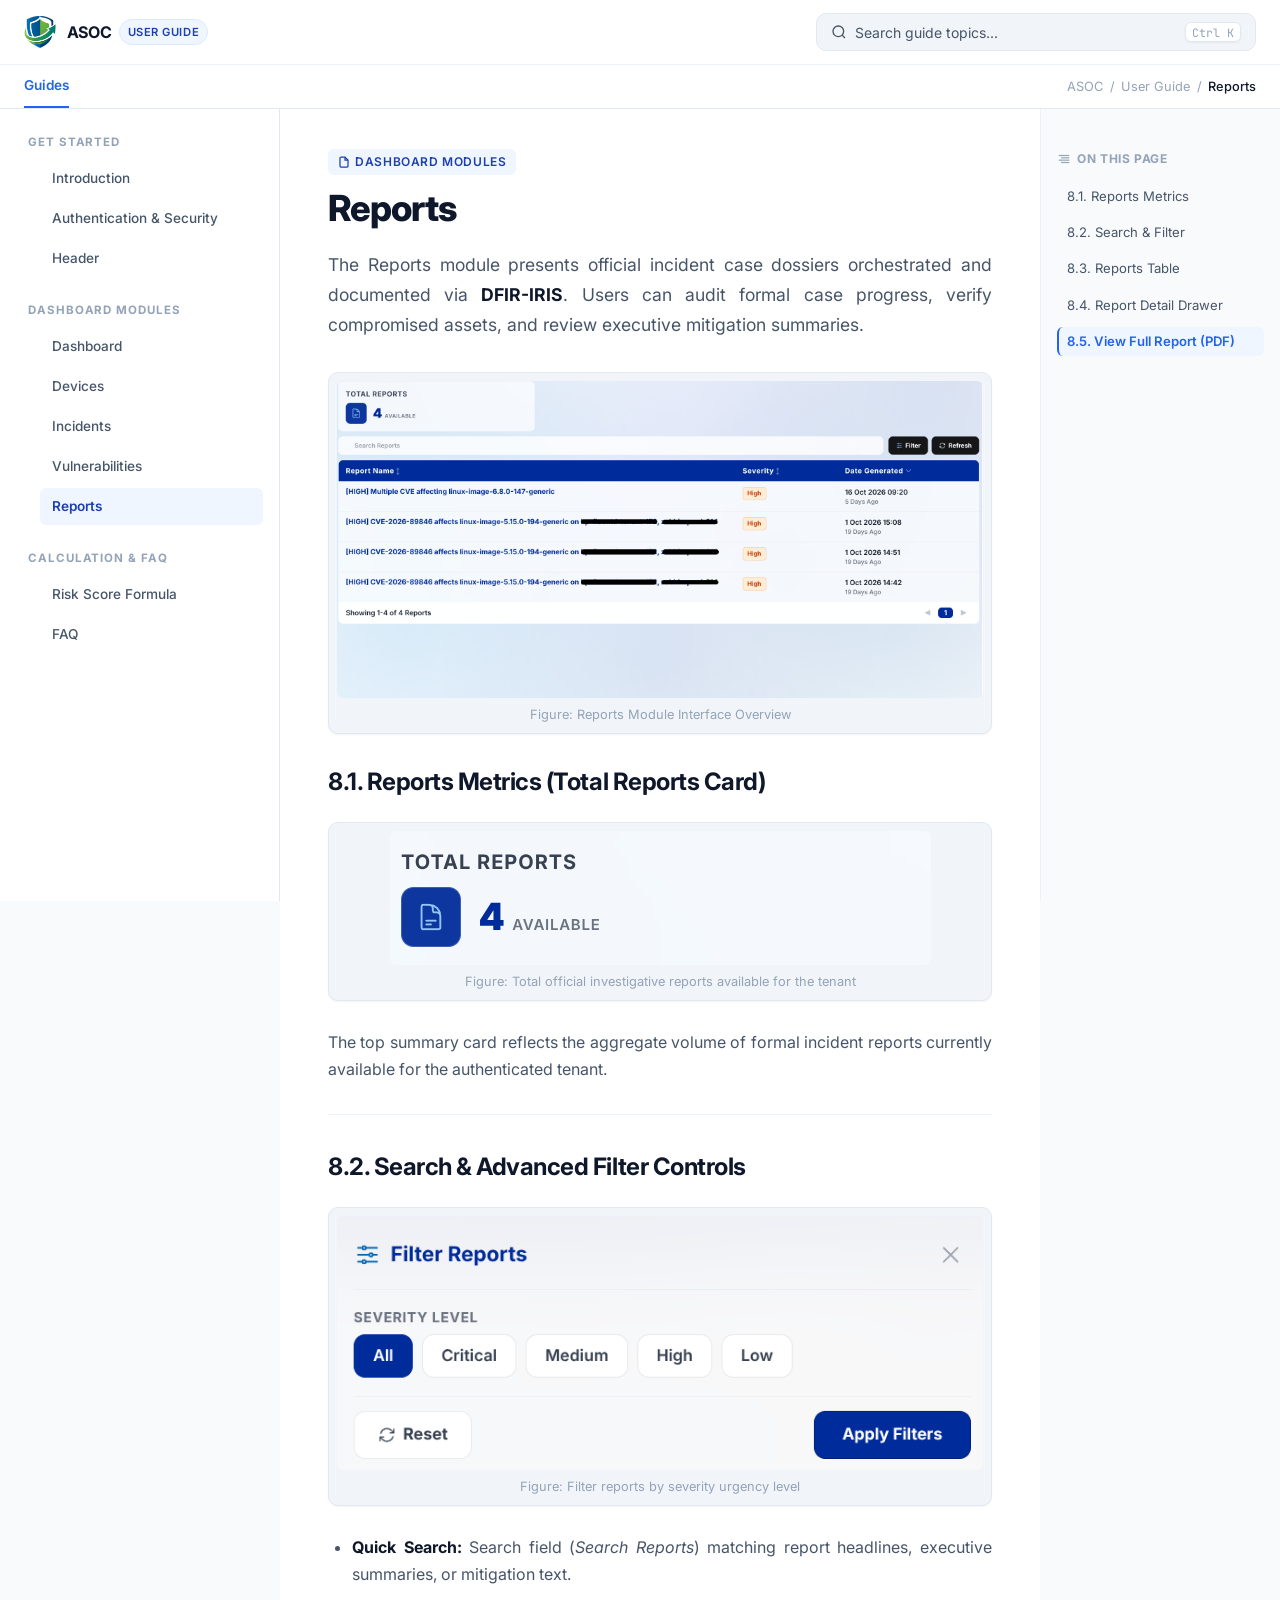
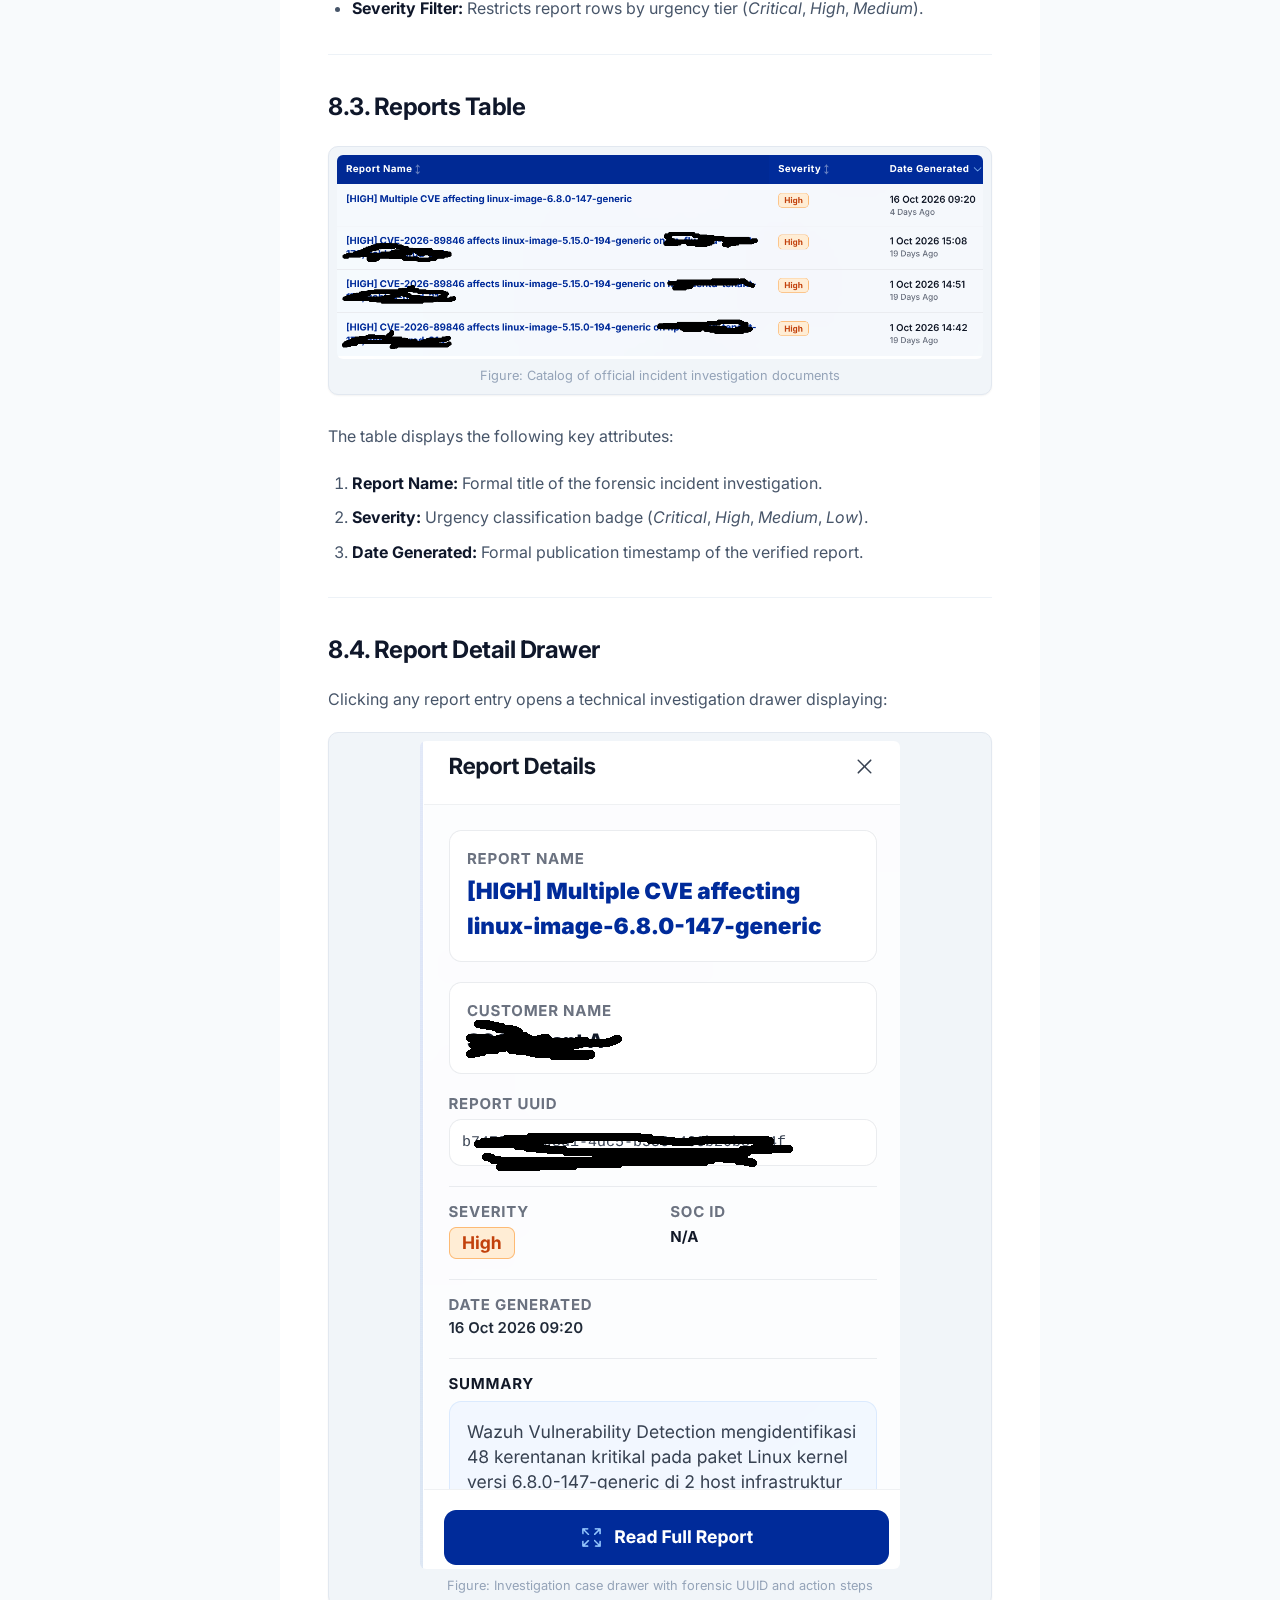
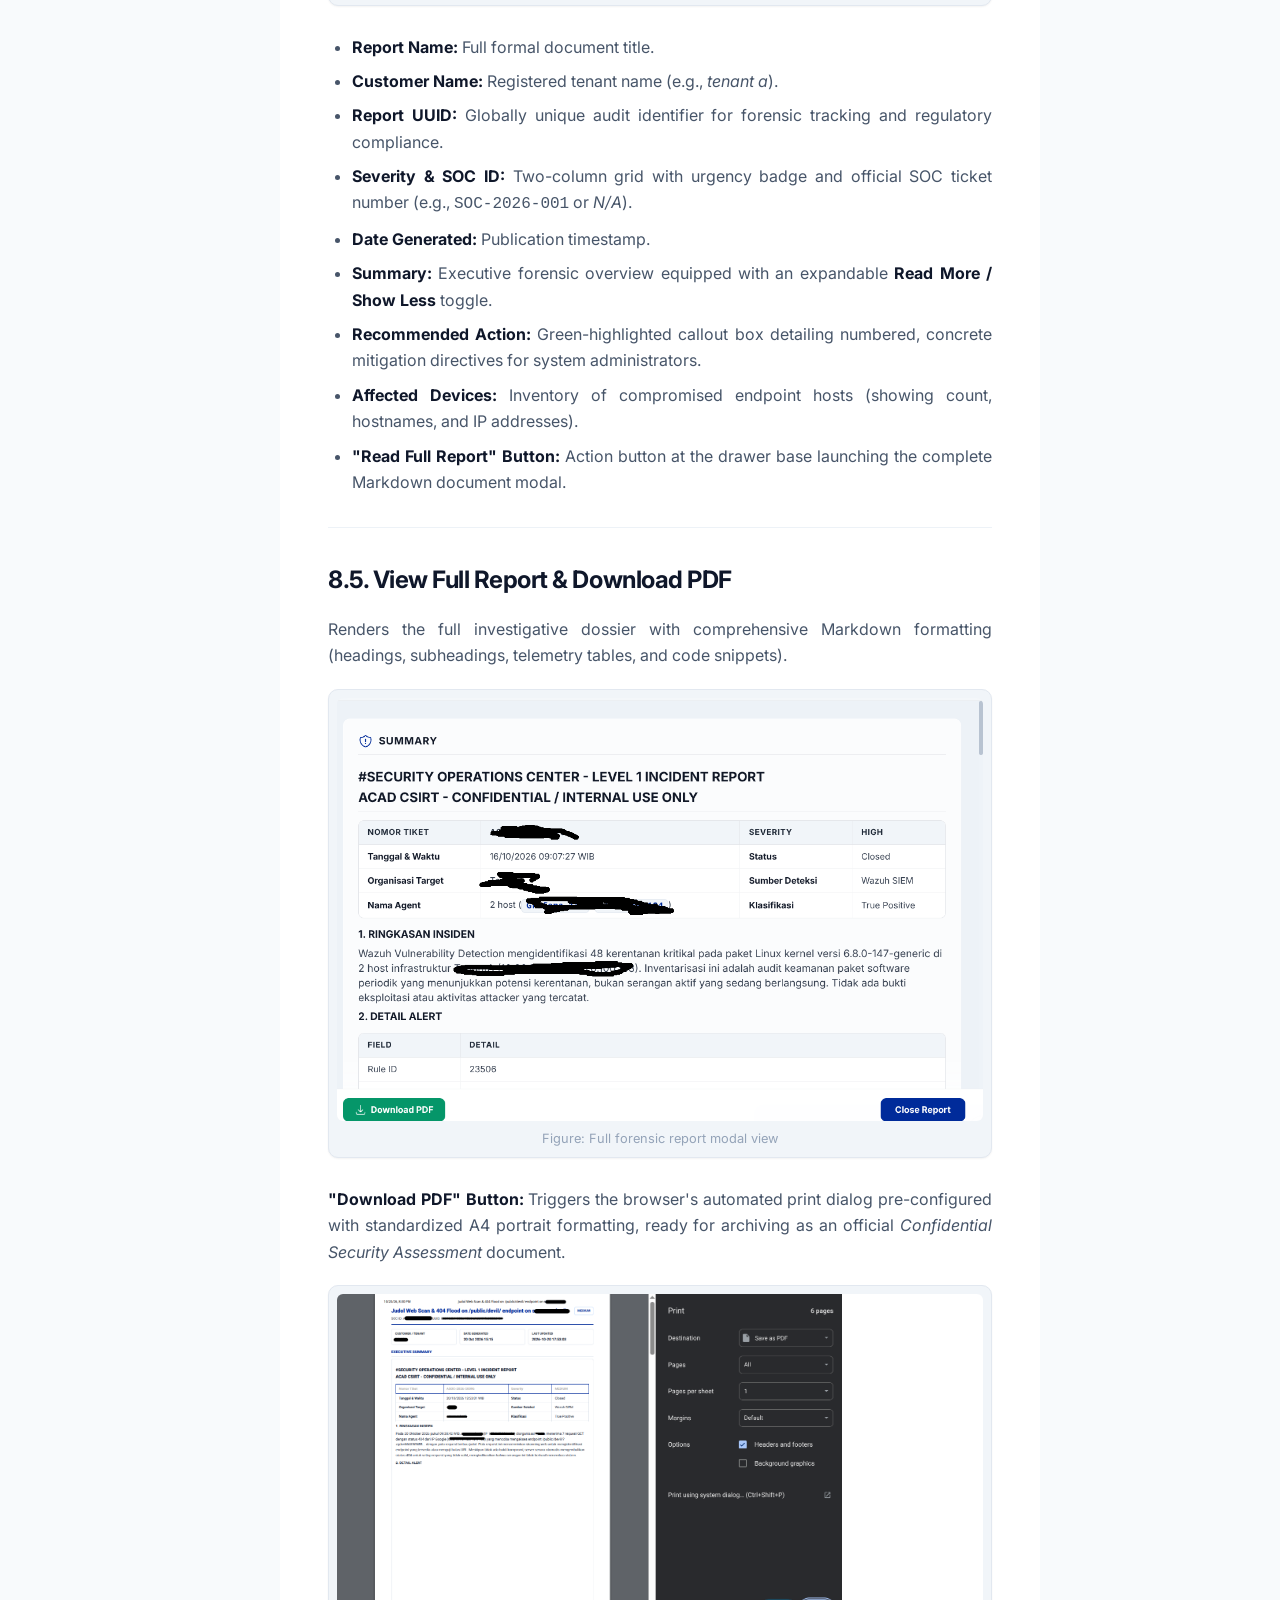
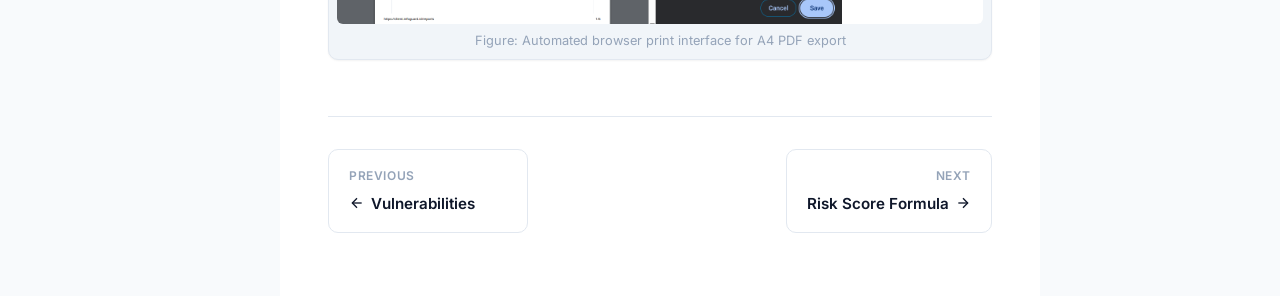
<file: reports.html>
<!DOCTYPE html>
<html lang="en">
<head>
  <meta charset="UTF-8">
  <meta name="viewport" content="width=device-width, initial-scale=1.0">
  <meta name="robots" content="noindex, nofollow">
  <title>Reports - ASOC Client Dashboard User Guide</title>
  <meta name="description" content="Guideline for formal incident investigation reports managed through DFIR-IRIS, forensic UUID auditing, and PDF export dialogs.">
  
  <!-- Favicon / Brand Icon -->
  <link rel="icon" type="image/png" href="assets/images/logo/infoguard.png">
  <link rel="shortcut icon" href="favicon.ico">

  <link rel="preconnect" href="https://fonts.googleapis.com">
  <link rel="preconnect" href="https://fonts.gstatic.com" crossorigin>
  <link href="https://fonts.googleapis.com/css2?family=Inter:wght@400;500;600;700;800&family=JetBrains+Mono:wght@400;500;600&display=swap" rel="stylesheet">
  <link rel="stylesheet" href="assets/css/styles.css">
</head>
<body>

  <!-- Top Sticky Navigation Bar -->
  <header class="site-header">
    <div class="header-top">
      
      <div class="brand-wrapper">
        <button id="mobileMenuBtn" class="mobile-menu-btn" aria-label="Open Navigation Menu">
          <svg width="20" height="20" viewBox="0 0 24 24" fill="none" stroke="currentColor" stroke-width="2" stroke-linecap="round" stroke-linejoin="round">
            <line x1="3" y1="12" x2="21" y2="12"></line>
            <line x1="3" y1="6" x2="21" y2="6"></line>
            <line x1="3" y1="18" x2="21" y2="18"></line>
          </svg>
        </button>

        <a href="index.html" class="brand-logo">
          <img src="assets/images/logo/infoguard.png" alt="InfoGuard Logo" class="brand-logo-img">
          <div class="brand-text">
            <span>ASOC</span>
            <span class="brand-badge">User Guide</span>
          </div>
        </a>
      </div>

      <div class="header-search">
        <button id="searchTriggerBtn" class="search-trigger-btn" aria-label="Search Guide">
          <div class="search-trigger-left">
            <svg width="16" height="16" viewBox="0 0 24 24" fill="none" stroke="currentColor" stroke-width="2">
              <circle cx="11" cy="11" r="8"></circle>
              <line x1="21" y1="21" x2="16.65" y2="16.65"></line>
            </svg>
            <span>Search guide topics...</span>
          </div>
          <kbd class="kbd-shortcut">Ctrl K</kbd>
        </button>
      </div>

    </div>

    <!-- Subnav Tabs: Only Guides -->
    <div class="header-subnav">
      <nav class="subnav-tabs" aria-label="Sub navigation">
        <span class="subnav-tab active">Guides</span>
      </nav>

      <div class="breadcrumb-trail">
        <span>ASOC</span>
        <span>/</span>
        <span>User Guide</span>
        <span>/</span>
        <span style="color: var(--color-text-main); font-weight: 500;">Reports</span>
      </div>
    </div>
  </header>

  <div id="sidebarBackdrop" class="sidebar-backdrop"></div>

  <div class="layout-container">
    
    <!-- Left Navigation Sidebar: No Numbers -->
    <aside id="sidebarLeft" class="sidebar-left" aria-label="Documentation Navigation">
      <div class="nav-group">
        <div class="nav-group-title">Get Started</div>
        <ul class="nav-items">
          <li>
            <a href="index.html" class="nav-link">
              <span>Introduction</span>
            </a>
          </li>
          <li>
            <a href="authentication.html" class="nav-link">
              <span>Authentication & Security</span>
            </a>
          </li>
          <li>
            <a href="header.html" class="nav-link">
              <span>Header</span>
            </a>
          </li>
        </ul>
      </div>

      <div class="nav-group">
        <div class="nav-group-title">Dashboard Modules</div>
        <ul class="nav-items">
          <li>
            <a href="dashboard.html" class="nav-link">
              <span>Dashboard</span>
            </a>
          </li>
          <li>
            <a href="devices.html" class="nav-link">
              <span>Devices</span>
            </a>
          </li>
          <li>
            <a href="incidents.html" class="nav-link">
              <span>Incidents</span>
            </a>
          </li>
          <li>
            <a href="vulnerabilities.html" class="nav-link">
              <span>Vulnerabilities</span>
            </a>
          </li>
          <li>
            <a href="reports.html" class="nav-link active">
              <span>Reports</span>
            </a>
          </li>
        </ul>
      </div>

      <div class="nav-group">
        <div class="nav-group-title">Calculation & FAQ</div>
        <ul class="nav-items">
          <li>
            <a href="risk-score-formula.html" class="nav-link">
              <span>Risk Score Formula</span>
            </a>
          </li>
          <li>
            <a href="faq.html" class="nav-link">
              <span>FAQ</span>
            </a>
          </li>
        </ul>
      </div>
    </aside>

    <!-- Main Content -->
    <main class="main-content">
      <div class="content-inner">

        <div class="content-category">
          <svg width="12" height="12" viewBox="0 0 24 24" fill="none" stroke="currentColor" stroke-width="2.5">
            <path d="M14 2H6a2 2 0 0 0-2 2v16a2 2 0 0 0 2 2h12a2 2 0 0 0 2-2V8z"></path>
            <polyline points="14 2 14 8 20 8"></polyline>
          </svg>
          Dashboard Modules
        </div>

        <h1 class="page-title">Reports</h1>
        <p class="lead-paragraph">
          The Reports module presents official incident case dossiers orchestrated and documented via <strong>DFIR-IRIS</strong>. Users can audit formal case progress, verify compromised assets, and review executive mitigation summaries.
        </p>

        <div class="doc-image-container">
          <img src="assets/images/screenshots/reports/reports-overview.png" alt="Reports Module Overview" class="doc-image" loading="lazy">
          <div class="doc-image-caption">Figure: Reports Module Interface Overview</div>
        </div>

        <!-- Section 8.1 -->
        <section id="report-metrics" class="doc-section">
          <h2 class="section-h2">8.1. Reports Metrics (Total Reports Card)</h2>
          
          <div class="doc-image-container">
            <img src="assets/images/screenshots/reports/total-report-widget.png" alt="Total Reports KPI Card" class="doc-image" loading="lazy">
            <div class="doc-image-caption">Figure: Total official investigative reports available for the tenant</div>
          </div>

          <p>
            The top summary card reflects the aggregate volume of formal incident reports currently available for the authenticated tenant.
          </p>
        </section>

        <!-- Section 8.2 -->
        <section id="report-search" class="doc-section">
          <h2 class="section-h2">8.2. Search & Advanced Filter Controls</h2>

          <div class="doc-image-container">
            <img src="assets/images/screenshots/reports/filter-reports.png" alt="Report Severity Filter Controls" class="doc-image" loading="lazy">
            <div class="doc-image-caption">Figure: Filter reports by severity urgency level</div>
          </div>

          <ul>
            <li><strong>Quick Search:</strong> Search field (<em>Search Reports</em>) matching report headlines, executive summaries, or mitigation text.</li>
            <li><strong>Severity Filter:</strong> Restricts report rows by urgency tier (<em>Critical</em>, <em>High</em>, <em>Medium</em>).</li>
          </ul>
        </section>

        <!-- Section 8.3 -->
        <section id="report-table" class="doc-section">
          <h2 class="section-h2">8.3. Reports Table</h2>

          <div class="doc-image-container">
            <img src="assets/images/screenshots/reports/report-table.png" alt="Official Reports Table" class="doc-image" loading="lazy">
            <div class="doc-image-caption">Figure: Catalog of official incident investigation documents</div>
          </div>

          <p>The table displays the following key attributes:</p>
          <ol style="padding-left: 1.5rem;">
            <li><strong>Report Name:</strong> Formal title of the forensic incident investigation.</li>
            <li><strong>Severity:</strong> Urgency classification badge (<em>Critical</em>, <em>High</em>, <em>Medium</em>, <em>Low</em>).</li>
            <li><strong>Date Generated:</strong> Formal publication timestamp of the verified report.</li>
          </ol>
        </section>

        <!-- Section 8.4 -->
        <section id="report-detail" class="doc-section">
          <h2 class="section-h2">8.4. Report Detail Drawer</h2>
          <p>
            Clicking any report entry opens a technical investigation drawer displaying:
          </p>

          <div class="doc-image-container">
            <img src="assets/images/screenshots/reports/detail-report.png" alt="Report Case Detail Drawer" class="doc-image" loading="lazy">
            <div class="doc-image-caption">Figure: Investigation case drawer with forensic UUID and action steps</div>
          </div>

          <ul>
            <li><strong>Report Name:</strong> Full formal document title.</li>
            <li><strong>Customer Name:</strong> Registered tenant name (e.g., <em>tenant a</em>).</li>
            <li><strong>Report UUID:</strong> Globally unique audit identifier for forensic tracking and regulatory compliance.</li>
            <li><strong>Severity & SOC ID:</strong> Two-column grid with urgency badge and official SOC ticket number (e.g., <code>SOC-2026-001</code> or <em>N/A</em>).</li>
            <li><strong>Date Generated:</strong> Publication timestamp.</li>
            <li><strong>Summary:</strong> Executive forensic overview equipped with an expandable <strong>Read More / Show Less</strong> toggle.</li>
            <li><strong>Recommended Action:</strong> Green-highlighted callout box detailing numbered, concrete mitigation directives for system administrators.</li>
            <li><strong>Affected Devices:</strong> Inventory of compromised endpoint hosts (showing count, hostnames, and IP addresses).</li>
            <li><strong>"Read Full Report" Button:</strong> Action button at the drawer base launching the complete Markdown document modal.</li>
          </ul>
        </section>

        <!-- Section 8.5 -->
        <section id="view-full-report" class="doc-section">
          <h2 class="section-h2">8.5. View Full Report & Download PDF</h2>
          <p>
            Renders the full investigative dossier with comprehensive Markdown formatting (headings, subheadings, telemetry tables, and code snippets).
          </p>

          <div class="doc-image-container">
            <img src="assets/images/screenshots/reports/report-full.png" alt="Full Investigation Report Modal" class="doc-image" loading="lazy">
            <div class="doc-image-caption">Figure: Full forensic report modal view</div>
          </div>

          <p>
            <strong>"Download PDF" Button:</strong> Triggers the browser's automated print dialog pre-configured with standardized A4 portrait formatting, ready for archiving as an official <em>Confidential Security Assessment</em> document.
          </p>

          <div class="doc-image-container">
            <img src="assets/images/screenshots/reports/full-reports-download-as-pdf.png" alt="A4 PDF Print Dialog" class="doc-image" loading="lazy">
            <div class="doc-image-caption">Figure: Automated browser print interface for A4 PDF export</div>
          </div>
        </section>

        <!-- Pagination -->
        <div class="doc-pagination">
          <a href="vulnerabilities.html" class="pagination-link">
            <span class="pagination-label">Previous</span>
            <span class="pagination-title">
              <svg width="16" height="16" viewBox="0 0 24 24" fill="none" stroke="currentColor" stroke-width="2">
                <line x1="19" y1="12" x2="5" y2="12"></line>
                <polyline points="12 19 5 12 12 5"></polyline>
              </svg>
              Vulnerabilities
            </span>
          </a>

          <a href="risk-score-formula.html" class="pagination-link pagination-next">
            <span class="pagination-label">Next</span>
            <span class="pagination-title">
              Risk Score Formula
              <svg width="16" height="16" viewBox="0 0 24 24" fill="none" stroke="currentColor" stroke-width="2">
                <line x1="5" y1="12" x2="19" y2="12"></line>
                <polyline points="12 5 19 12 12 19"></polyline>
              </svg>
            </span>
          </a>
        </div>

      </div>
    </main>

    <!-- Right Sidebar: On this page (Only sub-sections of this page!) -->
    <aside class="sidebar-right" aria-label="On this page navigation">
      <div class="toc-title">
        <svg width="14" height="14" viewBox="0 0 24 24" fill="none" stroke="currentColor" stroke-width="2">
          <line x1="21" y1="10" x2="7" y2="10"></line>
          <line x1="21" y1="6" x2="3" y2="6"></line>
          <line x1="21" y1="14" x2="3" y2="14"></line>
          <line x1="21" y1="18" x2="7" y2="18"></line>
        </svg>
        <span>On this page</span>
      </div>

      <nav>
        <ul class="toc-list">
          <li><a href="#report-metrics" class="toc-link active">8.1. Reports Metrics</a></li>
          <li><a href="#report-search" class="toc-link">8.2. Search & Filter</a></li>
          <li><a href="#report-table" class="toc-link">8.3. Reports Table</a></li>
          <li><a href="#report-detail" class="toc-link">8.4. Report Detail Drawer</a></li>
          <li><a href="#view-full-report" class="toc-link">8.5. View Full Report (PDF)</a></li>
        </ul>
      </nav>
    </aside>

  </div>

  <!-- Search Modal Dialog -->
  <dialog id="searchDialog" class="search-dialog">
    <div class="search-dialog-header">
      <svg width="18" height="18" viewBox="0 0 24 24" fill="none" stroke="var(--color-primary)" stroke-width="2">
        <circle cx="11" cy="11" r="8"></circle>
        <line x1="21" y1="21" x2="16.65" y2="16.65"></line>
      </svg>
      <input type="search" id="searchInput" class="search-input" placeholder="Search guide topics... (e.g. reports, UUID, PDF)" autocomplete="off">
      <button id="searchDialogClose" class="search-dialog-close">ESC</button>
    </div>
    <ul id="searchResultsList" class="search-results-list" role="listbox"></ul>
  </dialog>

  <script src="assets/js/app.js"></script>
</body>
</html>
</file>
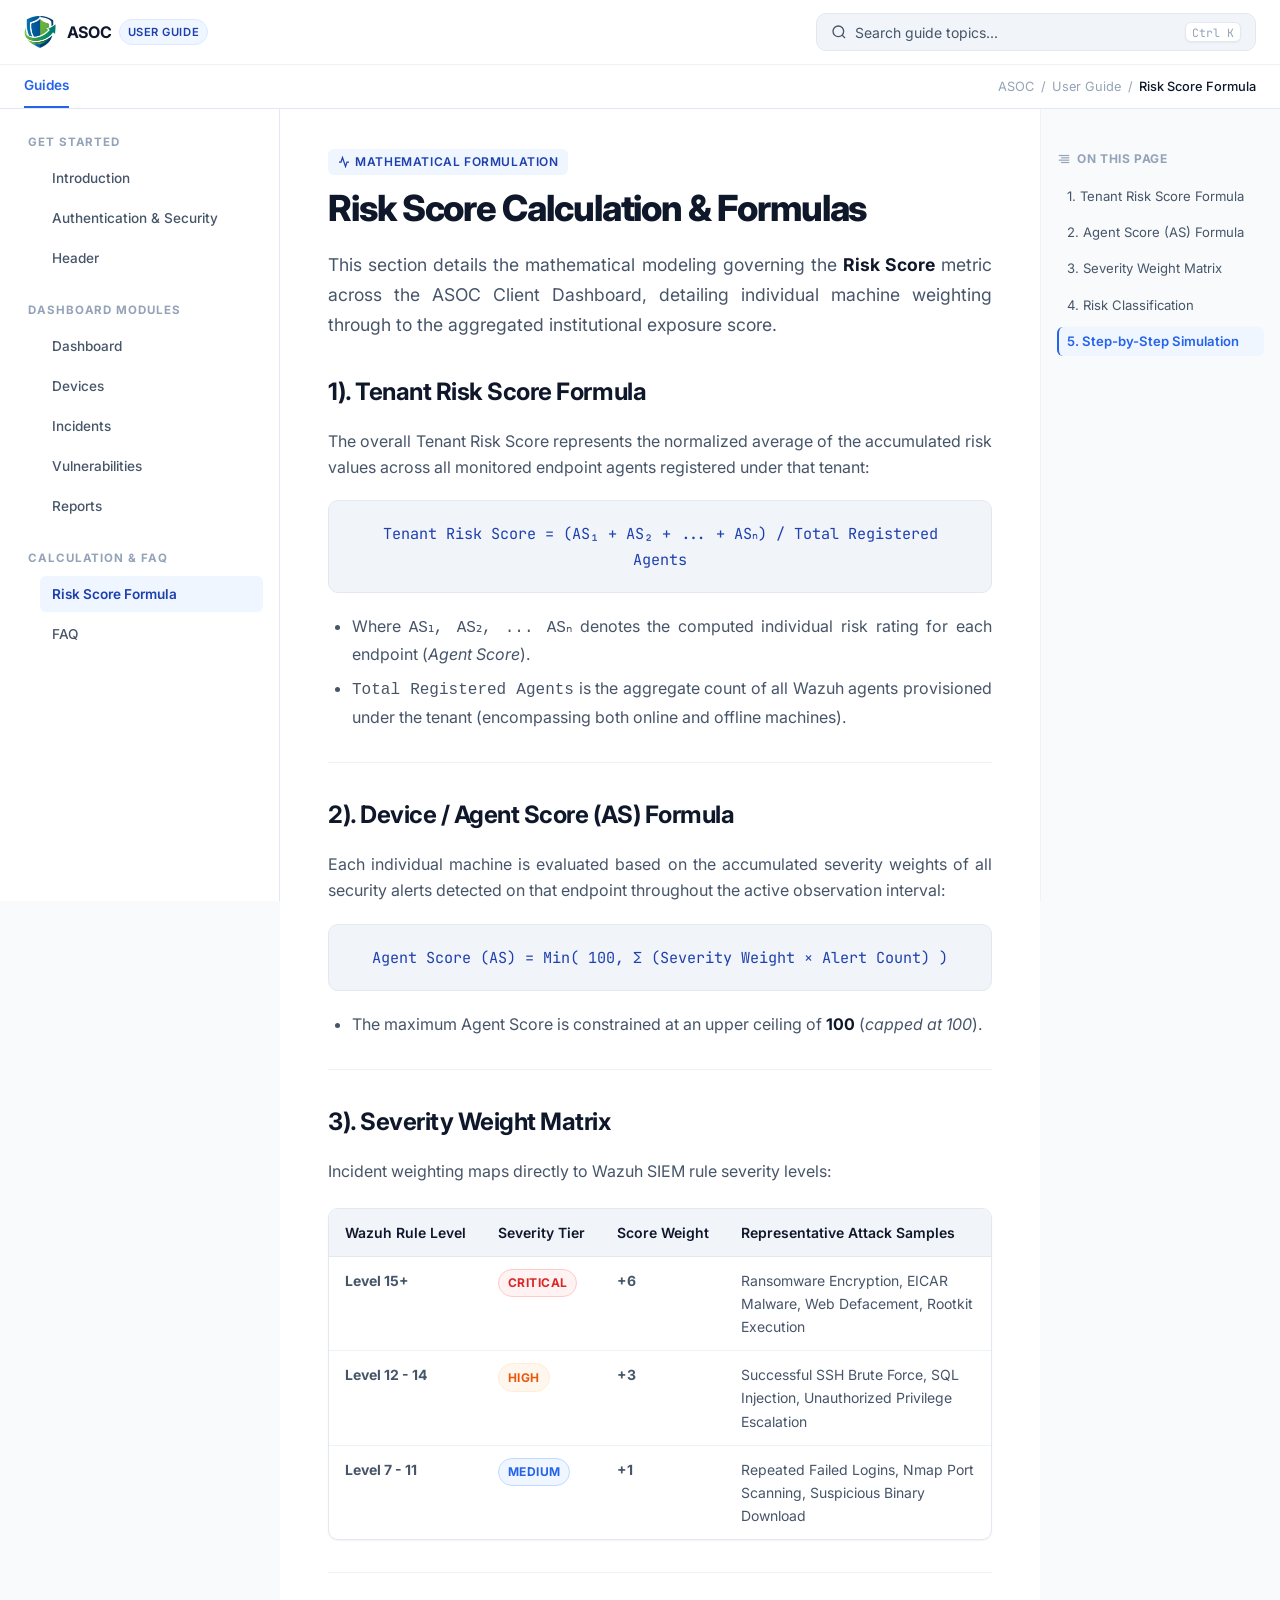
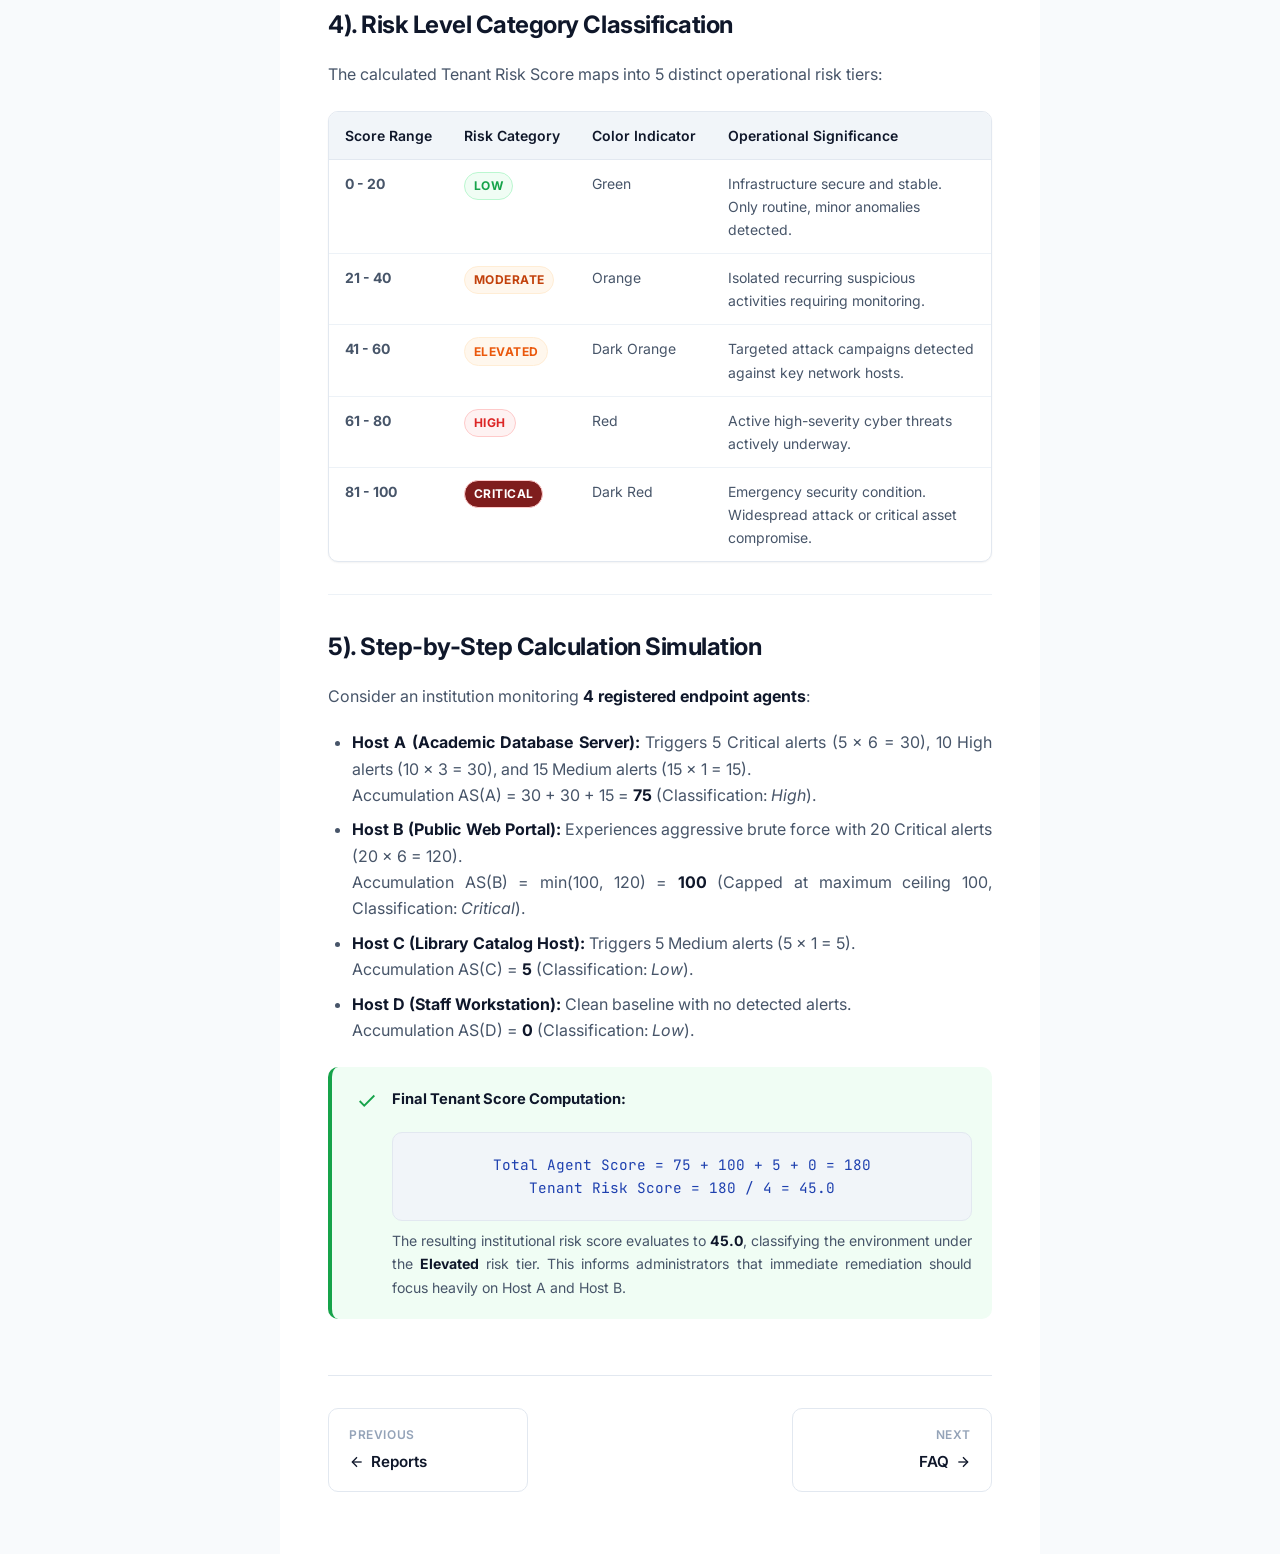
<file: risk-score-formula.html>
<!DOCTYPE html>
<html lang="en">
<head>
  <meta charset="UTF-8">
  <meta name="viewport" content="width=device-width, initial-scale=1.0">
  <meta name="robots" content="noindex, nofollow">
  <title>Risk Score Formula - ASOC Client Dashboard User Guide</title>
  <meta name="description" content="Mathematical formulas for calculating Tenant Risk Score, Agent Score, severity weight matrices, and step-by-step simulations.">
  
  <!-- Favicon / Brand Icon -->
  <link rel="icon" type="image/png" href="assets/images/logo/infoguard.png">
  <link rel="shortcut icon" href="favicon.ico">

  <link rel="preconnect" href="https://fonts.googleapis.com">
  <link rel="preconnect" href="https://fonts.gstatic.com" crossorigin>
  <link href="https://fonts.googleapis.com/css2?family=Inter:wght@400;500;600;700;800&family=JetBrains+Mono:wght@400;500;600&display=swap" rel="stylesheet">
  <link rel="stylesheet" href="assets/css/styles.css">
</head>
<body>

  <!-- Top Sticky Navigation Bar -->
  <header class="site-header">
    <div class="header-top">
      
      <div class="brand-wrapper">
        <button id="mobileMenuBtn" class="mobile-menu-btn" aria-label="Open Navigation Menu">
          <svg width="20" height="20" viewBox="0 0 24 24" fill="none" stroke="currentColor" stroke-width="2" stroke-linecap="round" stroke-linejoin="round">
            <line x1="3" y1="12" x2="21" y2="12"></line>
            <line x1="3" y1="6" x2="21" y2="6"></line>
            <line x1="3" y1="18" x2="21" y2="18"></line>
          </svg>
        </button>

        <a href="index.html" class="brand-logo">
          <img src="assets/images/logo/infoguard.png" alt="InfoGuard Logo" class="brand-logo-img">
          <div class="brand-text">
            <span>ASOC</span>
            <span class="brand-badge">User Guide</span>
          </div>
        </a>
      </div>

      <div class="header-search">
        <button id="searchTriggerBtn" class="search-trigger-btn" aria-label="Search Guide">
          <div class="search-trigger-left">
            <svg width="16" height="16" viewBox="0 0 24 24" fill="none" stroke="currentColor" stroke-width="2">
              <circle cx="11" cy="11" r="8"></circle>
              <line x1="21" y1="21" x2="16.65" y2="16.65"></line>
            </svg>
            <span>Search guide topics...</span>
          </div>
          <kbd class="kbd-shortcut">Ctrl K</kbd>
        </button>
      </div>

    </div>

    <!-- Subnav Tabs: Only Guides -->
    <div class="header-subnav">
      <nav class="subnav-tabs" aria-label="Sub navigation">
        <span class="subnav-tab active">Guides</span>
      </nav>

      <div class="breadcrumb-trail">
        <span>ASOC</span>
        <span>/</span>
        <span>User Guide</span>
        <span>/</span>
        <span style="color: var(--color-text-main); font-weight: 500;">Risk Score Formula</span>
      </div>
    </div>
  </header>

  <div id="sidebarBackdrop" class="sidebar-backdrop"></div>

  <div class="layout-container">
    
    <!-- Left Navigation Sidebar: No Numbers -->
    <aside id="sidebarLeft" class="sidebar-left" aria-label="Documentation Navigation">
      <div class="nav-group">
        <div class="nav-group-title">Get Started</div>
        <ul class="nav-items">
          <li>
            <a href="index.html" class="nav-link">
              <span>Introduction</span>
            </a>
          </li>
          <li>
            <a href="authentication.html" class="nav-link">
              <span>Authentication & Security</span>
            </a>
          </li>
          <li>
            <a href="header.html" class="nav-link">
              <span>Header</span>
            </a>
          </li>
        </ul>
      </div>

      <div class="nav-group">
        <div class="nav-group-title">Dashboard Modules</div>
        <ul class="nav-items">
          <li>
            <a href="dashboard.html" class="nav-link">
              <span>Dashboard</span>
            </a>
          </li>
          <li>
            <a href="devices.html" class="nav-link">
              <span>Devices</span>
            </a>
          </li>
          <li>
            <a href="incidents.html" class="nav-link">
              <span>Incidents</span>
            </a>
          </li>
          <li>
            <a href="vulnerabilities.html" class="nav-link">
              <span>Vulnerabilities</span>
            </a>
          </li>
          <li>
            <a href="reports.html" class="nav-link">
              <span>Reports</span>
            </a>
          </li>
        </ul>
      </div>

      <div class="nav-group">
        <div class="nav-group-title">Calculation & FAQ</div>
        <ul class="nav-items">
          <li>
            <a href="risk-score-formula.html" class="nav-link active">
              <span>Risk Score Formula</span>
            </a>
          </li>
          <li>
            <a href="faq.html" class="nav-link">
              <span>FAQ</span>
            </a>
          </li>
        </ul>
      </div>
    </aside>

    <!-- Main Content -->
    <main class="main-content">
      <div class="content-inner">

        <div class="content-category">
          <svg width="12" height="12" viewBox="0 0 24 24" fill="none" stroke="currentColor" stroke-width="2.5">
            <polyline points="22 12 18 12 15 21 9 3 6 12 2 12"></polyline>
          </svg>
          Mathematical Formulation
        </div>

        <h1 class="page-title">Risk Score Calculation & Formulas</h1>
        <p class="lead-paragraph">
          This section details the mathematical modeling governing the <strong>Risk Score</strong> metric across the ASOC Client Dashboard, detailing individual machine weighting through to the aggregated institutional exposure score.
        </p>

        <!-- Section 1 -->
        <section id="tenant-risk-score" class="doc-section">
          <h2 class="section-h2">1). Tenant Risk Score Formula</h2>
          <p>
            The overall Tenant Risk Score represents the normalized average of the accumulated risk values across all monitored endpoint agents registered under that tenant:
          </p>

          <div class="formula-box">
            <span>Tenant Risk Score = (AS₁ + AS₂ + ... + ASₙ) / Total Registered Agents</span>
          </div>

          <ul>
            <li>Where <code>AS₁, AS₂, ... ASₙ</code> denotes the computed individual risk rating for each endpoint (<em>Agent Score</em>).</li>
            <li><code>Total Registered Agents</code> is the aggregate count of all Wazuh agents provisioned under the tenant (encompassing both online and offline machines).</li>
          </ul>
        </section>

        <!-- Section 2 -->
        <section id="agent-score" class="doc-section">
          <h2 class="section-h2">2). Device / Agent Score (AS) Formula</h2>
          <p>
            Each individual machine is evaluated based on the accumulated severity weights of all security alerts detected on that endpoint throughout the active observation interval:
          </p>

          <div class="formula-box">
            <span>Agent Score (AS) = Min( 100, &Sigma; (Severity Weight &times; Alert Count) )</span>
          </div>

          <ul>
            <li>The maximum Agent Score is constrained at an upper ceiling of <strong>100</strong> (<em>capped at 100</em>).</li>
          </ul>
        </section>

        <!-- Section 3 -->
        <section id="severity-matrix" class="doc-section">
          <h2 class="section-h2">3). Severity Weight Matrix</h2>
          <p>
            Incident weighting maps directly to Wazuh SIEM rule severity levels:
          </p>

          <div class="table-wrapper">
            <table class="doc-table">
              <thead>
                <tr>
                  <th>Wazuh Rule Level</th>
                  <th>Severity Tier</th>
                  <th>Score Weight</th>
                  <th>Representative Attack Samples</th>
                </tr>
              </thead>
              <tbody>
                <tr>
                  <td><strong>Level 15+</strong></td>
                  <td><span class="badge-severity badge-critical">Critical</span></td>
                  <td><strong>+6</strong></td>
                  <td>Ransomware Encryption, EICAR Malware, Web Defacement, Rootkit Execution</td>
                </tr>
                <tr>
                  <td><strong>Level 12 - 14</strong></td>
                  <td><span class="badge-severity badge-high">High</span></td>
                  <td><strong>+3</strong></td>
                  <td>Successful SSH Brute Force, SQL Injection, Unauthorized Privilege Escalation</td>
                </tr>
                <tr>
                  <td><strong>Level 7 - 11</strong></td>
                  <td><span class="badge-severity badge-medium">Medium</span></td>
                  <td><strong>+1</strong></td>
                  <td>Repeated Failed Logins, Nmap Port Scanning, Suspicious Binary Download</td>
                </tr>
              </tbody>
            </table>
          </div>
        </section>

        <!-- Section 4 -->
        <section id="risk-classification" class="doc-section">
          <h2 class="section-h2">4). Risk Level Category Classification</h2>
          <p>
            The calculated Tenant Risk Score maps into 5 distinct operational risk tiers:
          </p>

          <div class="table-wrapper">
            <table class="doc-table">
              <thead>
                <tr>
                  <th>Score Range</th>
                  <th>Risk Category</th>
                  <th>Color Indicator</th>
                  <th>Operational Significance</th>
                </tr>
              </thead>
              <tbody>
                <tr>
                  <td><strong>0 - 20</strong></td>
                  <td><span class="badge-severity badge-low">Low</span></td>
                  <td>Green</td>
                  <td>Infrastructure secure and stable. Only routine, minor anomalies detected.</td>
                </tr>
                <tr>
                  <td><strong>21 - 40</strong></td>
                  <td><span class="badge-severity badge-high" style="background:#fff7ed; color:#c2410c;">Moderate</span></td>
                  <td>Orange</td>
                  <td>Isolated recurring suspicious activities requiring monitoring.</td>
                </tr>
                <tr>
                  <td><strong>41 - 60</strong></td>
                  <td><span class="badge-severity badge-high">Elevated</span></td>
                  <td>Dark Orange</td>
                  <td>Targeted attack campaigns detected against key network hosts.</td>
                </tr>
                <tr>
                  <td><strong>61 - 80</strong></td>
                  <td><span class="badge-severity badge-critical">High</span></td>
                  <td>Red</td>
                  <td>Active high-severity cyber threats actively underway.</td>
                </tr>
                <tr>
                  <td><strong>81 - 100</strong></td>
                  <td><span class="badge-severity badge-critical" style="background:#7f1d1d; color:#ffffff;">Critical</span></td>
                  <td>Dark Red</td>
                  <td>Emergency security condition. Widespread attack or critical asset compromise.</td>
                </tr>
              </tbody>
            </table>
          </div>
        </section>

        <!-- Section 5 -->
        <section id="simulation" class="doc-section">
          <h2 class="section-h2">5). Step-by-Step Calculation Simulation</h2>
          <p>
            Consider an institution monitoring <strong>4 registered endpoint agents</strong>:
          </p>

          <ul>
            <li>
              <strong>Host A (Academic Database Server):</strong> Triggers 5 Critical alerts (5 &times; 6 = 30), 10 High alerts (10 &times; 3 = 30), and 15 Medium alerts (15 &times; 1 = 15).<br>
              Accumulation AS(A) = 30 + 30 + 15 = <strong>75</strong> (Classification: <em>High</em>).
            </li>
            <li style="margin-top: 0.5rem;">
              <strong>Host B (Public Web Portal):</strong> Experiences aggressive brute force with 20 Critical alerts (20 &times; 6 = 120).<br>
              Accumulation AS(B) = min(100, 120) = <strong>100</strong> (Capped at maximum ceiling 100, Classification: <em>Critical</em>).
            </li>
            <li style="margin-top: 0.5rem;">
              <strong>Host C (Library Catalog Host):</strong> Triggers 5 Medium alerts (5 &times; 1 = 5).<br>
              Accumulation AS(C) = <strong>5</strong> (Classification: <em>Low</em>).
            </li>
            <li style="margin-top: 0.5rem;">
              <strong>Host D (Staff Workstation):</strong> Clean baseline with no detected alerts.<br>
              Accumulation AS(D) = <strong>0</strong> (Classification: <em>Low</em>).
            </li>
          </ul>

          <div class="callout callout-success">
            <div class="callout-icon">
              <svg width="22" height="22" viewBox="0 0 24 24" fill="none" stroke="currentColor" stroke-width="2">
                <polyline points="20 6 9 17 4 12"></polyline>
              </svg>
            </div>
            <div class="callout-body">
              <p><strong>Final Tenant Score Computation:</strong></p>
              <div class="formula-box" style="margin: 0.5rem 0; font-size: 0.9rem;">
                Total Agent Score = 75 + 100 + 5 + 0 = 180<br>
                Tenant Risk Score = 180 / 4 = 45.0
              </div>
              <p style="margin-top: 0.4rem; font-size: 0.88rem;">
                The resulting institutional risk score evaluates to <strong>45.0</strong>, classifying the environment under the <strong>Elevated</strong> risk tier. This informs administrators that immediate remediation should focus heavily on Host A and Host B.
              </p>
            </div>
          </div>
        </section>

        <!-- Pagination -->
        <div class="doc-pagination">
          <a href="reports.html" class="pagination-link">
            <span class="pagination-label">Previous</span>
            <span class="pagination-title">
              <svg width="16" height="16" viewBox="0 0 24 24" fill="none" stroke="currentColor" stroke-width="2">
                <line x1="19" y1="12" x2="5" y2="12"></line>
                <polyline points="12 19 5 12 12 5"></polyline>
              </svg>
              Reports
            </span>
          </a>

          <a href="faq.html" class="pagination-link pagination-next">
            <span class="pagination-label">Next</span>
            <span class="pagination-title">
              FAQ
              <svg width="16" height="16" viewBox="0 0 24 24" fill="none" stroke="currentColor" stroke-width="2">
                <line x1="5" y1="12" x2="19" y2="12"></line>
                <polyline points="12 5 19 12 12 19"></polyline>
              </svg>
            </span>
          </a>
        </div>

      </div>
    </main>

    <!-- Right Sidebar: On this page (Only sub-sections of this page!) -->
    <aside class="sidebar-right" aria-label="On this page navigation">
      <div class="toc-title">
        <svg width="14" height="14" viewBox="0 0 24 24" fill="none" stroke="currentColor" stroke-width="2">
          <line x1="21" y1="10" x2="7" y2="10"></line>
          <line x1="21" y1="6" x2="3" y2="6"></line>
          <line x1="21" y1="14" x2="3" y2="14"></line>
          <line x1="21" y1="18" x2="7" y2="18"></line>
        </svg>
        <span>On this page</span>
      </div>

      <nav>
        <ul class="toc-list">
          <li><a href="#tenant-risk-score" class="toc-link active">1. Tenant Risk Score Formula</a></li>
          <li><a href="#agent-score" class="toc-link">2. Agent Score (AS) Formula</a></li>
          <li><a href="#severity-matrix" class="toc-link">3. Severity Weight Matrix</a></li>
          <li><a href="#risk-classification" class="toc-link">4. Risk Classification</a></li>
          <li><a href="#simulation" class="toc-link">5. Step-by-Step Simulation</a></li>
        </ul>
      </nav>
    </aside>

  </div>

  <!-- Search Modal Dialog -->
  <dialog id="searchDialog" class="search-dialog">
    <div class="search-dialog-header">
      <svg width="18" height="18" viewBox="0 0 24 24" fill="none" stroke="var(--color-primary)" stroke-width="2">
        <circle cx="11" cy="11" r="8"></circle>
        <line x1="21" y1="21" x2="16.65" y2="16.65"></line>
      </svg>
      <input type="search" id="searchInput" class="search-input" placeholder="Search guide topics... (e.g. formula, wazuh level, weights)" autocomplete="off">
      <button id="searchDialogClose" class="search-dialog-close">ESC</button>
    </div>
    <ul id="searchResultsList" class="search-results-list" role="listbox"></ul>
  </dialog>

  <script src="assets/js/app.js"></script>
</body>
</html>
</file>
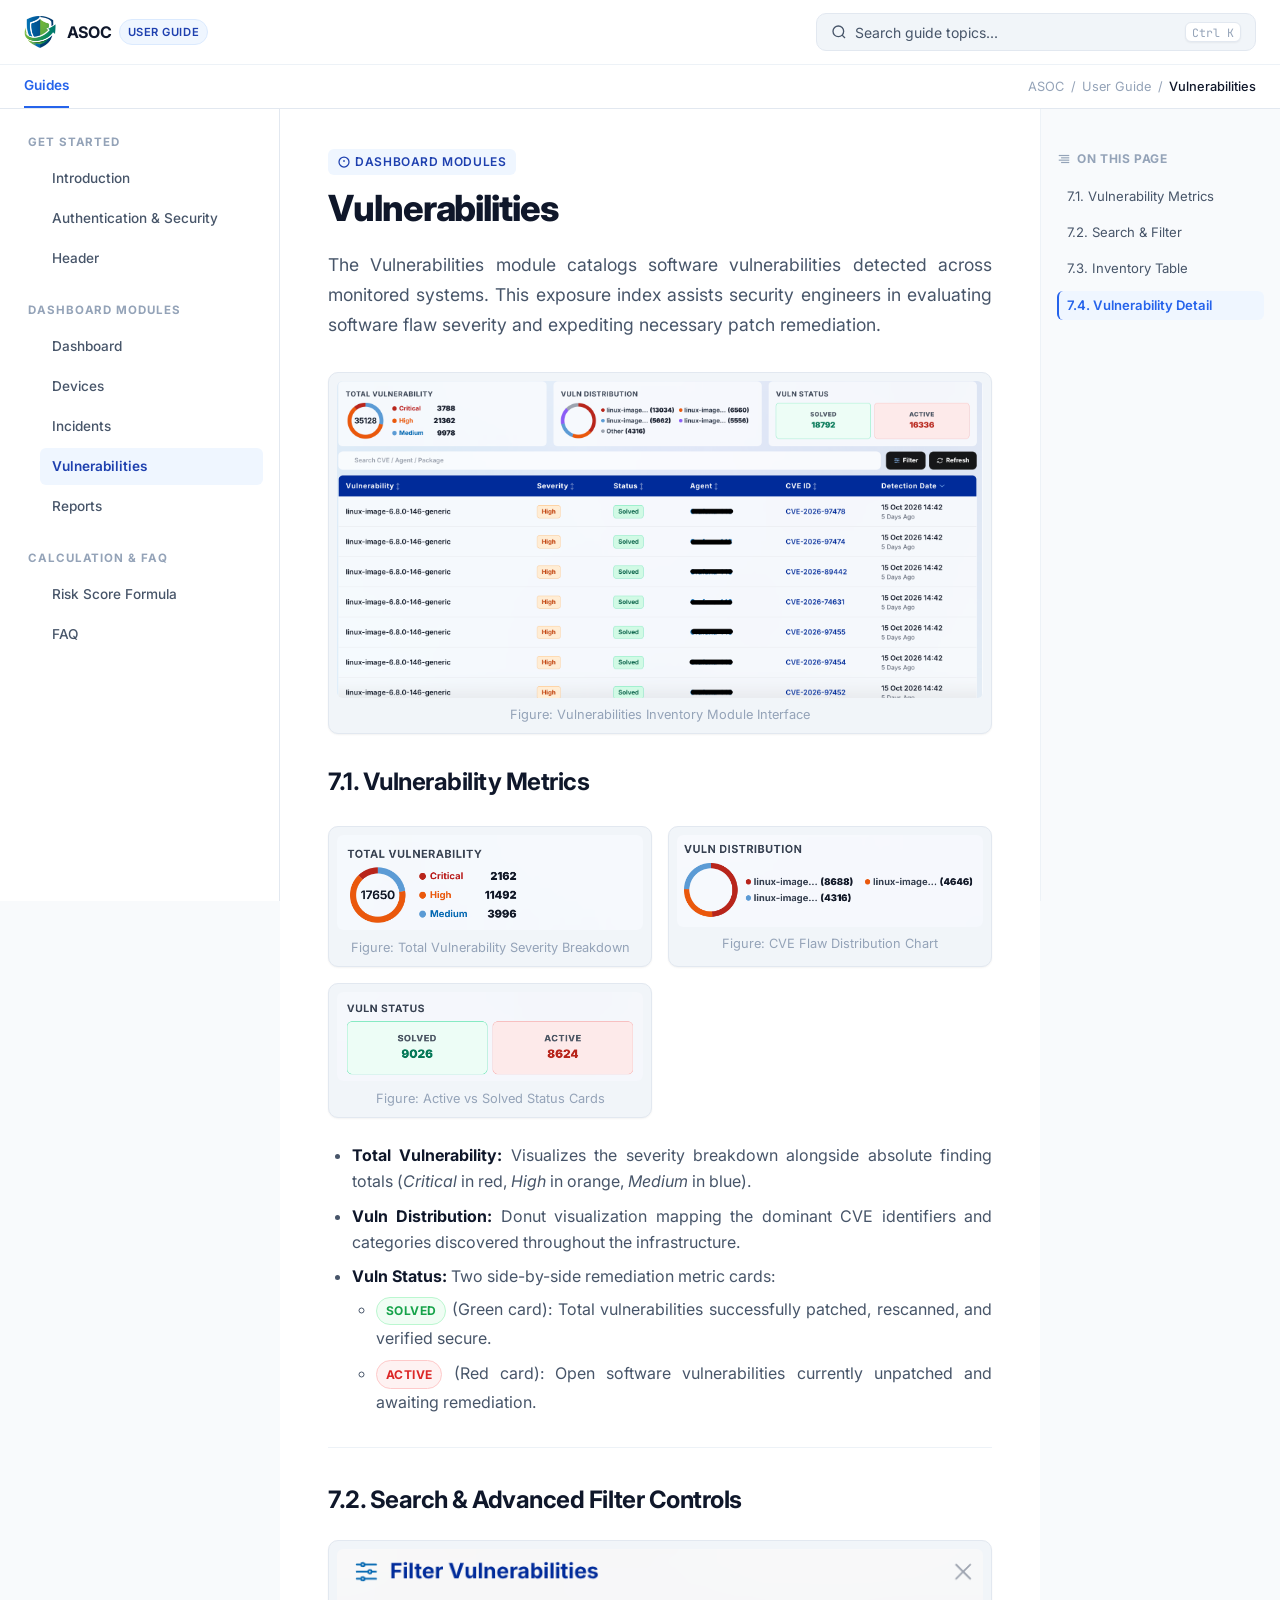
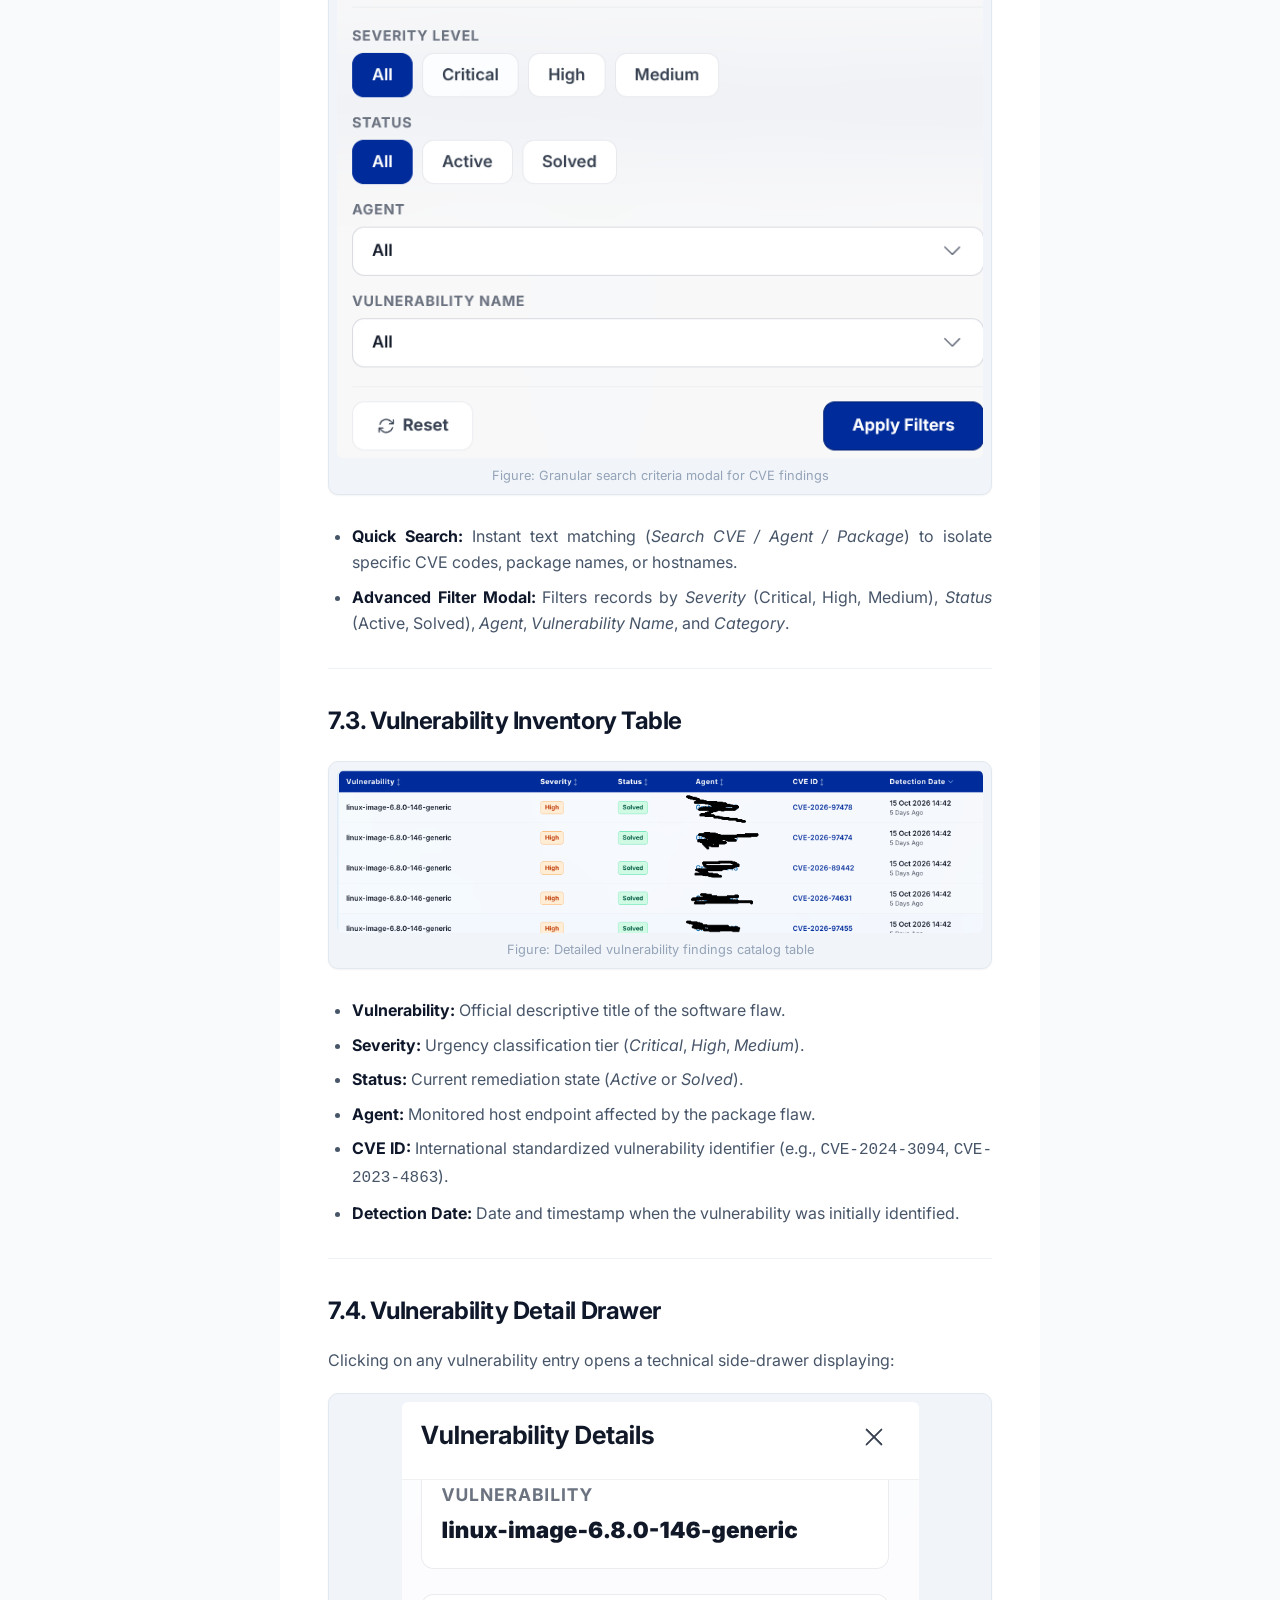
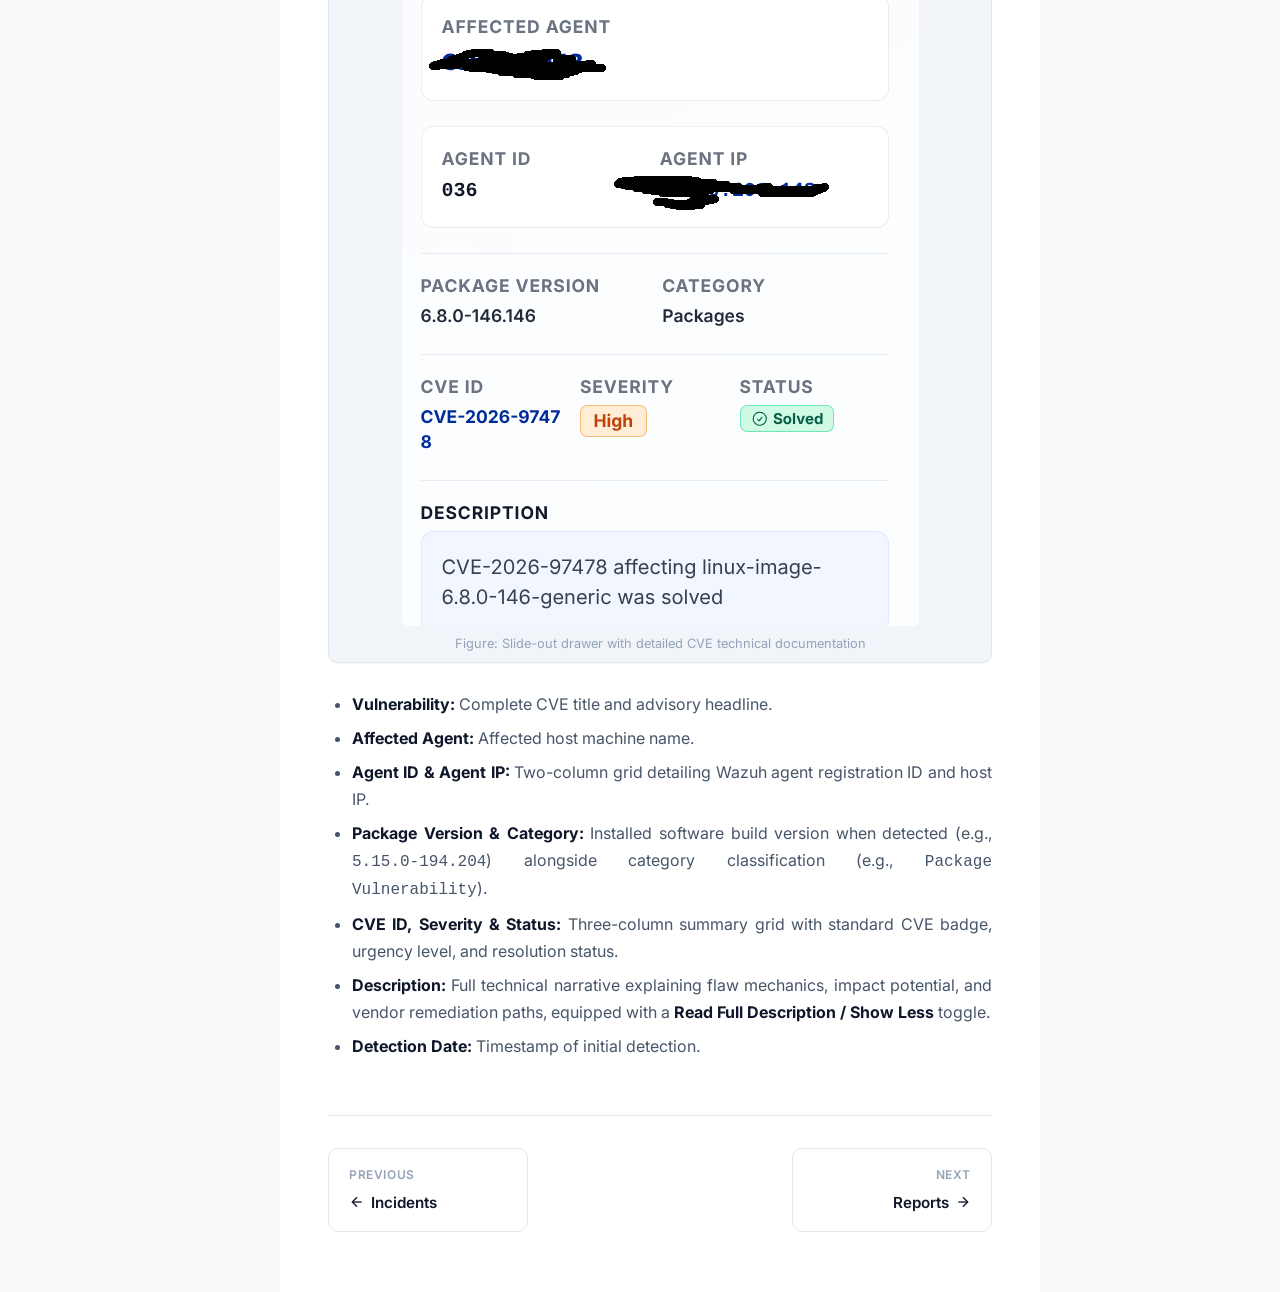
<file: vulnerabilities.html>
<!DOCTYPE html>
<html lang="en">
<head>
  <meta charset="UTF-8">
  <meta name="viewport" content="width=device-width, initial-scale=1.0">
  <meta name="robots" content="noindex, nofollow">
  <title>Vulnerabilities - ASOC Client Dashboard User Guide</title>
  <meta name="description" content="Guideline for reviewing software vulnerabilities, CVE tracking, patch verification status, and package detail drawers.">
  
  <!-- Favicon / Brand Icon -->
  <link rel="icon" type="image/png" href="assets/images/logo/infoguard.png">
  <link rel="shortcut icon" href="favicon.ico">

  <link rel="preconnect" href="https://fonts.googleapis.com">
  <link rel="preconnect" href="https://fonts.gstatic.com" crossorigin>
  <link href="https://fonts.googleapis.com/css2?family=Inter:wght@400;500;600;700;800&family=JetBrains+Mono:wght@400;500;600&display=swap" rel="stylesheet">
  <link rel="stylesheet" href="assets/css/styles.css">
</head>
<body>

  <!-- Top Sticky Navigation Bar -->
  <header class="site-header">
    <div class="header-top">
      
      <div class="brand-wrapper">
        <button id="mobileMenuBtn" class="mobile-menu-btn" aria-label="Open Navigation Menu">
          <svg width="20" height="20" viewBox="0 0 24 24" fill="none" stroke="currentColor" stroke-width="2" stroke-linecap="round" stroke-linejoin="round">
            <line x1="3" y1="12" x2="21" y2="12"></line>
            <line x1="3" y1="6" x2="21" y2="6"></line>
            <line x1="3" y1="18" x2="21" y2="18"></line>
          </svg>
        </button>

        <a href="index.html" class="brand-logo">
          <img src="assets/images/logo/infoguard.png" alt="InfoGuard Logo" class="brand-logo-img">
          <div class="brand-text">
            <span>ASOC</span>
            <span class="brand-badge">User Guide</span>
          </div>
        </a>
      </div>

      <div class="header-search">
        <button id="searchTriggerBtn" class="search-trigger-btn" aria-label="Search Guide">
          <div class="search-trigger-left">
            <svg width="16" height="16" viewBox="0 0 24 24" fill="none" stroke="currentColor" stroke-width="2">
              <circle cx="11" cy="11" r="8"></circle>
              <line x1="21" y1="21" x2="16.65" y2="16.65"></line>
            </svg>
            <span>Search guide topics...</span>
          </div>
          <kbd class="kbd-shortcut">Ctrl K</kbd>
        </button>
      </div>

    </div>

    <!-- Subnav Tabs: Only Guides -->
    <div class="header-subnav">
      <nav class="subnav-tabs" aria-label="Sub navigation">
        <span class="subnav-tab active">Guides</span>
      </nav>

      <div class="breadcrumb-trail">
        <span>ASOC</span>
        <span>/</span>
        <span>User Guide</span>
        <span>/</span>
        <span style="color: var(--color-text-main); font-weight: 500;">Vulnerabilities</span>
      </div>
    </div>
  </header>

  <div id="sidebarBackdrop" class="sidebar-backdrop"></div>

  <div class="layout-container">
    
    <!-- Left Navigation Sidebar: No Numbers -->
    <aside id="sidebarLeft" class="sidebar-left" aria-label="Documentation Navigation">
      <div class="nav-group">
        <div class="nav-group-title">Get Started</div>
        <ul class="nav-items">
          <li>
            <a href="index.html" class="nav-link">
              <span>Introduction</span>
            </a>
          </li>
          <li>
            <a href="authentication.html" class="nav-link">
              <span>Authentication & Security</span>
            </a>
          </li>
          <li>
            <a href="header.html" class="nav-link">
              <span>Header</span>
            </a>
          </li>
        </ul>
      </div>

      <div class="nav-group">
        <div class="nav-group-title">Dashboard Modules</div>
        <ul class="nav-items">
          <li>
            <a href="dashboard.html" class="nav-link">
              <span>Dashboard</span>
            </a>
          </li>
          <li>
            <a href="devices.html" class="nav-link">
              <span>Devices</span>
            </a>
          </li>
          <li>
            <a href="incidents.html" class="nav-link">
              <span>Incidents</span>
            </a>
          </li>
          <li>
            <a href="vulnerabilities.html" class="nav-link active">
              <span>Vulnerabilities</span>
            </a>
          </li>
          <li>
            <a href="reports.html" class="nav-link">
              <span>Reports</span>
            </a>
          </li>
        </ul>
      </div>

      <div class="nav-group">
        <div class="nav-group-title">Calculation & FAQ</div>
        <ul class="nav-items">
          <li>
            <a href="risk-score-formula.html" class="nav-link">
              <span>Risk Score Formula</span>
            </a>
          </li>
          <li>
            <a href="faq.html" class="nav-link">
              <span>FAQ</span>
            </a>
          </li>
        </ul>
      </div>
    </aside>

    <!-- Main Content -->
    <main class="main-content">
      <div class="content-inner">

        <div class="content-category">
          <svg width="12" height="12" viewBox="0 0 24 24" fill="none" stroke="currentColor" stroke-width="2.5">
            <circle cx="12" cy="12" r="10"></circle>
            <line x1="12" y1="8" x2="12" y2="12"></line>
            <line x1="12" y1="16" x2="12.01" y2="16"></line>
          </svg>
          Dashboard Modules
        </div>

        <h1 class="page-title">Vulnerabilities</h1>
        <p class="lead-paragraph">
          The Vulnerabilities module catalogs software vulnerabilities detected across monitored systems. This exposure index assists security engineers in evaluating software flaw severity and expediting necessary patch remediation.
        </p>

        <div class="doc-image-container">
          <img src="assets/images/screenshots/vulnerabilities/vulnerabilities-overview.png" alt="Vulnerabilities Inventory Main View" class="doc-image" loading="lazy">
          <div class="doc-image-caption">Figure: Vulnerabilities Inventory Module Interface</div>
        </div>

        <!-- Section 7.1 -->
        <section id="vuln-metrics" class="doc-section">
          <h2 class="section-h2">7.1. Vulnerability Metrics</h2>
          
          <div style="display: grid; grid-template-columns: repeat(auto-fit, minmax(280px, 1fr)); gap: 1rem; margin: 1.5rem 0;">
            <div class="doc-image-container" style="margin: 0;">
              <img src="assets/images/screenshots/vulnerabilities/total-vulnerability-widget.png" alt="Total Vulnerability Widget" class="doc-image" loading="lazy">
              <div class="doc-image-caption">Figure: Total Vulnerability Severity Breakdown</div>
            </div>

            <div class="doc-image-container" style="margin: 0;">
              <img src="assets/images/screenshots/vulnerabilities/vulnerability-distribution-widget.png" alt="Vulnerability Distribution Widget" class="doc-image" loading="lazy">
              <div class="doc-image-caption">Figure: CVE Flaw Distribution Chart</div>
            </div>

            <div class="doc-image-container" style="margin: 0;">
              <img src="assets/images/screenshots/vulnerabilities/vulnerability-status-widget.png" alt="Vulnerability Status Widget" class="doc-image" loading="lazy">
              <div class="doc-image-caption">Figure: Active vs Solved Status Cards</div>
            </div>
          </div>

          <ul>
            <li><strong>Total Vulnerability:</strong> Visualizes the severity breakdown alongside absolute finding totals (<em>Critical</em> in red, <em>High</em> in orange, <em>Medium</em> in blue).</li>
            <li><strong>Vuln Distribution:</strong> Donut visualization mapping the dominant CVE identifiers and categories discovered throughout the infrastructure.</li>
            <li><strong>Vuln Status:</strong> Two side-by-side remediation metric cards:
              <ul style="margin-top: 0.4rem;">
                <li><span class="badge-severity badge-low">Solved</span> (Green card): Total vulnerabilities successfully patched, rescanned, and verified secure.</li>
                <li><span class="badge-severity badge-critical">Active</span> (Red card): Open software vulnerabilities currently unpatched and awaiting remediation.</li>
              </ul>
            </li>
          </ul>
        </section>

        <!-- Section 7.2 -->
        <section id="vuln-search" class="doc-section">
          <h2 class="section-h2">7.2. Search & Advanced Filter Controls</h2>
          
          <div class="doc-image-container">
            <img src="assets/images/screenshots/vulnerabilities/filter-vulnerabilities.png" alt="Vulnerabilities Advanced Filter Modal" class="doc-image" loading="lazy">
            <div class="doc-image-caption">Figure: Granular search criteria modal for CVE findings</div>
          </div>

          <ul>
            <li><strong>Quick Search:</strong> Instant text matching (<em>Search CVE / Agent / Package</em>) to isolate specific CVE codes, package names, or hostnames.</li>
            <li><strong>Advanced Filter Modal:</strong> Filters records by <em>Severity</em> (Critical, High, Medium), <em>Status</em> (Active, Solved), <em>Agent</em>, <em>Vulnerability Name</em>, and <em>Category</em>.</li>
          </ul>
        </section>

        <!-- Section 7.3 -->
        <section id="vuln-table" class="doc-section">
          <h2 class="section-h2">7.3. Vulnerability Inventory Table</h2>
          
          <div class="doc-image-container">
            <img src="assets/images/screenshots/vulnerabilities/vulnerability-table.png" alt="Vulnerabilities Inventory Table" class="doc-image" loading="lazy">
            <div class="doc-image-caption">Figure: Detailed vulnerability findings catalog table</div>
          </div>

          <ul>
            <li><strong>Vulnerability:</strong> Official descriptive title of the software flaw.</li>
            <li><strong>Severity:</strong> Urgency classification tier (<em>Critical</em>, <em>High</em>, <em>Medium</em>).</li>
            <li><strong>Status:</strong> Current remediation state (<em>Active</em> or <em>Solved</em>).</li>
            <li><strong>Agent:</strong> Monitored host endpoint affected by the package flaw.</li>
            <li><strong>CVE ID:</strong> International standardized vulnerability identifier (e.g., <code>CVE-2024-3094</code>, <code>CVE-2023-4863</code>).</li>
            <li><strong>Detection Date:</strong> Date and timestamp when the vulnerability was initially identified.</li>
          </ul>
        </section>

        <!-- Section 7.4 -->
        <section id="vuln-detail" class="doc-section">
          <h2 class="section-h2">7.4. Vulnerability Detail Drawer</h2>
          <p>
            Clicking on any vulnerability entry opens a technical side-drawer displaying:
          </p>

          <div class="doc-image-container">
            <img src="assets/images/screenshots/vulnerabilities/vulnerability-details.png" alt="Vulnerability Detail Drawer" class="doc-image" loading="lazy">
            <div class="doc-image-caption">Figure: Slide-out drawer with detailed CVE technical documentation</div>
          </div>

          <ul>
            <li><strong>Vulnerability:</strong> Complete CVE title and advisory headline.</li>
            <li><strong>Affected Agent:</strong> Affected host machine name.</li>
            <li><strong>Agent ID & Agent IP:</strong> Two-column grid detailing Wazuh agent registration ID and host IP.</li>
            <li><strong>Package Version & Category:</strong> Installed software build version when detected (e.g., <code>5.15.0-194.204</code>) alongside category classification (e.g., <code>Package Vulnerability</code>).</li>
            <li><strong>CVE ID, Severity & Status:</strong> Three-column summary grid with standard CVE badge, urgency level, and resolution status.</li>
            <li><strong>Description:</strong> Full technical narrative explaining flaw mechanics, impact potential, and vendor remediation paths, equipped with a <strong>Read Full Description / Show Less</strong> toggle.</li>
            <li><strong>Detection Date:</strong> Timestamp of initial detection.</li>
          </ul>
        </section>

        <!-- Pagination -->
        <div class="doc-pagination">
          <a href="incidents.html" class="pagination-link">
            <span class="pagination-label">Previous</span>
            <span class="pagination-title">
              <svg width="16" height="16" viewBox="0 0 24 24" fill="none" stroke="currentColor" stroke-width="2">
                <line x1="19" y1="12" x2="5" y2="12"></line>
                <polyline points="12 19 5 12 12 5"></polyline>
              </svg>
              Incidents
            </span>
          </a>

          <a href="reports.html" class="pagination-link pagination-next">
            <span class="pagination-label">Next</span>
            <span class="pagination-title">
              Reports
              <svg width="16" height="16" viewBox="0 0 24 24" fill="none" stroke="currentColor" stroke-width="2">
                <line x1="5" y1="12" x2="19" y2="12"></line>
                <polyline points="12 5 19 12 12 19"></polyline>
              </svg>
            </span>
          </a>
        </div>

      </div>
    </main>

    <!-- Right Sidebar: On this page (Only sub-sections of this page!) -->
    <aside class="sidebar-right" aria-label="On this page navigation">
      <div class="toc-title">
        <svg width="14" height="14" viewBox="0 0 24 24" fill="none" stroke="currentColor" stroke-width="2">
          <line x1="21" y1="10" x2="7" y2="10"></line>
          <line x1="21" y1="6" x2="3" y2="6"></line>
          <line x1="21" y1="14" x2="3" y2="14"></line>
          <line x1="21" y1="18" x2="7" y2="18"></line>
        </svg>
        <span>On this page</span>
      </div>

      <nav>
        <ul class="toc-list">
          <li><a href="#vuln-metrics" class="toc-link active">7.1. Vulnerability Metrics</a></li>
          <li><a href="#vuln-search" class="toc-link">7.2. Search & Filter</a></li>
          <li><a href="#vuln-table" class="toc-link">7.3. Inventory Table</a></li>
          <li><a href="#vuln-detail" class="toc-link">7.4. Vulnerability Detail</a></li>
        </ul>
      </nav>
    </aside>

  </div>

  <!-- Search Modal Dialog -->
  <dialog id="searchDialog" class="search-dialog">
    <div class="search-dialog-header">
      <svg width="18" height="18" viewBox="0 0 24 24" fill="none" stroke="var(--color-primary)" stroke-width="2">
        <circle cx="11" cy="11" r="8"></circle>
        <line x1="21" y1="21" x2="16.65" y2="16.65"></line>
      </svg>
      <input type="search" id="searchInput" class="search-input" placeholder="Search guide topics... (e.g. CVE, active, solved)" autocomplete="off">
      <button id="searchDialogClose" class="search-dialog-close">ESC</button>
    </div>
    <ul id="searchResultsList" class="search-results-list" role="listbox"></ul>
  </dialog>

  <script src="assets/js/app.js"></script>
</body>
</html>
</file>
<file: assets/css/styles.css>
/* ==========================================================================
   ASOC Client Dashboard - User Guideline Styles
   Theme: Modern Light & Blue Documentation Design System
   Responsive for Desktop, Tablet, and Mobile
   ========================================================================== */

:root {
  /* Color Palette - Blue & Light Theme */
  --color-primary: #2563eb;
  --color-primary-hover: #1d4ed8;
  --color-primary-light: #eff6ff;
  --color-primary-subtle: #dbeafe;
  --color-primary-focus: rgba(37, 99, 235, 0.25);
  --color-primary-text: #1e40af;
  
  --color-bg-body: #f8fafc;
  --color-bg-surface: #ffffff;
  --color-bg-card: #ffffff;
  --color-bg-muted: #f1f5f9;
  --color-bg-hover: #f8fafc;

  --color-text-main: #0f172a;
  --color-text-muted: #475569;
  --color-text-subtle: #94a3b8;
  --color-text-inverse: #ffffff;

  --color-border: #e2e8f0;
  --color-border-subtle: #edf2f7;
  --color-border-hover: #cbd5e1;

  /* Severity / Accent Colors */
  --color-critical: #dc2626;
  --color-critical-bg: #fef2f2;
  --color-critical-border: #fecaca;
  --color-high: #ea580c;
  --color-high-bg: #fff7ed;
  --color-high-border: #ffedd5;
  --color-medium: #2563eb;
  --color-medium-bg: #eff6ff;
  --color-medium-border: #bfdbfe;
  --color-success: #16a34a;
  --color-success-bg: #f0fdf4;
  --color-success-border: #bbf7d0;

  /* Typography */
  --font-sans: 'Inter', -apple-system, BlinkMacSystemFont, 'Segoe UI', Roboto, Helvetica, Arial, sans-serif;
  --font-mono: 'JetBrains Mono', 'Fira Code', Consolas, Monaco, monospace;

  /* Dimensions & Layout */
  --header-height: 64px;
  --subnav-height: 44px;
  --sidebar-width: 280px;
  --toc-width: 240px;
  --content-max-width: 860px;
  --radius-sm: 6px;
  --radius-md: 10px;
  --radius-lg: 16px;
  --radius-full: 9999px;

  /* Elevation Shadows */
  --shadow-xs: 0 1px 2px 0 rgba(0, 0, 0, 0.05);
  --shadow-sm: 0 1px 3px 0 rgba(0, 0, 0, 0.08), 0 1px 2px -1px rgba(0, 0, 0, 0.05);
  --shadow-md: 0 4px 6px -1px rgba(0, 0, 0, 0.08), 0 2px 4px -2px rgba(0, 0, 0, 0.05);
  --shadow-lg: 0 10px 15px -3px rgba(0, 0, 0, 0.08), 0 4px 6px -4px rgba(0, 0, 0, 0.04);
  --shadow-modal: 0 20px 25px -5px rgba(0, 0, 0, 0.1), 0 8px 10px -6px rgba(0, 0, 0, 0.08);

  /* Transitions */
  --transition-fast: 150ms cubic-bezier(0.4, 0, 0.2, 1);
  --transition-normal: 250ms cubic-bezier(0.4, 0, 0.2, 1);
}

/* Base Reset & Box Sizing */
*, *::before, *::after {
  box-sizing: border-box;
  margin: 0;
  padding: 0;
}

html {
  font-size: 16px;
  scroll-behavior: smooth;
  -webkit-text-size-adjust: 100%;
}

body {
  font-family: var(--font-sans);
  background-color: var(--color-bg-body);
  color: var(--color-text-main);
  line-height: 1.65;
  min-height: 100vh;
  display: flex;
  flex-direction: column;
  overflow-x: hidden;
}

/* Accessible focus ring */
:focus-visible {
  outline: 2px solid var(--color-primary);
  outline-offset: 2px;
}

/* ==========================================================================
   Header & Sub-Navigation (Sticky Top Bar)
   ========================================================================== */
.site-header {
  position: sticky;
  top: 0;
  z-index: 50;
  background-color: rgba(255, 255, 255, 0.94);
  backdrop-filter: blur(12px);
  -webkit-backdrop-filter: blur(12px);
  border-bottom: 1px solid var(--color-border);
}

.header-top {
  height: var(--header-height);
  display: flex;
  align-items: center;
  justify-content: space-between;
  padding: 0 1.5rem;
  max-width: 1440px;
  margin: 0 auto;
}

.brand-wrapper {
  display: flex;
  align-items: center;
  gap: 0.75rem;
}

.mobile-menu-btn {
  display: none;
  background: none;
  border: 1px solid var(--color-border);
  border-radius: var(--radius-sm);
  padding: 0.45rem;
  cursor: pointer;
  color: var(--color-text-muted);
  align-items: center;
  justify-content: center;
  transition: all var(--transition-fast);
}

.mobile-menu-btn:hover {
  background-color: var(--color-bg-muted);
  color: var(--color-text-main);
}

.brand-logo {
  display: flex;
  align-items: center;
  gap: 0.65rem;
  text-decoration: none;
  color: var(--color-text-main);
}

.brand-logo-img {
  height: 32px;
  width: auto;
  object-fit: contain;
  display: block;
}

.brand-text {
  font-size: 1rem;
  font-weight: 700;
  letter-spacing: -0.02em;
  display: flex;
  align-items: center;
  gap: 0.45rem;
}

.brand-badge {
  font-size: 0.7rem;
  font-weight: 600;
  text-transform: uppercase;
  letter-spacing: 0.05em;
  background-color: var(--color-primary-light);
  color: var(--color-primary-text);
  padding: 0.15rem 0.5rem;
  border-radius: var(--radius-full);
  border: 1px solid var(--color-primary-subtle);
}

/* Search trigger button in header */
.header-search {
  flex: 1;
  max-width: 440px;
  margin: 0 0 0 auto;
}

.search-trigger-btn {
  width: 100%;
  display: flex;
  align-items: center;
  justify-content: space-between;
  background-color: var(--color-bg-muted);
  border: 1px solid var(--color-border);
  border-radius: var(--radius-md);
  padding: 0.5rem 0.85rem;
  color: var(--color-text-muted);
  font-size: 0.875rem;
  font-family: inherit;
  cursor: pointer;
  transition: all var(--transition-fast);
}

.search-trigger-btn:hover {
  background-color: var(--color-bg-surface);
  border-color: var(--color-primary);
  box-shadow: 0 0 0 3px var(--color-primary-focus);
  color: var(--color-text-main);
}

.search-trigger-left {
  display: flex;
  align-items: center;
  gap: 0.5rem;
}

.kbd-shortcut {
  background-color: var(--color-bg-surface);
  border: 1px solid var(--color-border);
  border-radius: var(--radius-sm);
  padding: 0.1rem 0.4rem;
  font-size: 0.72rem;
  font-family: var(--font-mono);
  color: var(--color-text-subtle);
  box-shadow: var(--shadow-xs);
}

/* Header action: Back to Dashboard */
.header-actions {
  display: flex;
  align-items: center;
  gap: 0.75rem;
}

.btn-dashboard-back {
  display: inline-flex;
  align-items: center;
  gap: 0.45rem;
  background-color: var(--color-primary);
  color: var(--color-text-inverse);
  text-decoration: none;
  font-size: 0.875rem;
  font-weight: 600;
  padding: 0.5rem 1rem;
  border-radius: var(--radius-md);
  box-shadow: none;
  transition: background-color var(--transition-fast);
}

.btn-dashboard-back:hover {
  background-color: var(--color-primary-hover);
  transform: none;
  box-shadow: none;
  color: white;
}

/* Sub-nav / Breadcrumbs Bar */
.header-subnav {
  height: var(--subnav-height);
  border-top: 1px solid var(--color-border-subtle);
  background-color: var(--color-bg-surface);
  display: flex;
  align-items: center;
  padding: 0 1.5rem;
  max-width: 1440px;
  margin: 0 auto;
}

.subnav-tabs {
  display: flex;
  align-items: center;
  gap: 1.5rem;
  height: 100%;
}

.subnav-tab {
  height: 100%;
  display: inline-flex;
  align-items: center;
  font-size: 0.85rem;
  font-weight: 500;
  color: var(--color-text-muted);
  text-decoration: none;
  border-bottom: 2px solid transparent;
  transition: all var(--transition-fast);
}

.subnav-tab:hover {
  color: var(--color-primary);
}

.subnav-tab.active {
  color: var(--color-primary);
  font-weight: 600;
  border-bottom-color: var(--color-primary);
}

.breadcrumb-trail {
  margin-left: auto;
  display: flex;
  align-items: center;
  gap: 0.4rem;
  font-size: 0.8rem;
  color: var(--color-text-subtle);
}

/* ==========================================================================
   Documentation Layout (Sidebar - Content - On This Page)
   ========================================================================== */
.layout-container {
  display: flex;
  width: 100%;
  max-width: 1440px;
  margin: 0 auto;
  min-height: calc(100vh - var(--header-height) - var(--subnav-height));
  position: relative;
}

/* Left Sidebar - Navigation Tree */
.sidebar-left {
  width: var(--sidebar-width);
  flex-shrink: 0;
  background-color: var(--color-bg-surface);
  border-right: 1px solid var(--color-border);
  padding: 1.5rem 1rem;
  overflow-y: auto;
  position: sticky;
  top: calc(var(--header-height) + var(--subnav-height));
  height: calc(100vh - var(--header-height) - var(--subnav-height));
}

.nav-group {
  margin-bottom: 1.5rem;
}

.nav-group-title {
  font-size: 0.72rem;
  font-weight: 700;
  text-transform: uppercase;
  letter-spacing: 0.08em;
  color: var(--color-text-subtle);
  padding: 0 0.75rem 0.5rem;
}

.nav-items {
  list-style: none;
  display: flex;
  flex-direction: column;
  gap: 0.2rem;
}

.nav-link {
  display: flex;
  align-items: center;
  justify-content: space-between;
  padding: 0.45rem 0.75rem;
  font-size: 0.85rem;
  font-weight: 500;
  color: var(--color-text-muted);
  text-decoration: none;
  border-radius: var(--radius-sm);
  transition: all var(--transition-fast);
}

.nav-link:hover {
  background-color: var(--color-bg-muted);
  color: var(--color-text-main);
}

.nav-link.active {
  background-color: var(--color-primary-light);
  color: var(--color-primary-text);
  font-weight: 600;
}

.nav-badge-pill {
  font-size: 0.68rem;
  font-weight: 600;
  padding: 0.1rem 0.4rem;
  border-radius: var(--radius-full);
  background-color: var(--color-bg-muted);
  color: var(--color-text-muted);
}

.nav-link.active .nav-badge-pill {
  background-color: var(--color-primary-subtle);
  color: var(--color-primary-text);
}

/* Main Content Area */
.main-content {
  flex: 1;
  min-width: 0;
  padding: 2.5rem 3rem 4rem;
  background-color: var(--color-bg-surface);
}

.content-inner {
  max-width: var(--content-max-width);
  margin: 0 auto;
}

/* Category Badge & Titles */
.content-category {
  display: inline-flex;
  align-items: center;
  gap: 0.35rem;
  font-size: 0.75rem;
  font-weight: 600;
  text-transform: uppercase;
  letter-spacing: 0.05em;
  color: var(--color-primary-text);
  background-color: var(--color-primary-light);
  padding: 0.2rem 0.6rem;
  border-radius: var(--radius-sm);
  margin-bottom: 0.75rem;
}

.page-title {
  font-size: 2.25rem;
  font-weight: 800;
  letter-spacing: -0.03em;
  color: var(--color-text-main);
  line-height: 1.2;
  margin-bottom: 1.25rem;
}

.lead-paragraph {
  font-size: 1.1rem;
  line-height: 1.7;
  color: var(--color-text-muted);
  margin-bottom: 2rem;
  text-align: justify;
}

/* Section Headings */
.doc-section {
  padding-top: 2rem;
  margin-top: 2rem;
  border-top: 1px solid var(--color-border-subtle);
}

.doc-section:first-of-type {
  border-top: none;
  padding-top: 0;
  margin-top: 0;
}

.section-h2 {
  font-size: 1.5rem;
  font-weight: 700;
  letter-spacing: -0.02em;
  color: var(--color-text-main);
  margin-bottom: 1rem;
  display: flex;
  align-items: center;
  gap: 0.5rem;
  scroll-margin-top: calc(var(--header-height) + var(--subnav-height) + 1rem);
}

.section-h3 {
  font-size: 1.2rem;
  font-weight: 600;
  letter-spacing: -0.01em;
  color: var(--color-text-main);
  margin: 1.5rem 0 0.75rem;
  scroll-margin-top: calc(var(--header-height) + var(--subnav-height) + 1rem);
}

/* Typography styles */
p {
  margin-bottom: 1.25rem;
  color: var(--color-text-muted);
  text-align: justify;
}

p strong, li strong {
  color: var(--color-text-main);
}

ul, ol {
  margin-bottom: 1.25rem;
  padding-left: 1.5rem;
  color: var(--color-text-muted);
}

.content-inner li {
  margin-bottom: 0.5rem;
  text-align: justify;
}

.sidebar-left li,
.sidebar-right li,
.toc-list li {
  text-align: left;
}

/* Callout Boxes (Info, Tip, Warning) */
.callout {
  border-radius: var(--radius-md);
  padding: 1.25rem 1.25rem 1.25rem 1.5rem;
  margin: 1.5rem 0;
  border-left: 4px solid var(--color-primary);
  background-color: var(--color-primary-light);
  display: flex;
  gap: 0.85rem;
  align-items: flex-start;
}

.callout.callout-warning {
  border-left-color: var(--color-high);
  background-color: var(--color-high-bg);
}

.callout.callout-danger {
  border-left-color: var(--color-critical);
  background-color: var(--color-critical-bg);
}

.callout.callout-success {
  border-left-color: var(--color-success);
  background-color: var(--color-success-bg);
}

.callout-icon {
  flex-shrink: 0;
  color: var(--color-primary);
  margin-top: 0.15rem;
}

.callout-warning .callout-icon {
  color: var(--color-high);
}

.callout-danger .callout-icon {
  color: var(--color-critical);
}

.callout-success .callout-icon {
  color: var(--color-success);
}

.callout-body {
  font-size: 0.92rem;
  color: var(--color-text-main);
}

.callout-body p:last-child {
  margin-bottom: 0;
}

/* Interactive Architecture Diagram Box */
.architecture-container {
  background-color: var(--color-bg-surface);
  border: 1px solid var(--color-border);
  border-radius: var(--radius-lg);
  padding: 1.5rem;
  margin: 2rem 0;
  box-shadow: var(--shadow-sm);
}

.architecture-header {
  display: flex;
  align-items: center;
  justify-content: space-between;
  margin-bottom: 1.25rem;
  padding-bottom: 0.75rem;
  border-bottom: 1px solid var(--color-border-subtle);
}

.architecture-title {
  font-size: 0.95rem;
  font-weight: 700;
  color: var(--color-text-main);
  display: flex;
  align-items: center;
  gap: 0.45rem;
}

.architecture-diagram-svg {
  width: 100%;
  height: auto;
  max-height: 480px;
  display: block;
  margin: 0 auto;
}

/* Document Image Display Container */
.doc-image-container {
  margin: 1.25rem 0 1.75rem;
  background-color: var(--color-bg-muted);
  border: 1px solid var(--color-border);
  border-radius: var(--radius-md);
  padding: 0.5rem;
  box-shadow: var(--shadow-xs);
  overflow: hidden;
  display: flex;
  flex-direction: column;
  align-items: center;
}

.doc-image {
  max-width: 100%;
  height: auto;
  border-radius: var(--radius-sm);
  display: block;
}

.doc-image-caption {
  font-size: 0.8rem;
  color: var(--color-text-subtle);
  text-align: center;
  margin-top: 0.4rem;
}

/* Feature Grid Cards */
.feature-grid {
  display: grid;
  grid-template-columns: repeat(auto-fill, minmax(250px, 1fr));
  gap: 1.25rem;
  margin: 1.75rem 0;
}

.feature-card {
  background-color: var(--color-bg-surface);
  border: 1px solid var(--color-border);
  border-radius: var(--radius-md);
  padding: 1.25rem;
  box-shadow: var(--shadow-xs);
  transition: all var(--transition-fast);
  text-decoration: none;
  color: inherit;
  display: flex;
  flex-direction: column;
}

.feature-card:hover {
  border-color: var(--color-primary);
  box-shadow: var(--shadow-md);
  transform: translateY(-2px);
}

.feature-card-icon {
  width: 38px;
  height: 38px;
  background-color: var(--color-primary-light);
  color: var(--color-primary);
  border-radius: var(--radius-sm);
  display: flex;
  align-items: center;
  justify-content: center;
  margin-bottom: 0.85rem;
}

.feature-card-title {
  font-size: 1rem;
  font-weight: 600;
  color: var(--color-text-main);
  margin-bottom: 0.4rem;
}

.feature-card-desc {
  font-size: 0.875rem;
  color: var(--color-text-muted);
  line-height: 1.5;
  margin-bottom: 0;
}

/* Responsive Modern Data Tables */
.table-wrapper {
  width: 100%;
  overflow-x: auto;
  border: 1px solid var(--color-border);
  border-radius: var(--radius-md);
  margin: 1.5rem 0;
  box-shadow: var(--shadow-xs);
  background-color: var(--color-bg-surface);
}

.doc-table {
  width: 100%;
  border-collapse: collapse;
  text-align: left;
  font-size: 0.875rem;
}

.doc-table th {
  background-color: var(--color-bg-muted);
  color: var(--color-text-main);
  font-weight: 600;
  padding: 0.75rem 1rem;
  border-bottom: 1px solid var(--color-border);
  white-space: nowrap;
}

.doc-table td {
  padding: 0.75rem 1rem;
  border-bottom: 1px solid var(--color-border-subtle);
  color: var(--color-text-muted);
  vertical-align: top;
}

.doc-table tr:last-child td {
  border-bottom: none;
}

.doc-table tr:hover td {
  background-color: var(--color-bg-hover);
}

/* Severity Badges */
.badge-severity {
  display: inline-flex;
  align-items: center;
  gap: 0.3rem;
  font-size: 0.75rem;
  font-weight: 700;
  text-transform: uppercase;
  letter-spacing: 0.04em;
  padding: 0.2rem 0.55rem;
  border-radius: var(--radius-full);
}

.badge-critical {
  background-color: var(--color-critical-bg);
  color: var(--color-critical);
  border: 1px solid var(--color-critical-border);
}

.badge-high {
  background-color: var(--color-high-bg);
  color: var(--color-high);
  border: 1px solid var(--color-high-border);
}

.badge-medium {
  background-color: var(--color-medium-bg);
  color: var(--color-medium);
  border: 1px solid var(--color-medium-border);
}

.badge-low {
  background-color: var(--color-success-bg);
  color: var(--color-success);
  border: 1px solid var(--color-success-border);
}

/* Formula Box */
.formula-box {
  background-color: var(--color-bg-muted);
  border: 1px solid var(--color-border);
  border-radius: var(--radius-md);
  padding: 1.25rem 1.5rem;
  margin: 1.25rem 0;
  font-family: var(--font-mono);
  font-size: 0.95rem;
  color: var(--color-primary-text);
  overflow-x: auto;
  display: flex;
  align-items: center;
  justify-content: center;
  text-align: center;
}

/* Step-by-Step Guide list */
.step-list {
  list-style: none;
  counter-reset: step-counter;
  padding-left: 0;
  margin: 1.5rem 0;
}

.step-item {
  counter-increment: step-counter;
  position: relative;
  padding-left: 3rem;
  margin-bottom: 1.5rem;
}

.step-item::before {
  content: counter(step-counter);
  position: absolute;
  left: 0;
  top: 0;
  width: 2rem;
  height: 2rem;
  background-color: var(--color-primary-light);
  color: var(--color-primary);
  border: 1px solid var(--color-primary-subtle);
  border-radius: var(--radius-full);
  display: flex;
  align-items: center;
  justify-content: center;
  font-weight: 700;
  font-size: 0.85rem;
}

.step-title {
  font-size: 1rem;
  font-weight: 600;
  color: var(--color-text-main);
  margin-bottom: 0.35rem;
}

/* FAQ Accordion Details */
.faq-accordion {
  margin: 1.5rem 0;
  display: flex;
  flex-direction: column;
  gap: 0.75rem;
}

.faq-item {
  border: 1px solid var(--color-border);
  border-radius: var(--radius-md);
  background-color: var(--color-bg-surface);
  overflow: hidden;
  transition: all var(--transition-fast);
}

.faq-item:hover {
  border-color: var(--color-primary);
}

.faq-summary {
  padding: 1rem 1.25rem;
  font-size: 0.95rem;
  font-weight: 600;
  color: var(--color-text-main);
  cursor: pointer;
  display: flex;
  align-items: center;
  justify-content: space-between;
  user-select: none;
}

.faq-summary::-webkit-details-marker {
  display: none;
}

.faq-content {
  padding: 0 1.25rem 1.25rem;
  font-size: 0.9rem;
  color: var(--color-text-muted);
}

/* Pagination: Next & Prev Article Links */
.doc-pagination {
  margin-top: 3.5rem;
  padding-top: 2rem;
  border-top: 1px solid var(--color-border);
  display: flex;
  justify-content: space-between;
  gap: 1rem;
}

.pagination-link {
  display: flex;
  flex-direction: column;
  padding: 1rem 1.25rem;
  border: 1px solid var(--color-border);
  border-radius: var(--radius-md);
  text-decoration: none;
  min-width: 200px;
  transition: all var(--transition-fast);
}

.pagination-link:hover {
  border-color: var(--color-primary);
  background-color: var(--color-primary-light);
  transform: translateY(-2px);
}

.pagination-label {
  font-size: 0.75rem;
  font-weight: 600;
  text-transform: uppercase;
  letter-spacing: 0.05em;
  color: var(--color-text-subtle);
  margin-bottom: 0.3rem;
}

.pagination-title {
  font-size: 0.95rem;
  font-weight: 600;
  color: var(--color-text-main);
  display: flex;
  align-items: center;
  gap: 0.35rem;
}

.pagination-next {
  margin-left: auto;
  text-align: right;
}

.pagination-next .pagination-title {
  justify-content: flex-end;
}

/* Right Sidebar: On This Page (TOC) */
.sidebar-right {
  width: var(--toc-width);
  flex-shrink: 0;
  padding: 2.5rem 1rem 2rem;
  position: sticky;
  top: calc(var(--header-height) + var(--subnav-height));
  height: calc(100vh - var(--header-height) - var(--subnav-height));
  overflow-y: auto;
  border-left: 1px solid var(--color-border-subtle);
  text-align: left;
}

.toc-title {
  font-size: 0.75rem;
  font-weight: 700;
  text-transform: uppercase;
  letter-spacing: 0.05em;
  color: var(--color-text-subtle);
  margin-bottom: 0.85rem;
  display: flex;
  align-items: center;
  gap: 0.4rem;
  text-align: left;
}

.toc-list {
  list-style: none;
  display: flex;
  flex-direction: column;
  gap: 0.4rem;
  padding: 0;
  margin: 0;
  text-align: left;
}

.toc-link {
  font-size: 0.82rem;
  color: var(--color-text-muted);
  text-decoration: none;
  display: block;
  padding: 0.25rem 0.5rem;
  border-radius: var(--radius-sm);
  border-left: 2px solid transparent;
  transition: all var(--transition-fast);
  text-align: left;
}

.toc-link:hover {
  color: var(--color-primary);
  background-color: var(--color-bg-muted);
}

.toc-link.active {
  color: var(--color-primary);
  font-weight: 600;
  border-left-color: var(--color-primary);
  background-color: var(--color-primary-light);
}

/* ==========================================================================
   Search Modal Dialog (Native <dialog> element)
   ========================================================================== */
.search-dialog {
  border: 1px solid var(--color-border);
  border-radius: var(--radius-lg);
  padding: 0;
  box-shadow: var(--shadow-modal);
  width: 90%;
  max-width: 580px;
  background-color: var(--color-bg-surface);
  position: fixed;
  top: 15%;
  left: 50%;
  transform: translateX(-50%);
  margin: 0;
}

.search-dialog::backdrop {
  background-color: rgba(15, 23, 42, 0.45);
  backdrop-filter: blur(4px);
}

.search-dialog-header {
  display: flex;
  align-items: center;
  padding: 1rem 1.25rem;
  border-bottom: 1px solid var(--color-border);
  gap: 0.75rem;
}

.search-input {
  flex: 1;
  border: none;
  outline: none;
  font-size: 1rem;
  font-family: inherit;
  color: var(--color-text-main);
  background: transparent;
}

.search-dialog-close {
  background: none;
  border: 1px solid var(--color-border);
  border-radius: var(--radius-sm);
  padding: 0.2rem 0.5rem;
  font-size: 0.75rem;
  color: var(--color-text-muted);
  cursor: pointer;
}

.search-results-list {
  max-height: 340px;
  overflow-y: auto;
  padding: 0.75rem;
  list-style: none;
}

.search-result-item {
  padding: 0.75rem 1rem;
  border-radius: var(--radius-md);
  cursor: pointer;
  transition: all var(--transition-fast);
  text-decoration: none;
  display: block;
}

.search-result-item:hover, .search-result-item:focus {
  background-color: var(--color-primary-light);
}

.search-result-title {
  font-size: 0.92rem;
  font-weight: 600;
  color: var(--color-text-main);
  margin-bottom: 0.2rem;
}

.search-result-snippet {
  font-size: 0.8rem;
  color: var(--color-text-muted);
}

/* ==========================================================================
   Responsive Breakpoints
   ========================================================================== */
@media (max-width: 1200px) {
  .sidebar-right {
    display: none;
  }
  .main-content {
    padding: 2rem 2.5rem 3.5rem;
  }
}

@media (max-width: 900px) {
  .mobile-menu-btn {
    display: flex;
  }
  
  .sidebar-left {
    position: fixed;
    top: var(--header-height);
    left: -100%;
    z-index: 45;
    background-color: var(--color-bg-surface);
    box-shadow: var(--shadow-lg);
    transition: left var(--transition-normal);
    height: calc(100vh - var(--header-height));
  }
  
  .sidebar-left.open {
    left: 0;
  }
  
  .sidebar-backdrop {
    display: none;
    position: fixed;
    inset: 0;
    top: var(--header-height);
    background-color: rgba(15, 23, 42, 0.4);
    z-index: 40;
    backdrop-filter: blur(2px);
  }
  
  .sidebar-backdrop.active {
    display: block;
  }

  .main-content {
    padding: 1.5rem 1.25rem 3rem;
  }

  .page-title {
    font-size: 1.75rem;
  }

  .header-search {
    max-width: 220px;
  }
}

@media (max-width: 640px) {
  .header-top {
    padding: 0 1rem;
  }

  .brand-badge {
    display: none;
  }

  .header-search {
    margin: 0 0.5rem;
  }

  .kbd-shortcut {
    display: none;
  }

  .btn-dashboard-back span {
    display: none;
  }

  .btn-dashboard-back {
    padding: 0.45rem;
    border-radius: var(--radius-full);
  }

  .breadcrumb-trail {
    display: none;
  }

  .doc-pagination {
    flex-direction: column;
  }

  .pagination-next {
    margin-left: 0;
    text-align: left;
  }

  .pagination-next .pagination-title {
    justify-content: flex-start;
  }
}

/* ==========================================================================
   Print Optimization
   ========================================================================== */
@media print {
  .site-header,
  .sidebar-left,
  .sidebar-right,
  .doc-pagination,
  .mobile-menu-btn,
  .search-trigger-btn {
    display: none !important;
  }

  body, .main-content {
    background: white !important;
    color: black !important;
    padding: 0 !important;
  }

  .layout-container {
    display: block !important;
    max-width: 100% !important;
  }

  .callout, .architecture-container, .table-wrapper {
    box-shadow: none !important;
    border: 1px solid #ccc !important;
  }
}
</file>
